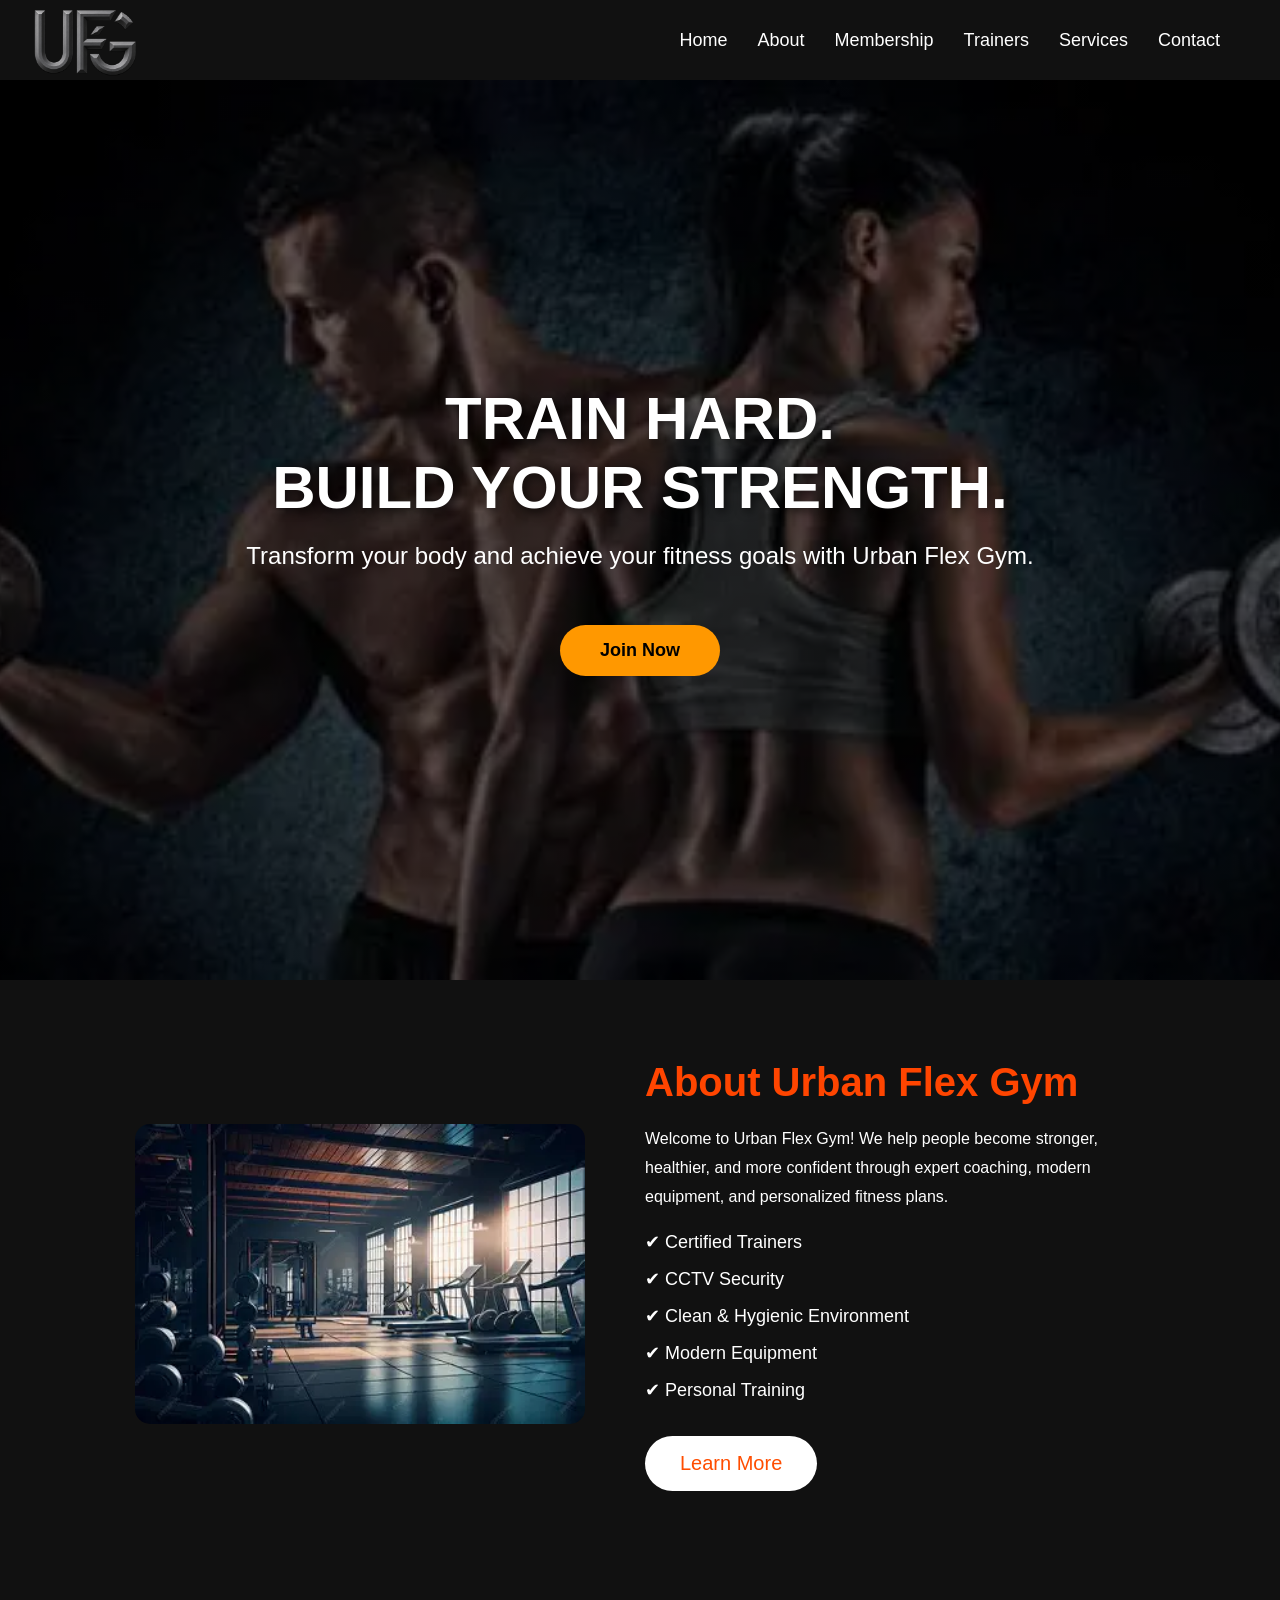
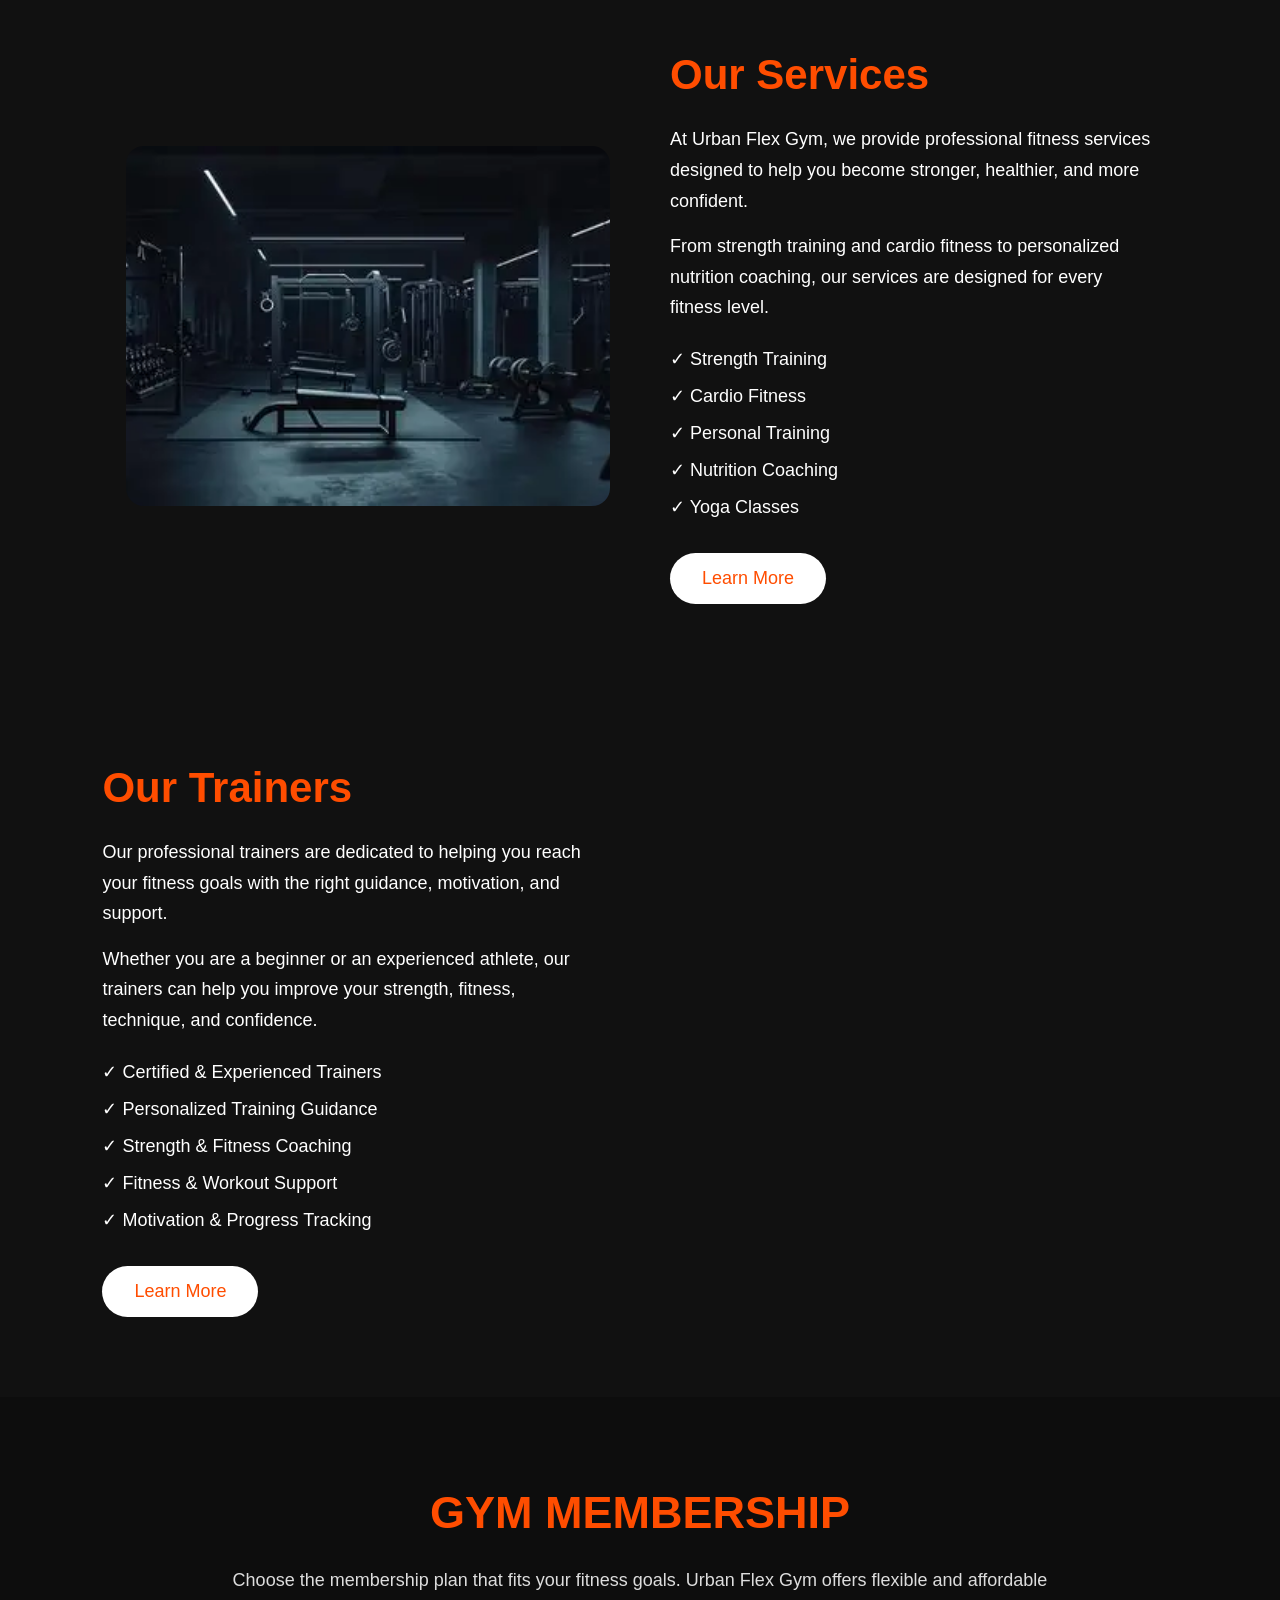
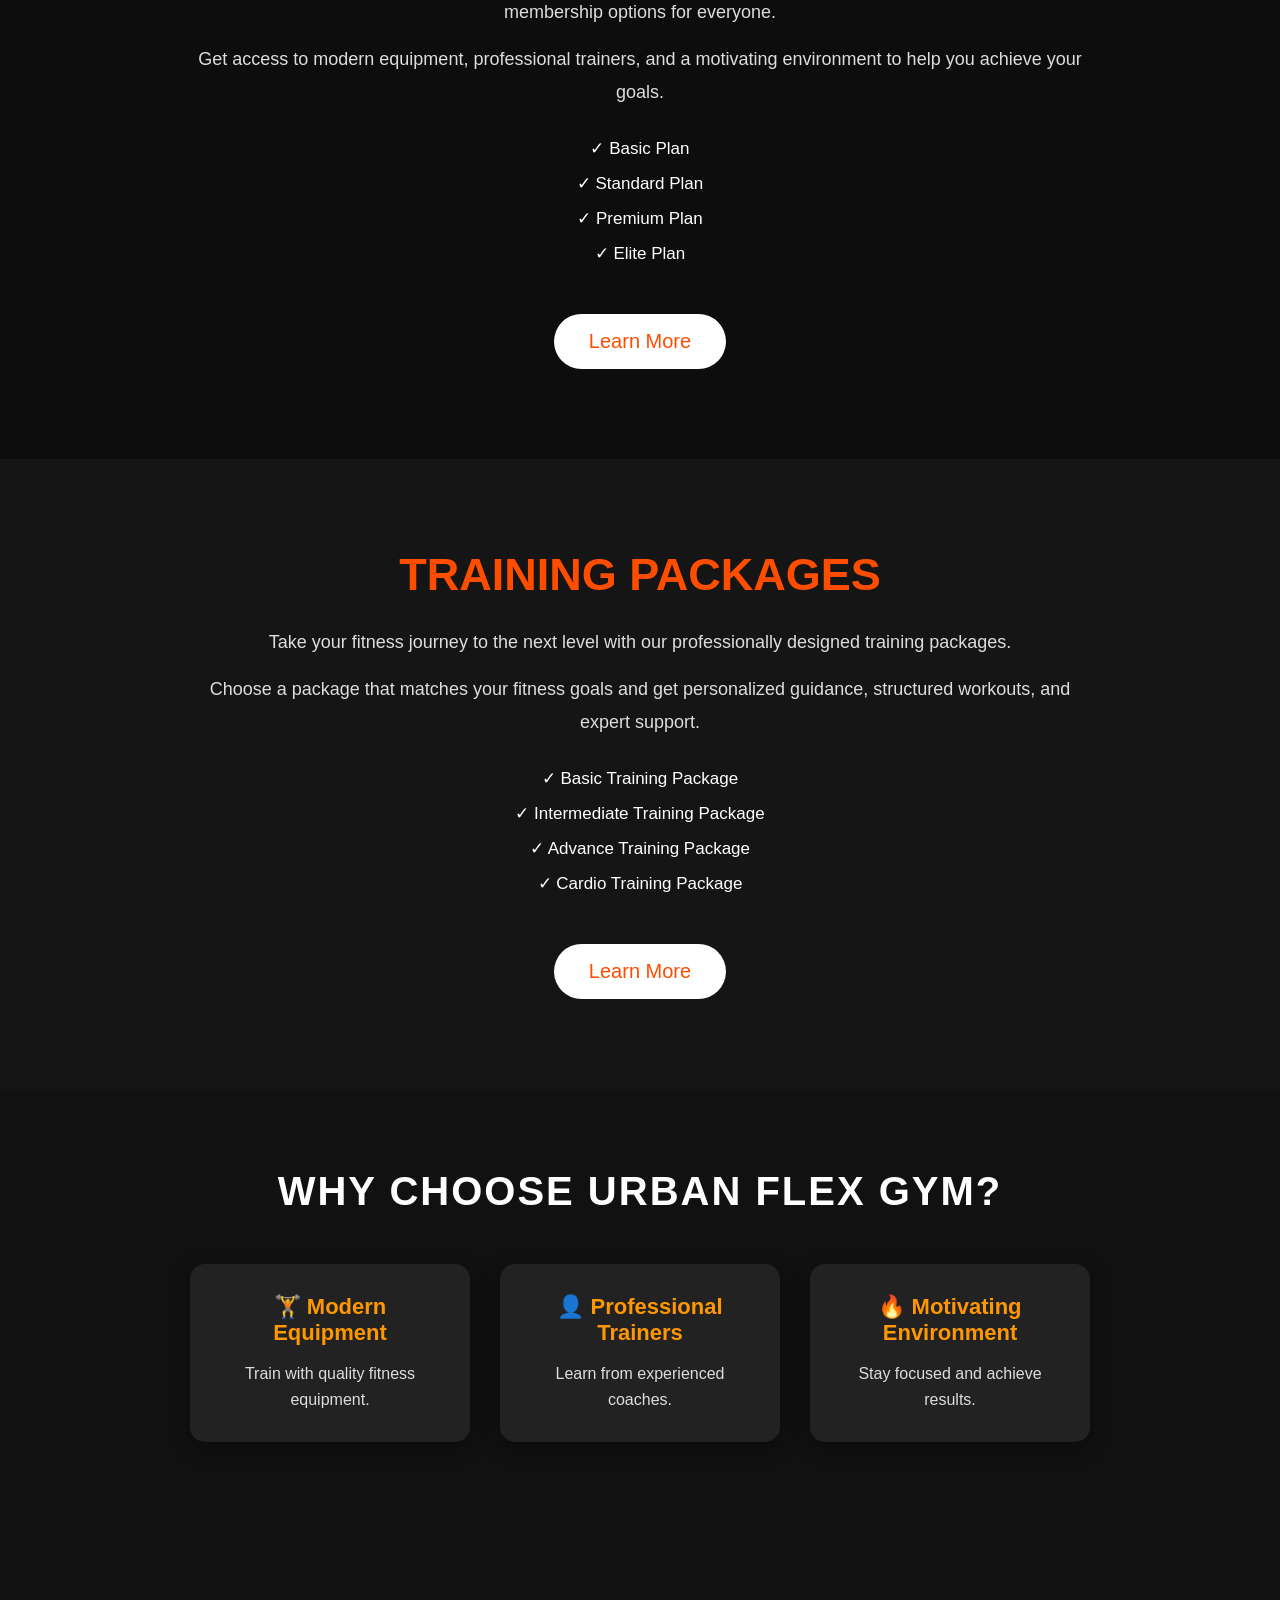
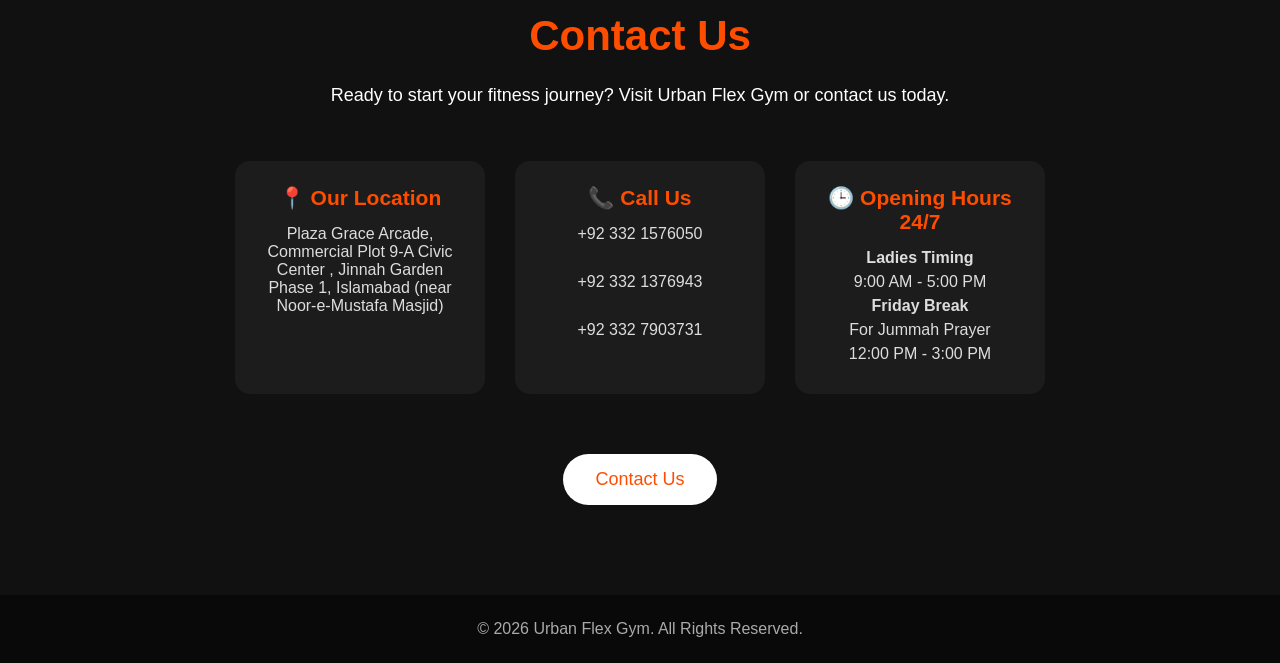
<file: index.html>
<!DOCTYPE html>
<html lang="en">
<head>
    <meta charset="UTF-8">
    <meta name="viewport" content="width=device-width, initial-scale=1.0">
<meta name="google-site-verification" content="y9gBhtFaZwi6JfoP0BwdOhjA98T_vJ7rbTyZYA4Ba1g" />
    <title>URBAN FLEX GYM</title>
    <link rel="stylesheet" href="style.css">
</head>
<body>

<nav>
 <h2 class="logo">UFG <span>Urban Flex Gym</span></h2>
        <header>
    <nav class="navbar">
        <div class="logo">
            <img src="ufg.png" alt="Urban Flex Gym logo" class="logo-img">
           </div>
        <ul class="nav-links">
            <li><a href="index.html">Home</a></li>
            <li><a href="about.html">About</a></li>
            <li><a href="membership packages.html">Membership</a></li>
            <li><a href="trainers.html">Trainers</a></li>
            <li><a href="services.html">Services</a></li>
            <li><a href="contact.html">Contact</a></li>
        </ul> 
    </nav>
</header>
</nav>
<section class="hero">

    <div class="hero-content">
        <h1>
TRAIN HARD.
<br>
BUILD YOUR STRENGTH.
</h1>


<p>
Transform your body and achieve your fitness goals with Urban Flex Gym.
</p>
<a href="contact.html" class="join-btn">
    Join Now
</a>

        
    </div>

</section>
<section class="about" id="about">

    <div class="about-image">
        <img src="OIP (1).webp" alt="Gym">
        
    </div>

    <div class="about-text">

        <h2>About Urban Flex Gym</h2>

        <p>
            Welcome to Urban Flex Gym! We help people become stronger,
            healthier, and more confident through expert coaching,
            modern equipment, and personalized fitness plans.
        </p>

        <ul>
            <li>✔ Certified Trainers</li>
            <li>✔ CCTV Security</li>
            <li>✔ Clean & Hygienic Environment</li>
            <li>✔ Modern Equipment</li>
            <li>✔ Personal Training</li>

        </ul>

        <a href="about.html" class="learn-more">Learn More</a>

    </div>

</section>
<!-- Services Section -->
<section class="services-section">

    <div class="services-image">
        <img src="OIP (2).webp" alt="Urban Flex Gym Services">
    </div>

    <div class="services-content">

        <h2>Our Services</h2>

        <p>
            At Urban Flex Gym, we provide professional fitness services
            designed to help you become stronger, healthier, and more confident.
        </p>

        <p>
            From strength training and cardio fitness to personalized
            nutrition coaching, our services are designed for every fitness level.
        </p>

        <ul>
            <li>✓ Strength Training</li>
            <li>✓ Cardio Fitness</li>
            <li>✓ Personal Training</li>
            <li>✓ Nutrition Coaching</li>
            
            <li>✓ Yoga Classes</li>
        </ul>

        <a href="services.html" class="learn-more">
            Learn More
        </a>

    </div>

</section>
<!-- Trainers Section -->
<section class="trainers-section">

    

    <div class="trainers-content">

        <h2>Our Trainers</h2>

        <p>
            Our professional trainers are dedicated to helping you reach
            your fitness goals with the right guidance, motivation, and support.
        </p>

        <p>
            Whether you are a beginner or an experienced athlete, our trainers
            can help you improve your strength, fitness, technique, and confidence.
        </p>

        <ul>
            <li>✓ Certified & Experienced Trainers</li>
            <li>✓ Personalized Training Guidance</li>
            <li>✓ Strength & Fitness Coaching</li>
            
            <li>✓ Fitness & Workout Support</li>
            <li>✓ Motivation & Progress Tracking</li>
        </ul>

        <a href="trainers.html" class="learn-more">
            Learn More
        </a>

    </div>

</section>

    
<!-- Membership Section -->
<section class="membership-section">

    <div class="membership-content">

        <h2>Gym Membership</h2>

        <p>
            Choose the membership plan that fits your fitness goals.
            Urban Flex Gym offers flexible and affordable membership
            options for everyone.
        </p>

        <p>
            Get access to modern equipment, professional trainers,
            and a motivating environment to help you achieve your goals.
        </p>

        <ul>
        
            
            <li>✓ Basic Plan</li>
            <li>✓ Standard Plan</li>
            <li>✓ Premium Plan</li>
            <li>✓ Elite Plan</li>
        </ul>

        <a href="membership packages.html" class="learn-more">
            Learn More
        </a>

    </div>

</section>
<!-- Training Packages Section -->
<section class="training-section">

    

    <div class="training-content">

        <h2>Training Packages</h2>

        <p>
            Take your fitness journey to the next level with our
            professionally designed training packages.
        </p>

        <p>
            Choose a package that matches your fitness goals and get
            personalized guidance, structured workouts, and expert support.
        </p>

        <ul>
            <li>✓ Basic Training Package</li>
            <li>✓ Intermediate Training Package</li>
            
            <li>✓ Advance Training Package</li>
            <li>✓ Cardio Training Package</li>
    
        </ul>

        <a href="membership packages.html" class="learn-more">
            Learn More
        </a>

    </div>

</section>
<!-- Why Choose Us -->


<section class="why-us">


<h2>
Why Choose Urban Flex Gym?
</h2>


<div class="why-container">


<div>
<h3>🏋 Modern Equipment</h3>
<p>Train with quality fitness equipment.</p>
</div>



<div>
<h3>👤 Professional Trainers</h3>
<p>Learn from experienced coaches.</p>
</div>



<div>
<h3>🔥 Motivating Environment</h3>
<p>Stay focused and achieve results.</p>
</div>



</div>


</section>

<!-- Contact Us Section -->
<section class="contact-section">

    <div class="contact-content">

        <h2>Contact Us</h2>

        <p>
            Ready to start your fitness journey?
            Visit Urban Flex Gym or contact us today.
        </p>

        <div class="contact-info">

            <div class="contact-item">
                <h3>📍 Our Location</h3>
                <p>Plaza Grace Arcade,
                    Commercial Plot 9-A 
                    Civic Center ,
                    Jinnah Garden Phase 1, Islamabad
                    (near Noor-e-Mustafa Masjid)</p>
            </div>
 <div class="contact-item">
                <h3>📞 Call Us</h3>
                <p>+92 332 1576050</p><br>
                <p>+92 332 1376943</p><br>
                <p>+92 332 7903731</p>
            </div>

            
            <div class="contact-item">
    <h3>🕒 Opening Hours 24/7</h3>

    <p><strong>Ladies Timing</strong></p>
    <p>9:00 AM - 5:00 PM</p>

    <p><strong>Friday Break</strong>
    <p>For Jummah Prayer</p>
    <P>12:00 PM - 3:00 PM</P>
     </div>

            

</div>
<a href="contact.html" class="learn-more">
            Contact Us
        </a>

    </div>
</section>
<footer>

<p>
© 2026 Urban Flex Gym. All Rights Reserved.
</p>

</footer>



</body>

</html>
</file>
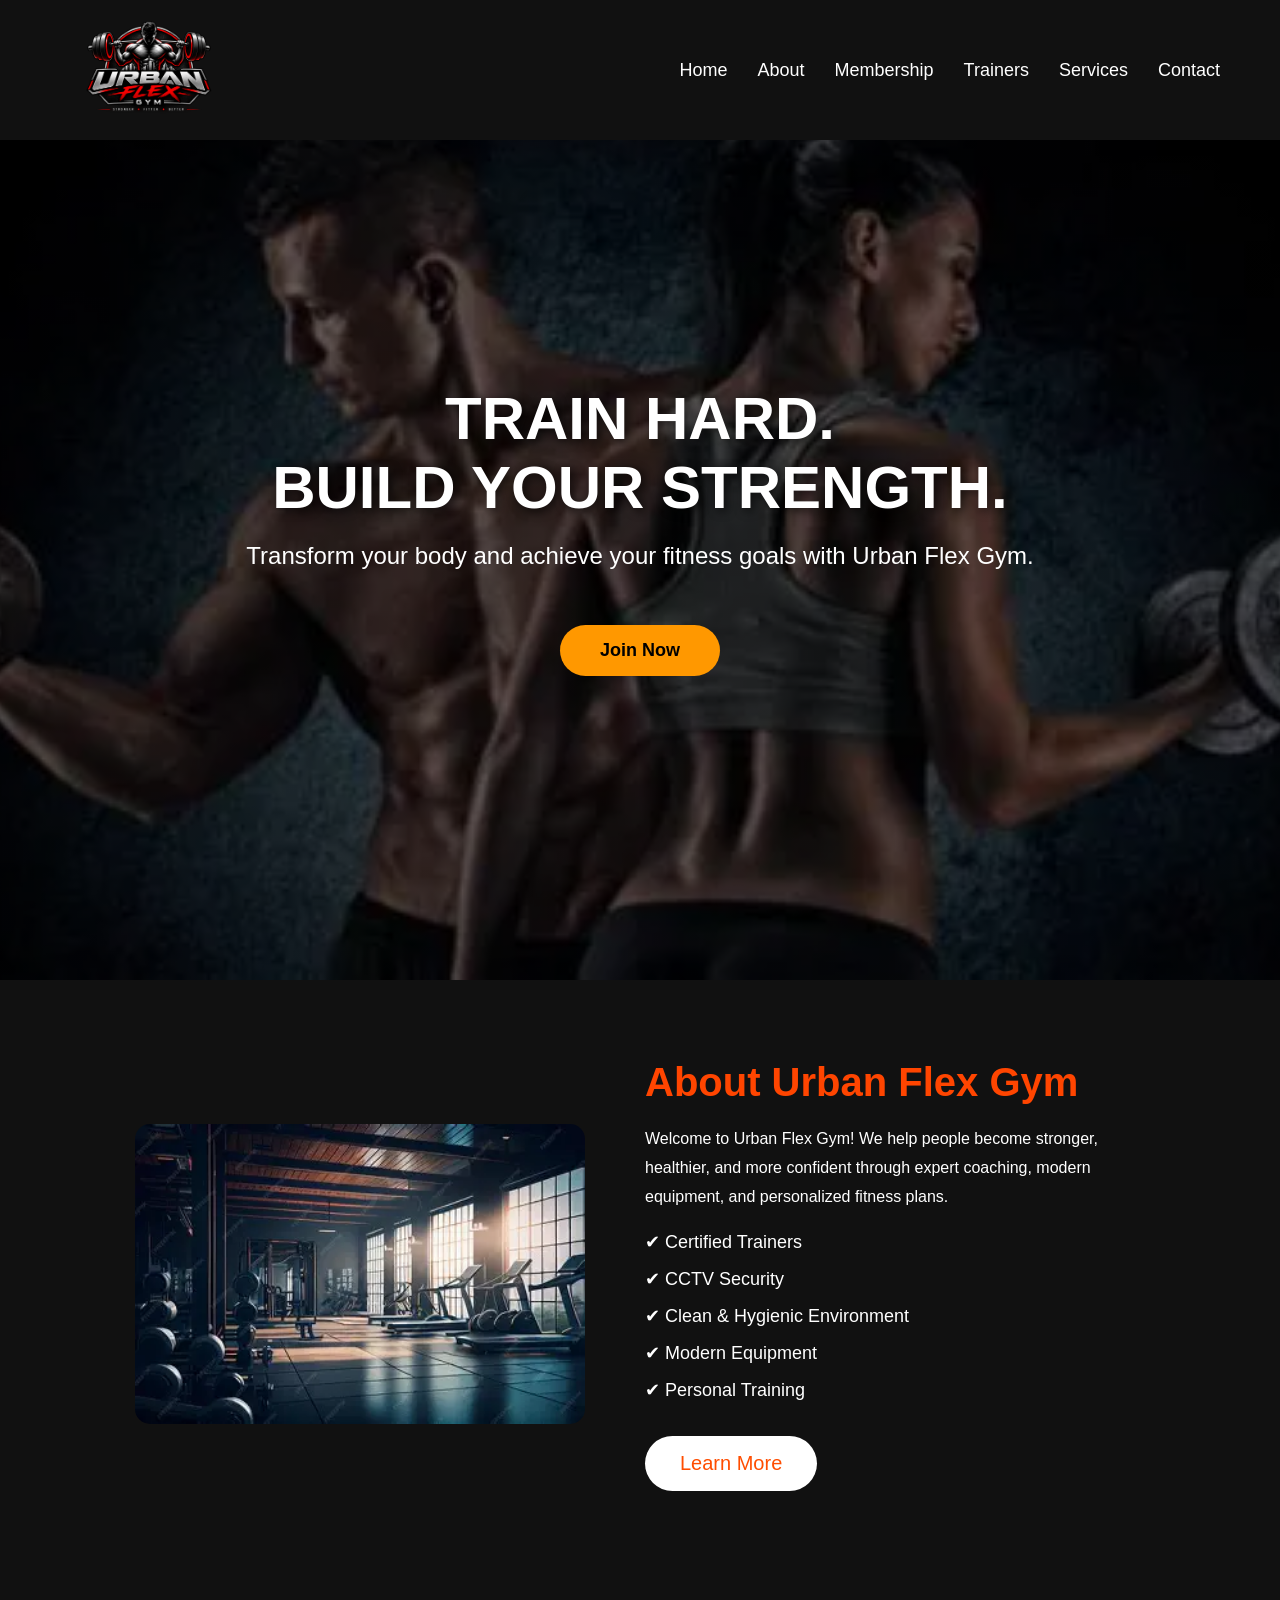
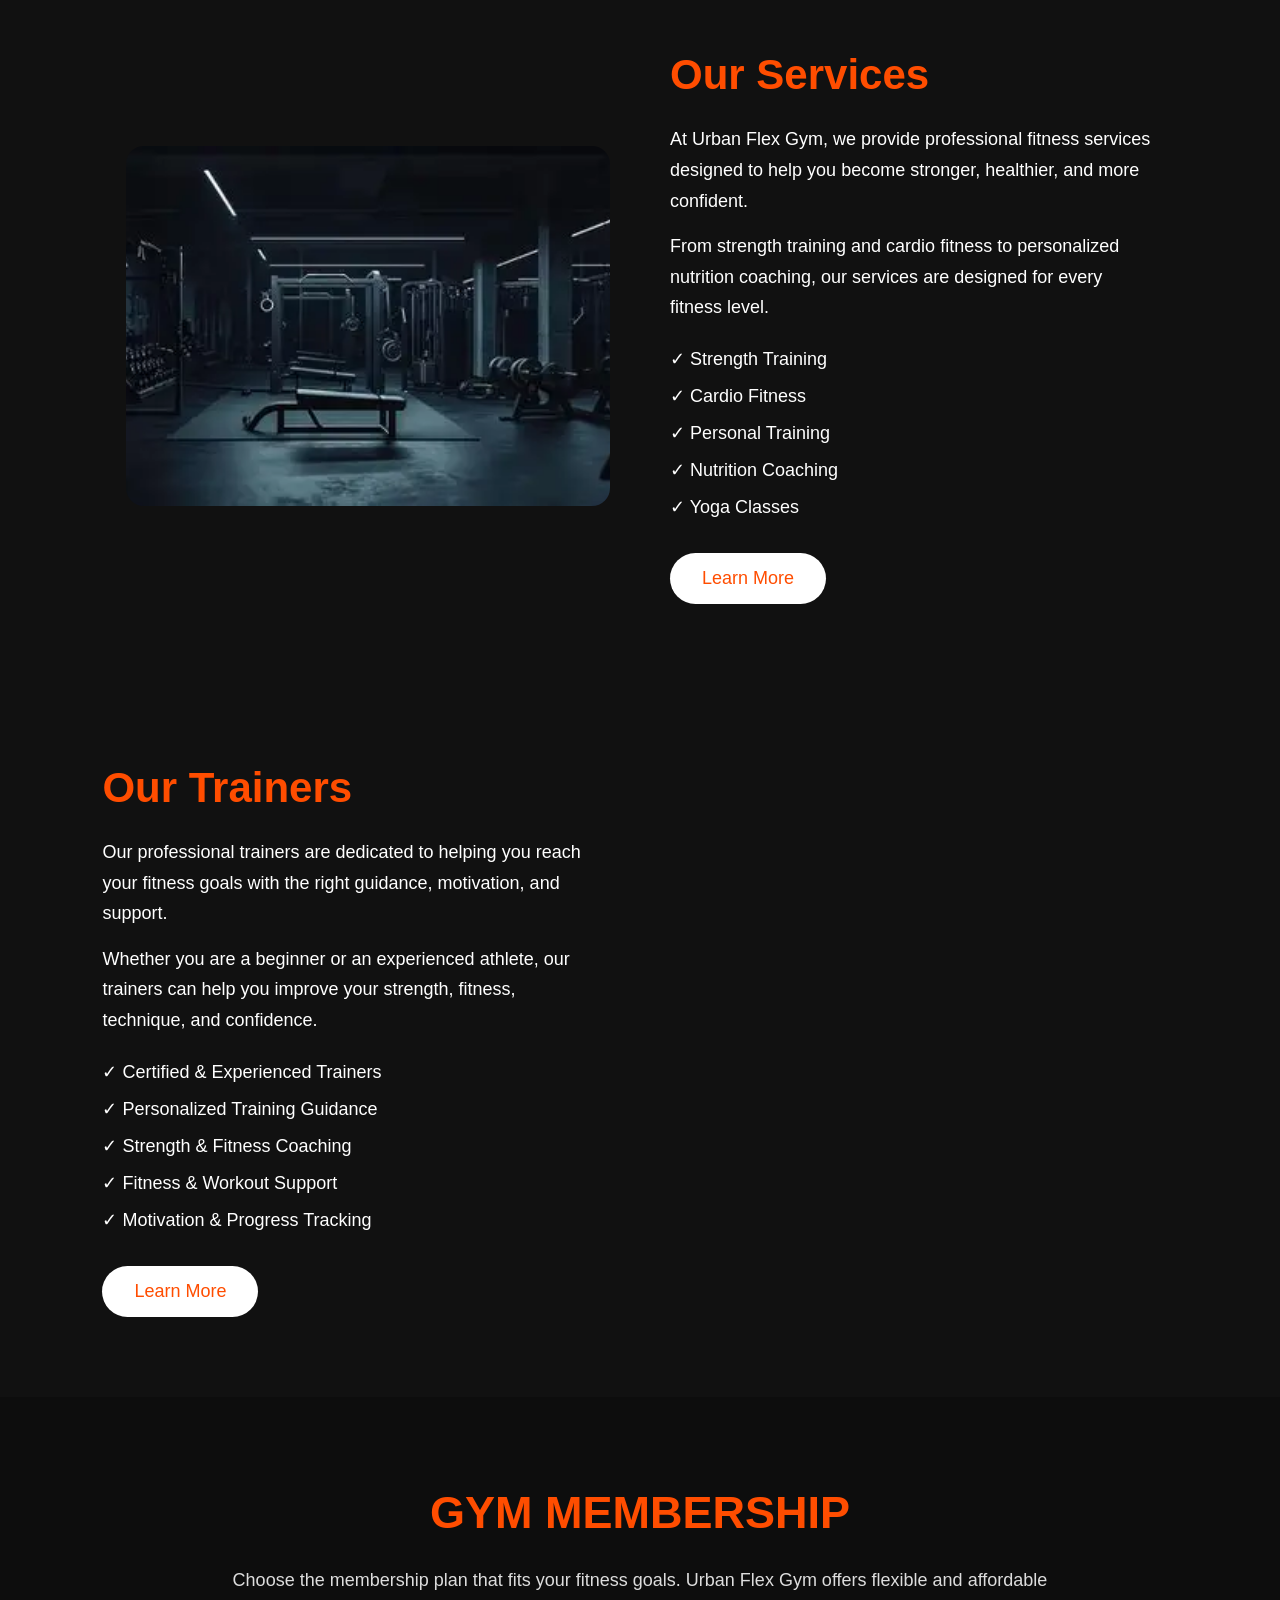
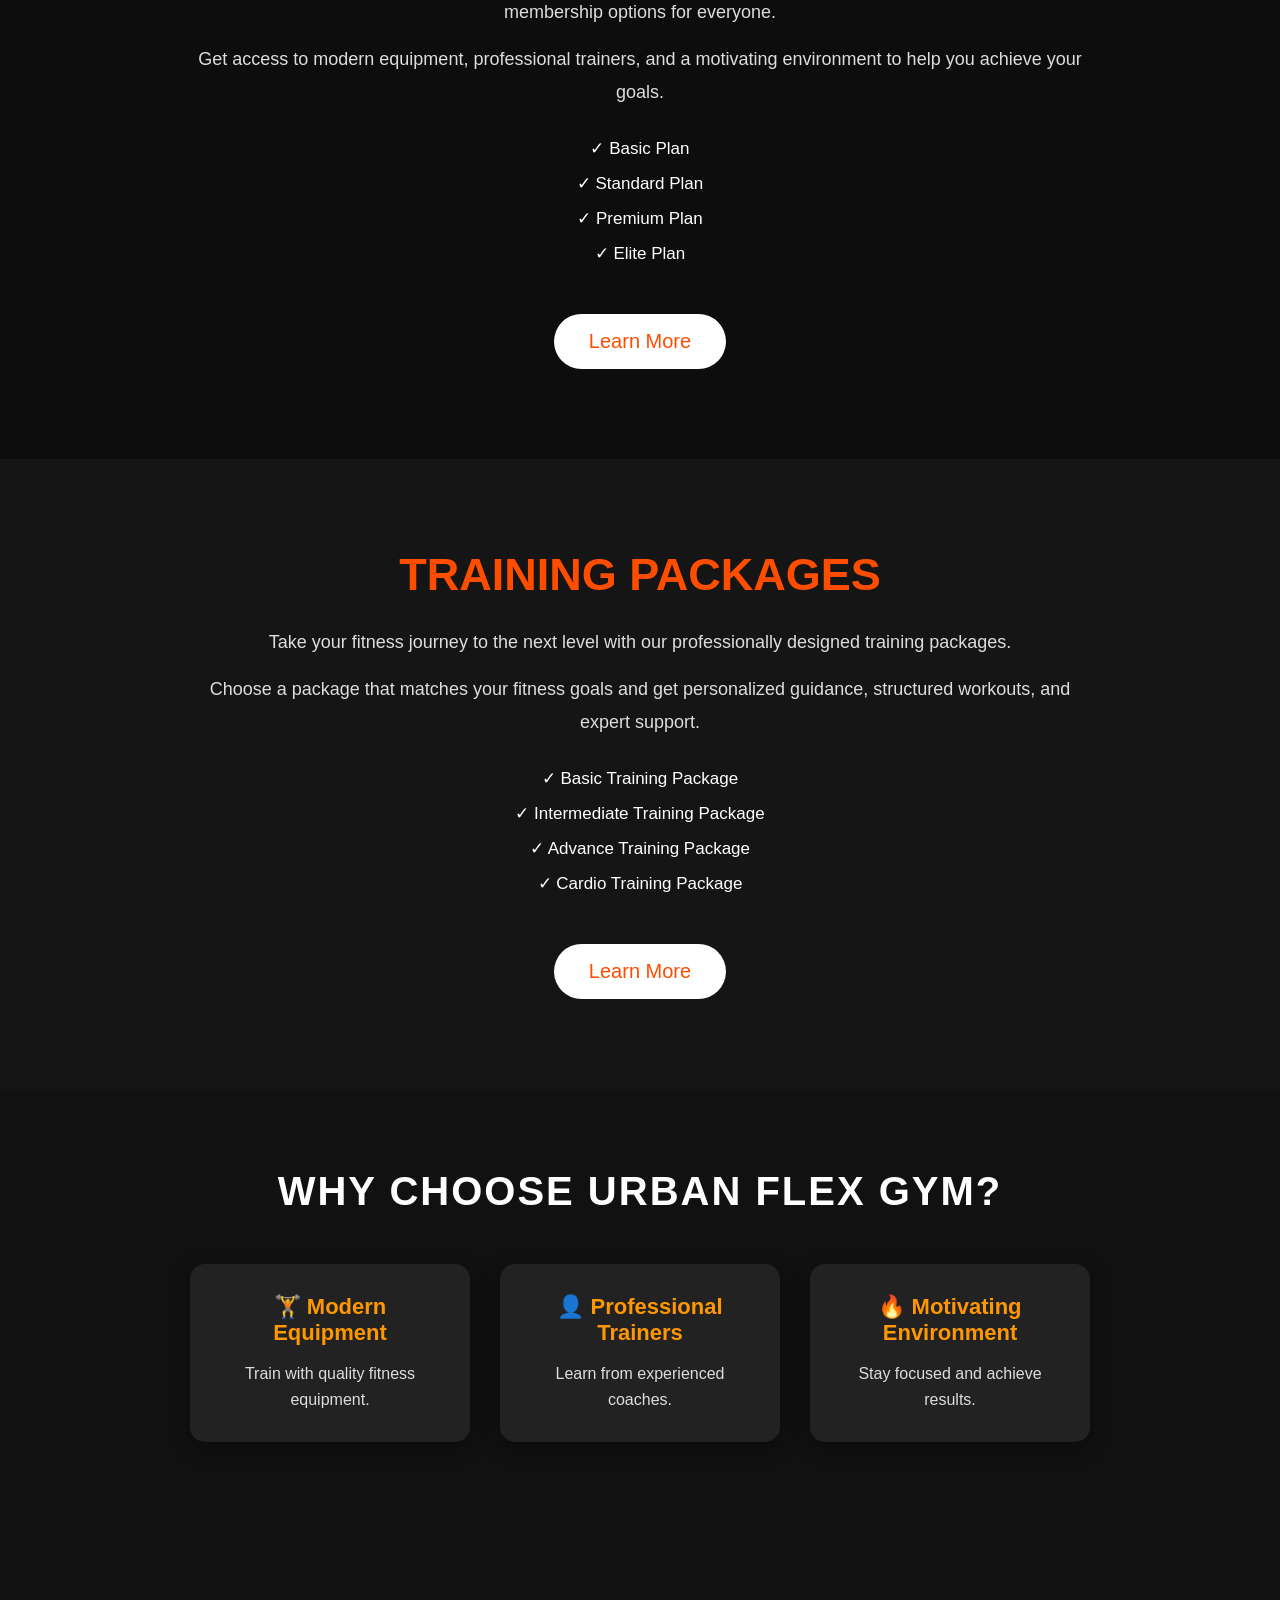
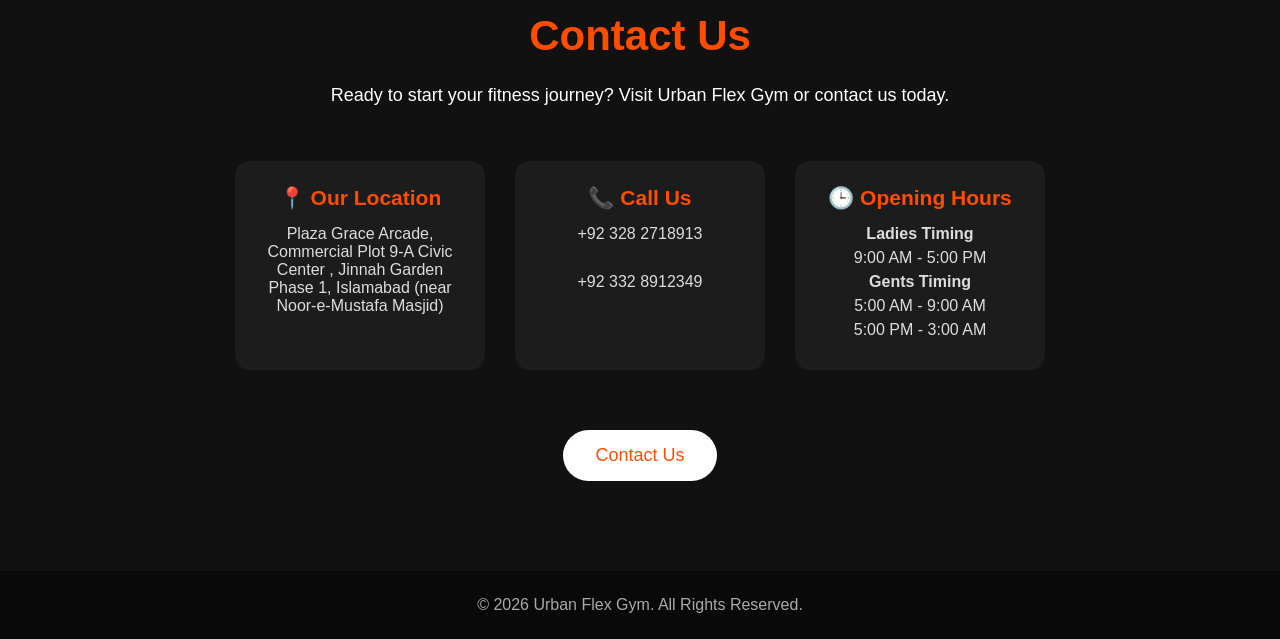
<file: urbna flex gym/index.html>
<!DOCTYPE html>
<html lang="en">
<head>
    <meta charset="UTF-8">
    <meta name="viewport" content="width=device-width, initial-scale=1.0">
<meta name="google-site-verification" content="weTtKUM1qJ87D17alqVqBYhVc2cQ7utXFY-YuEpx-UY" />
    <title>URBAN FLEX GYM</title>
    <link rel="stylesheet" href="style.css">
</head>
<body>

<nav>
 <h2 class="logo">UFG <span>Urban Flex Gym</span></h2>
        <header>
    <nav class="navbar">
        <div class="logo">
            <img src="565ece31-063a-4059-86ee-0f051c8fa37d.png" alt="Urban Flex Gym logo" class="logo-img">
           </div>
        <ul class="nav-links">
            <li><a href="index.html">Home</a></li>
            <li><a href="about.html">About</a></li>
            <li><a href="membership packages.html">Membership</a></li>
            <li><a href="trainers.html">Trainers</a></li>
            <li><a href="services.html">Services</a></li>
            <li><a href="contact.html">Contact</a></li>
        </ul> 
    </nav>
</header>
</nav>
<section class="hero">

    <div class="hero-content">
        <h1>
TRAIN HARD.
<br>
BUILD YOUR STRENGTH.
</h1>


<p>
Transform your body and achieve your fitness goals with Urban Flex Gym.
</p>
<a href="contact.html" class="join-btn">
    Join Now
</a>

        
    </div>

</section>
<section class="about" id="about">

    <div class="about-image">
        <img src="OIP (1).webp" alt="Gym">
        
    </div>

    <div class="about-text">

        <h2>About Urban Flex Gym</h2>

        <p>
            Welcome to Urban Flex Gym! We help people become stronger,
            healthier, and more confident through expert coaching,
            modern equipment, and personalized fitness plans.
        </p>

        <ul>
            <li>✔ Certified Trainers</li>
            <li>✔ CCTV Security</li>
            <li>✔ Clean & Hygienic Environment</li>
            <li>✔ Modern Equipment</li>
            <li>✔ Personal Training</li>

        </ul>

        <a href="about.html" class="learn-more">Learn More</a>

    </div>

</section>
<!-- Services Section -->
<section class="services-section">

    <div class="services-image">
        <img src="OIP (2).webp" alt="Urban Flex Gym Services">
    </div>

    <div class="services-content">

        <h2>Our Services</h2>

        <p>
            At Urban Flex Gym, we provide professional fitness services
            designed to help you become stronger, healthier, and more confident.
        </p>

        <p>
            From strength training and cardio fitness to personalized
            nutrition coaching, our services are designed for every fitness level.
        </p>

        <ul>
            <li>✓ Strength Training</li>
            <li>✓ Cardio Fitness</li>
            <li>✓ Personal Training</li>
            <li>✓ Nutrition Coaching</li>
            
            <li>✓ Yoga Classes</li>
        </ul>

        <a href="services.html" class="learn-more">
            Learn More
        </a>

    </div>

</section>
<!-- Trainers Section -->
<section class="trainers-section">

    

    <div class="trainers-content">

        <h2>Our Trainers</h2>

        <p>
            Our professional trainers are dedicated to helping you reach
            your fitness goals with the right guidance, motivation, and support.
        </p>

        <p>
            Whether you are a beginner or an experienced athlete, our trainers
            can help you improve your strength, fitness, technique, and confidence.
        </p>

        <ul>
            <li>✓ Certified & Experienced Trainers</li>
            <li>✓ Personalized Training Guidance</li>
            <li>✓ Strength & Fitness Coaching</li>
            
            <li>✓ Fitness & Workout Support</li>
            <li>✓ Motivation & Progress Tracking</li>
        </ul>

        <a href="trainers.html" class="learn-more">
            Learn More
        </a>

    </div>

</section>

    
<!-- Membership Section -->
<section class="membership-section">

    <div class="membership-content">

        <h2>Gym Membership</h2>

        <p>
            Choose the membership plan that fits your fitness goals.
            Urban Flex Gym offers flexible and affordable membership
            options for everyone.
        </p>

        <p>
            Get access to modern equipment, professional trainers,
            and a motivating environment to help you achieve your goals.
        </p>

        <ul>
        
            
            <li>✓ Basic Plan</li>
            <li>✓ Standard Plan</li>
            <li>✓ Premium Plan</li>
            <li>✓ Elite Plan</li>
        </ul>

        <a href="membership packages.html" class="learn-more">
            Learn More
        </a>

    </div>

</section>
<!-- Training Packages Section -->
<section class="training-section">

    

    <div class="training-content">

        <h2>Training Packages</h2>

        <p>
            Take your fitness journey to the next level with our
            professionally designed training packages.
        </p>

        <p>
            Choose a package that matches your fitness goals and get
            personalized guidance, structured workouts, and expert support.
        </p>

        <ul>
            <li>✓ Basic Training Package</li>
            <li>✓ Intermediate Training Package</li>
            
            <li>✓ Advance Training Package</li>
            <li>✓ Cardio Training Package</li>
    
        </ul>

        <a href="membership packages.html" class="learn-more">
            Learn More
        </a>

    </div>

</section>
<!-- Why Choose Us -->


<section class="why-us">


<h2>
Why Choose Urban Flex Gym?
</h2>


<div class="why-container">


<div>
<h3>🏋 Modern Equipment</h3>
<p>Train with quality fitness equipment.</p>
</div>



<div>
<h3>👤 Professional Trainers</h3>
<p>Learn from experienced coaches.</p>
</div>



<div>
<h3>🔥 Motivating Environment</h3>
<p>Stay focused and achieve results.</p>
</div>



</div>


</section>

<!-- Contact Us Section -->
<section class="contact-section">

    <div class="contact-content">

        <h2>Contact Us</h2>

        <p>
            Ready to start your fitness journey?
            Visit Urban Flex Gym or contact us today.
        </p>

        <div class="contact-info">

            <div class="contact-item">
                <h3>📍 Our Location</h3>
                <p>Plaza Grace Arcade,
                    Commercial Plot 9-A 
                    Civic Center ,
                    Jinnah Garden Phase 1, Islamabad
                    (near Noor-e-Mustafa Masjid)</p>
            </div>

            <div class="contact-item">
                <h3>📞 Call Us</h3>
                <p>+92 328 2718913</p><br>
                <p>+92 332 8912349</p>
            </div>

            
            <div class="contact-item">
    <h3>🕒 Opening Hours</h3>

    <p><strong>Ladies Timing</strong></p>
    <p>9:00 AM - 5:00 PM</p>

    <p><strong>Gents Timing</strong></p>
    <p>5:00 AM - 9:00 AM</p>
    <P>5:00 PM - 3:00 AM </P>
     </div>

</div>
<a href="contact.html" class="learn-more">
            Contact Us
        </a>

    </div>
</section>
<footer>

<p>
© 2026 Urban Flex Gym. All Rights Reserved.
</p>

</footer>



</body>

</html>
</file>
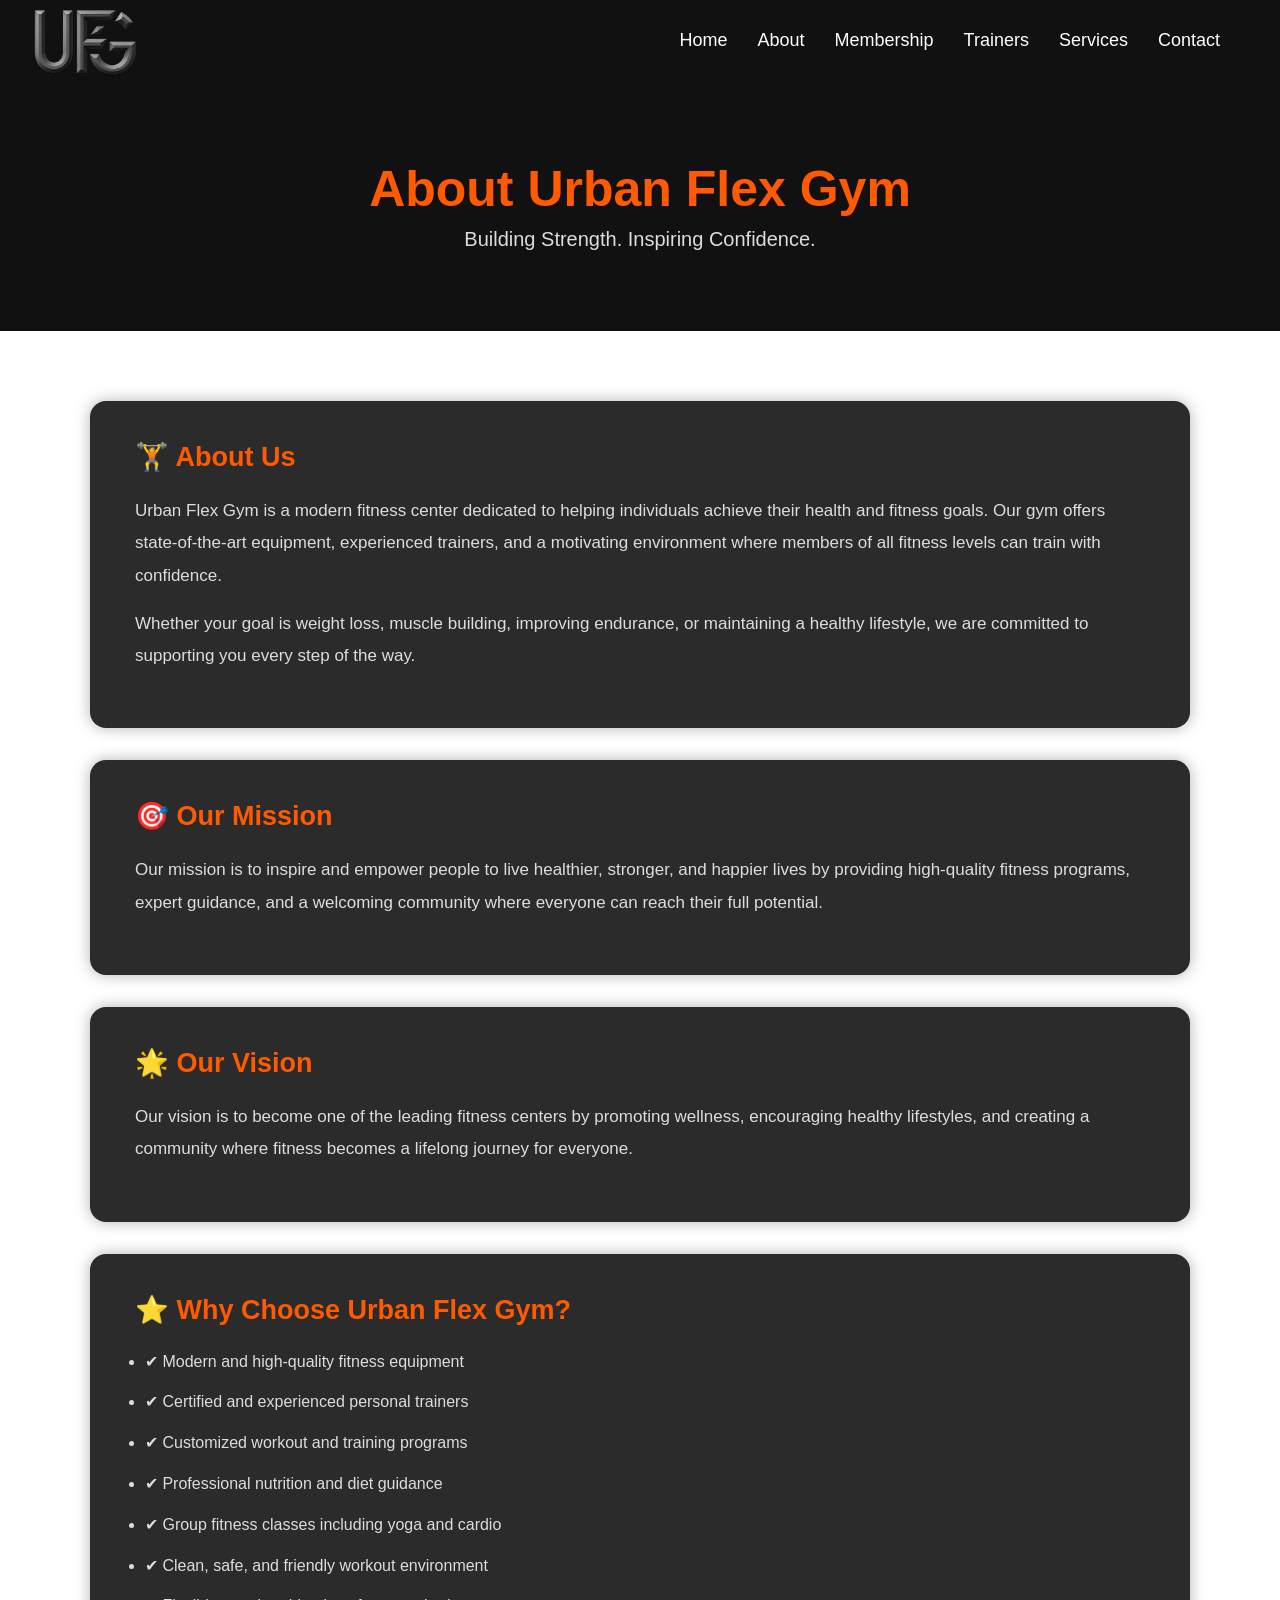
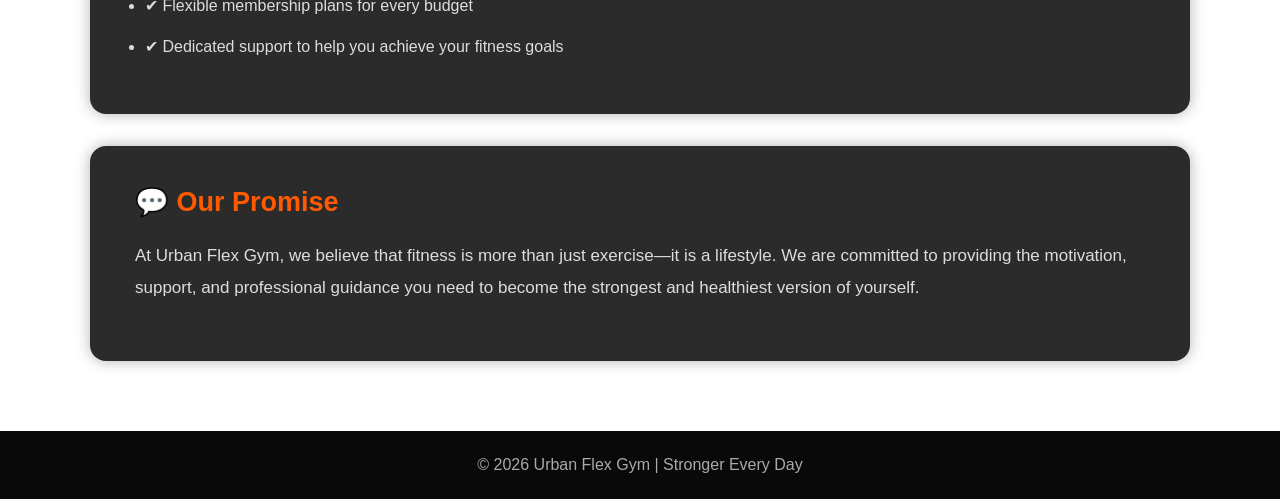
<file: about.html>
<!DOCTYPE html>
<html>
<head>
<meta charset="UTF-8">
    <meta name="viewport" content="width=device-width, initial-scale=1.0">
    <title>About Us</title>
    <link rel="stylesheet" href="style.css">
</head>
<body>
<header>
    <nav class="navbar">
        <div class="logo">
            <img src="ufg.png" alt="Urban Flex Gym logo" class="logo-img">
           </div>

        <ul class="nav-links">
            <li><a href="index.html">Home</a></li>
            <li><a href="about.html">About</a></li>
            <li><a href="membership packages.html">Membership</a></li>
            <li><a href="trainers.html">Trainers</a></li>
            <li><a href="services.html">Services</a></li>
            <li><a href="contact.html">Contact</a></li>
        </ul>
    </nav>
</header>

<section class="page-banner">
    <h1>About Urban Flex Gym</h1>
    <p>Building Strength. Inspiring Confidence.</p>
</section>

<!-- About Section -->

<section class="about-page">

    <div class="about-card">

        <h2>🏋️ About Us</h2>

        <p>
            Urban Flex Gym is a modern fitness center dedicated to helping
            individuals achieve their health and fitness goals.
            Our gym offers state-of-the-art equipment, experienced trainers,
            and a motivating environment where members of all fitness levels
            can train with confidence.
        </p>

        <p>
            Whether your goal is weight loss, muscle building,
            improving endurance, or maintaining a healthy lifestyle,
            we are committed to supporting you every step of the way.
        </p>

    </div>


    <div class="about-card">

        <h2>🎯 Our Mission</h2>

        <p>
            Our mission is to inspire and empower people to live healthier,
            stronger, and happier lives by providing high-quality fitness
            programs, expert guidance, and a welcoming community where
            everyone can reach their full potential.
        </p>

    </div>


    <div class="about-card">

        <h2>🌟 Our Vision</h2>

        <p>
            Our vision is to become one of the leading fitness centers by
            promoting wellness, encouraging healthy lifestyles, and creating
            a community where fitness becomes a lifelong journey for everyone.
        </p>

    </div>


    <div class="about-card">

        <h2>⭐ Why Choose Urban Flex Gym?</h2>

        <ul>
            <li>✔ Modern and high-quality fitness equipment</li>
            <li>✔ Certified and experienced personal trainers</li>
            <li>✔ Customized workout and training programs</li>
            <li>✔ Professional nutrition and diet guidance</li>
            <li>✔ Group fitness classes including yoga and cardio</li>
            <li>✔ Clean, safe, and friendly workout environment</li>
            <li>✔ Flexible membership plans for every budget</li>
            <li>✔ Dedicated support to help you achieve your fitness goals</li>
        </ul>

    </div>


    <div class="about-card">

        <h2>💬 Our Promise</h2>

        <p>
            At Urban Flex Gym, we believe that fitness is more than just
            exercise—it is a lifestyle. We are committed to providing
            the motivation, support, and professional guidance you need
            to become the strongest and healthiest version of yourself.
        </p>

    </div>

</section>

<!-- Footer -->

<footer>
    <p>© 2026 Urban Flex Gym | Stronger Every Day</p>
</footer>

</body>
</html>
</file>
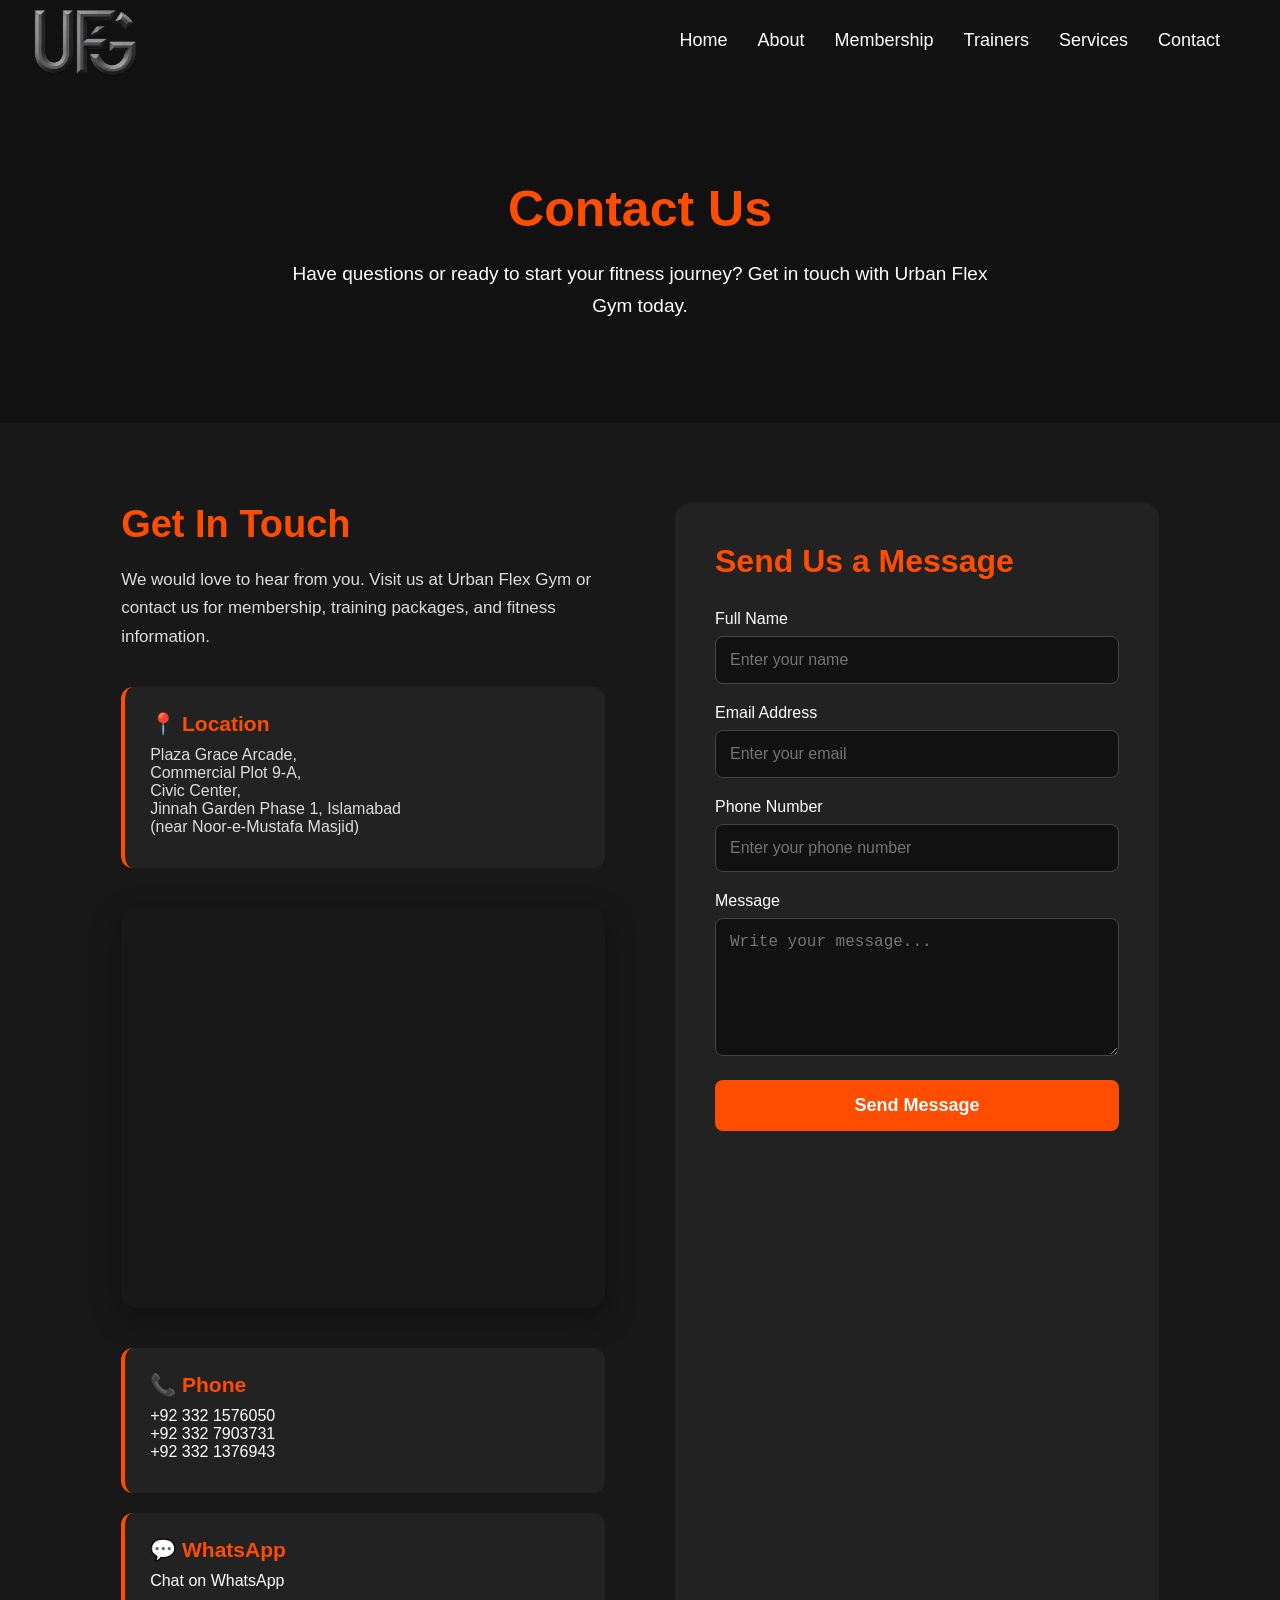
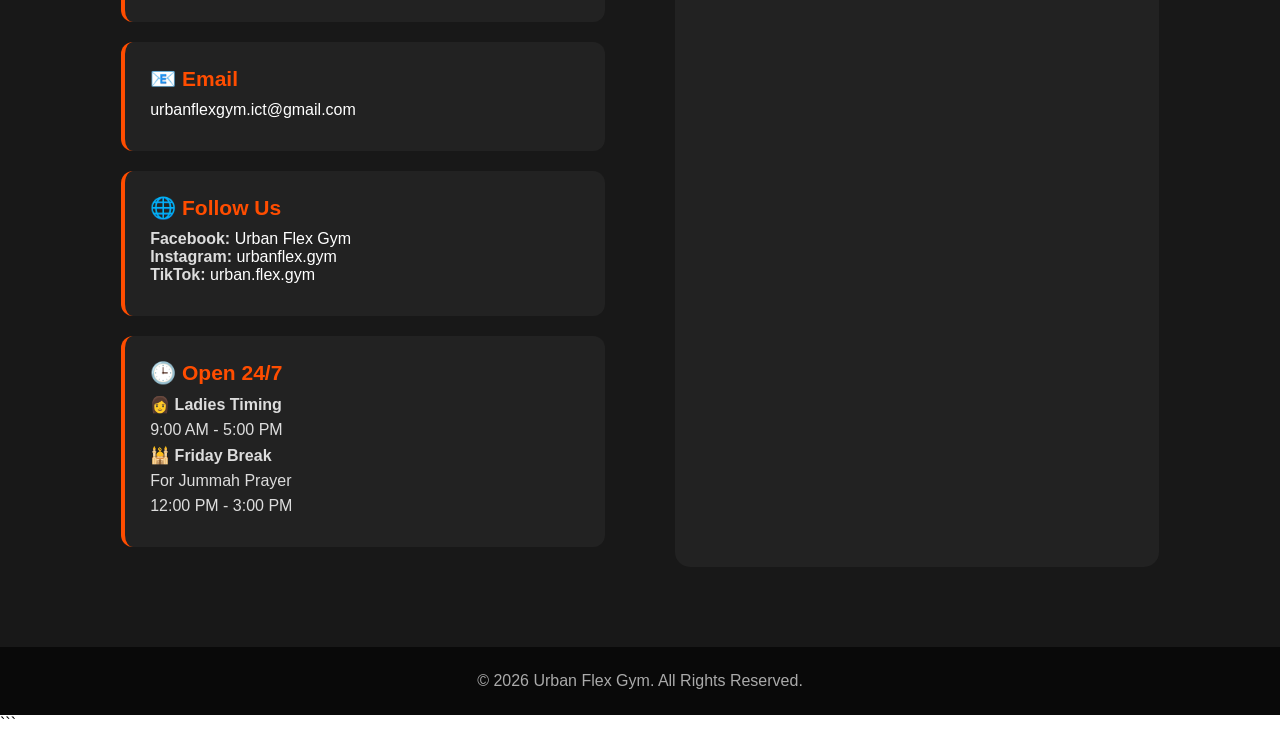
<file: contact.html>
<!DOCTYPE html>
<html lang="en">

<head>
    <meta charset="UTF-8">
    <meta name="viewport" content="width=device-width, initial-scale=1.0">

    <title>Urban Flex Gym - Contact Us</title>

    <link rel="stylesheet" href="style.css">
</head>

<body>

    <!-- Header -->
    <header>
        <nav class="navbar">

            <div class="logo">
                <img 
                    src="ufg.png" 
                    alt="Urban Flex Gym logo" 
                    class="logo-img"
                >
            </div>

            <ul class="nav-links">
                <li><a href="index.html">Home</a></li>
                <li><a href="about.html">About</a></li>
                <li><a href="membership packages.html">Membership</a></li>
                <li><a href="trainers.html">Trainers</a></li>
                <li><a href="services.html">Services</a></li>
                <li><a href="contact.html">Contact</a></li>
            </ul>

        </nav>
    </header>


    <!-- Contact Hero -->
    <section class="contact-hero">

        <h2>Contact Us</h2>

        <p>
            Have questions or ready to start your fitness journey?
            Get in touch with Urban Flex Gym today.
        </p>

    </section>


    <!-- Contact Main Section -->
    <section class="contact-page">

        <!-- Contact Information -->
        <div class="contact-details">

            <h2>Get In Touch</h2>

            <p>
                We would love to hear from you. Visit us at Urban Flex Gym
                or contact us for membership, training packages, and
                fitness information.
            </p>


            <!-- Location -->
            <div class="contact-box">

                <h3>📍 Location</h3>

                <p>
                    Plaza Grace Arcade,<br>
                    Commercial Plot 9-A,<br>
                    Civic Center,<br>
                    Jinnah Garden Phase 1, Islamabad<br>
                    (near Noor-e-Mustafa Masjid)
                </p>

            </div>


            <!-- Google Map -->
            <div class="map-container">

                <iframe 
                    src="https://www.google.com/maps/embed?pb=!1m18!1m12!1m3!1d3324.303968883086!2d73.17629607555007!3d33.571456173341936!2m3!1f0!2f0!3f0!3m2!1i1024!2i768!4f13.1!3m3!1m2!1s0x38dfed0c9544c7d5%3A0xc5000fa674a9a1af!2sUrban%20Flex%20Gym!5e0!3m2!1sen!2sus!4v1787162053956!5m2!1sen!2sus"
                    width="100%"
                    height="400"
                    style="border:0;"
                    allowfullscreen=""
                    loading="lazy"
                    referrerpolicy="strict-origin-when-cross-origin">
                </iframe>

            </div>


            <!-- Phone Numbers -->
            <div class="contact-box">

                <h3>📞 Phone</h3>

                <p>

                    <a href="tel:+92 332 1576050">
                        +92 332 1576050
                    </a>
                    <br>

                    <a href="tel:+92 332 7903731">
                        +92 332 7903731
                    </a>
                    <br>

                    <a href="tel:+92 332 1376943">
                        +92 332 1376943
                    </a>

                </p>

            </div>


            <!-- WhatsApp -->
            <div class="contact-box">

                <h3>💬 WhatsApp</h3>

                <p>

                    <a 
                        href="https://wa.me/923321576050"
                        target="_blank"
                        rel="noopener noreferrer">

                        Chat on WhatsApp
                    </a>

                </p>

            </div>


            <!-- Email -->
            <div class="contact-box">

                <h3>📧 Email</h3>

                <p>

                    <a href="mailto:urbanflexgym.ict@gmail.com">
                        urbanflexgym.ict@gmail.com
                    </a>

                </p>

            </div>


            <!-- Social Media -->
            <div class="contact-box">

                <h3>🌐 Follow Us</h3>

                <p>

                    <strong>Facebook:</strong>
                    <a 
                        href="https://facebook.com/UrbanFlex.gym"
                        target="_blank"
                        rel="noopener noreferrer">
                        Urban Flex Gym
                    </a>

                    <br>

                    <strong>Instagram:</strong>
                    <a 
                        href="https://instagram.com/urbanflex.gym"
                        target="_blank"
                        rel="noopener noreferrer">
                        urbanflex.gym
                    </a>

                    <br>

                    <strong>TikTok:</strong>
                    <a 
                        href="https://tiktok.com/@urban.flex.gym"
                        target="_blank"
                        rel="noopener noreferrer">
                        urban.flex.gym
                    </a>

                </p>

            </div>


            <!-- Gym Timings -->
            <div class="contact-box">

                <h3>🕒 Open 24/7</h3>

                <p>
                

                <p>
                    <strong>👩 Ladies Timing</strong>
                </p>

                <p>
                    9:00 AM - 5:00 PM
                </p>

                <p>
                    <strong>🕌 Friday Break</strong>

                </p>

                <p>For Jummah Prayer

                </p>

                <p>
                    12:00 PM - 3:00 PM
                </p>

            </div>

        </div>


        <!-- Contact Form -->
        <div class="contact-form">

            <h2>Send Us a Message</h2>

            <form 
                action="https://formsubmit.co/urbanflexgym.ict@gmail.com"
                method="POST">

                <!-- Email Subject -->
                <input 
                    type="hidden"
                    name="_subject"
                    value="New Message - Urban Flex Gym"
                >

                <!-- Disable Captcha -->
                <input 
                    type="hidden"
                    name="_captcha"
                    value="false"
                >

                <!-- Email Template -->
                <input 
                    type="hidden"
                    name="_template"
                    value="table"
                >


                <!-- Name -->
                <label for="name">
                    Full Name
                </label>

                <input
                    type="text"
                    id="name"
                    name="name"
                    placeholder="Enter your name"
                    required
                >


                <!-- Email -->
                <label for="email">
                    Email Address
                </label>

                <input
                    type="email"
                    id="email"
                    name="email"
                    placeholder="Enter your email"
                    required
                >


                <!-- Phone -->
                <label for="phone">
                    Phone Number
                </label>

                <input
                    type="tel"
                    id="phone"
                    name="phone"
                    placeholder="Enter your phone number"
                >


                <!-- Message -->
                <label for="message">
                    Message
                </label>

                <textarea
                    id="message"
                    name="message"
                    rows="6"
                    placeholder="Write your message..."
                    required
                ></textarea>


                <!-- Submit Button -->
                <button type="submit">
                    Send Message
                </button>

            </form>

        </div>

    </section>


    <!-- Footer -->
    <footer>

        <p>
            © 2026 Urban Flex Gym. All Rights Reserved.
        </p>

    </footer>

</body>

</html>
```
</file>
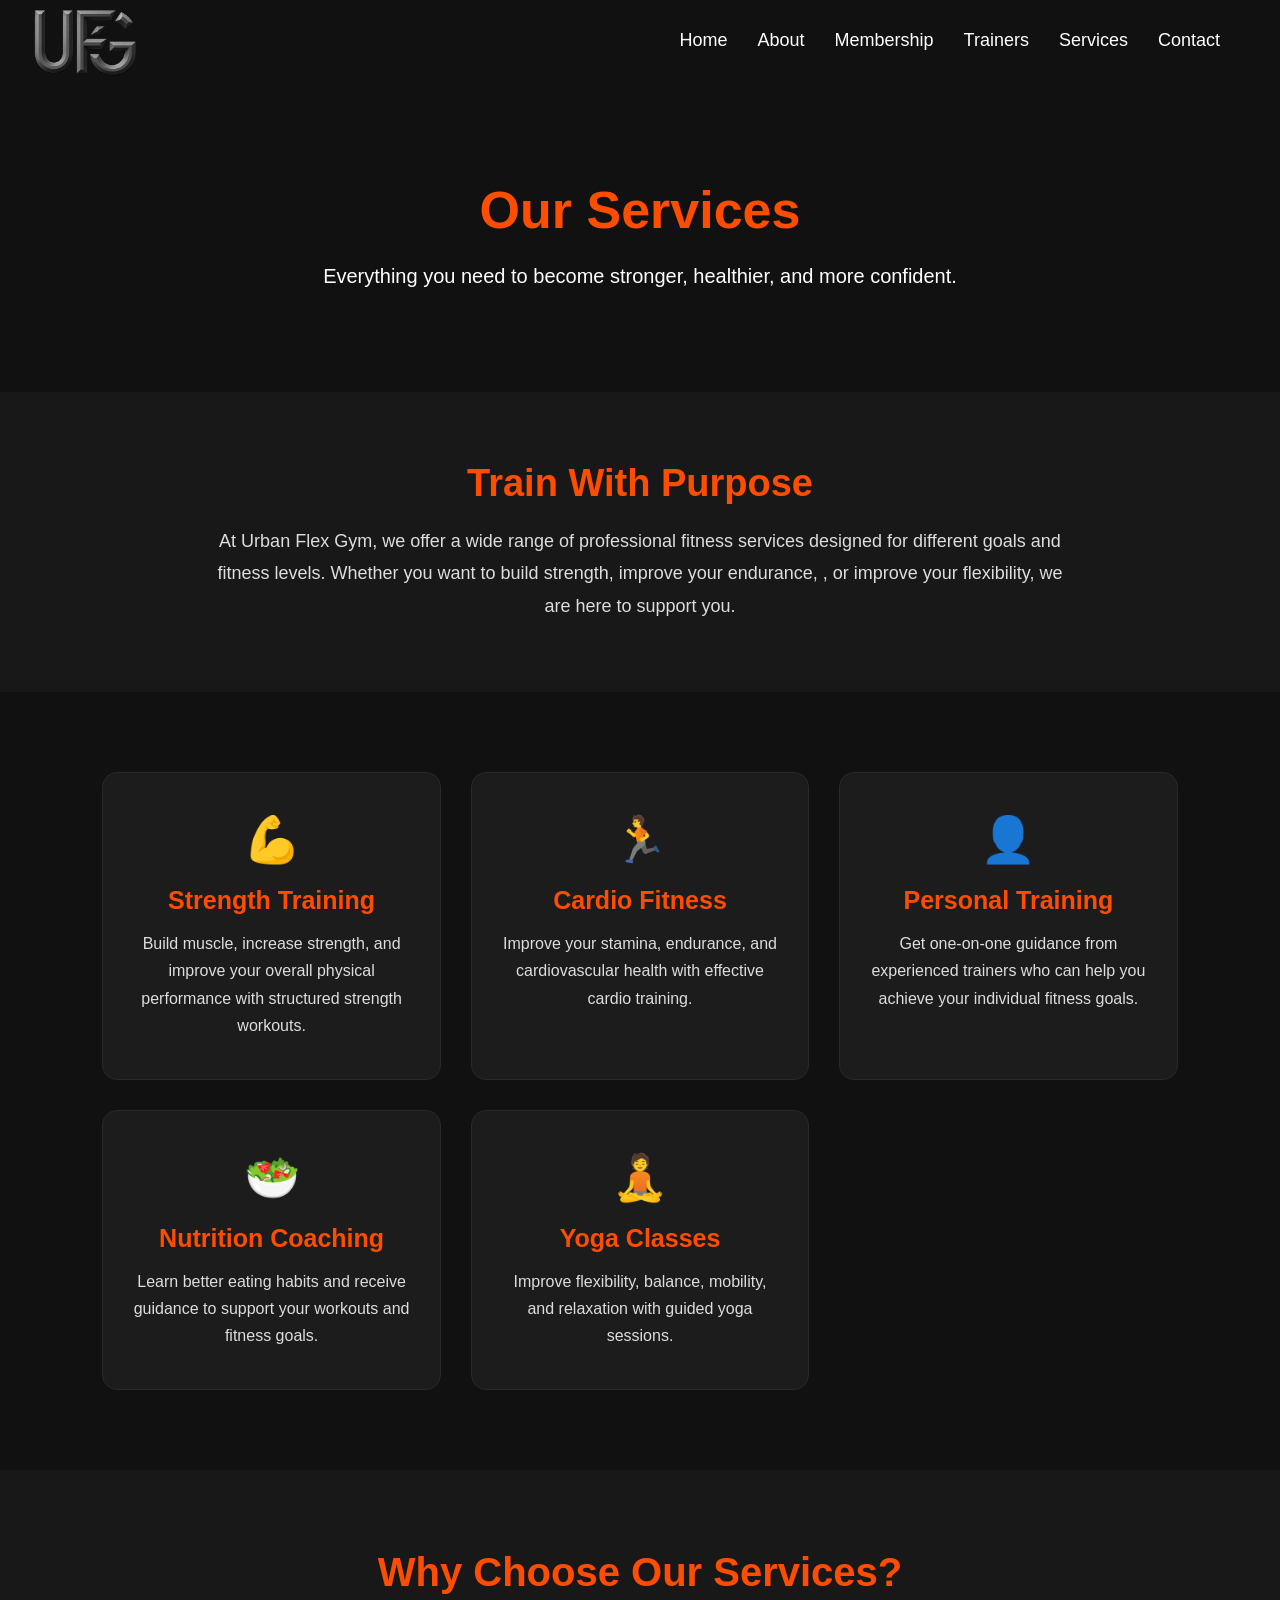
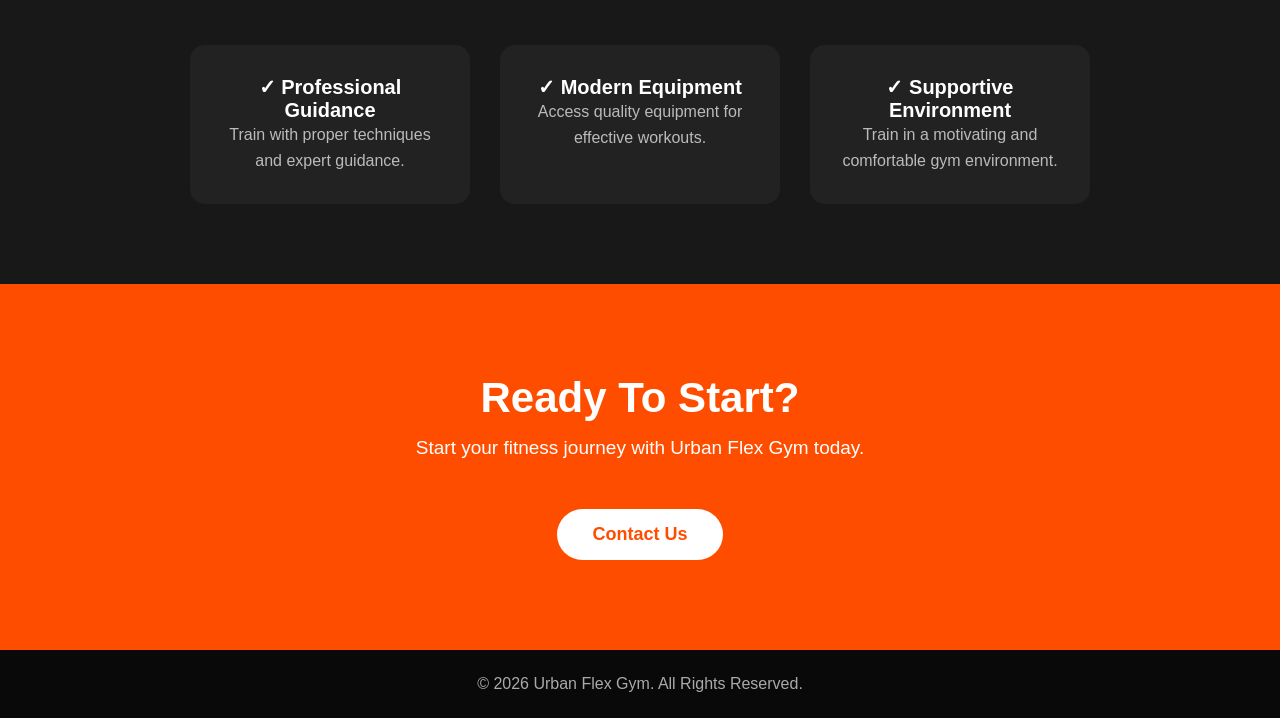
<file: services.html>
<!DOCTYPE html>
<html lang="en">
<head>
    <meta charset="UTF-8">
    <meta name="viewport" content="width=device-width, initial-scale=1.0">
    <title>Services | Urban Flex Gym</title>
    <link rel="stylesheet" href="style.css">
</head>

<body>

<header>
    <nav class="navbar">
        <div class="logo">
            <img src="ufg.png" alt="Urban Flex Gym logo" class="logo-img">
           </div>
        

        <ul class="nav-links">
            <li><a href="index.html">Home</a></li>
            <li><a href="about.html">About</a></li>
            <li><a href="membership packages.html">Membership</a></li>
            <li><a href="trainers.html">Trainers</a></li>
            <li><a href="services.html">Services</a></li>
            <li><a href="contact.html">Contact</a></li>
        </ul>
    </nav>
</header>
 <!-- Services Hero -->
    <section class="services-hero">

        <h2>Our Services</h2>

        <p>
            Everything you need to become stronger, healthier,
            and more confident.
        </p>

    </section>


    <!-- Services Introduction -->
    <section class="services-intro">

        <h2>Train With Purpose</h2>

        <p>
            At Urban Flex Gym, we offer a wide range of professional
            fitness services designed for different goals and fitness levels.
            Whether you want to build strength, improve your endurance,
            , or improve your flexibility, we are here to support you.
        </p>

    </section>


    <!-- Services Cards -->
    <section class="services-page">

        <div class="service-box">

            <div class="service-icon">💪</div>

            <h3>Strength Training</h3>

            <p>
                Build muscle, increase strength, and improve your overall
                physical performance with structured strength workouts.
            </p>

        </div>


        <div class="service-box">

            <div class="service-icon">🏃</div>

            <h3>Cardio Fitness</h3>

            <p>
                Improve your stamina, endurance, and cardiovascular health
                with effective cardio training.
            </p>

        </div>


        <div class="service-box">

            <div class="service-icon">👤</div>

            <h3>Personal Training</h3>

            <p>
                Get one-on-one guidance from experienced trainers who can
                help you achieve your individual fitness goals.
            </p>

        </div>


        <div class="service-box">

            <div class="service-icon">🥗</div>

            <h3>Nutrition Coaching</h3>

            <p>
                Learn better eating habits and receive guidance to support
                your workouts and fitness goals.
            </p>

        </div>


        


        <div class="service-box">

            <div class="service-icon">🧘</div>

            <h3>Yoga Classes</h3>

            <p>
                Improve flexibility, balance, mobility, and relaxation
                with guided yoga sessions.
            </p>

        </div>

    </section>


    <!-- Why Choose Our Services -->
    <section class="service-benefits">

        <h2>Why Choose Our Services?</h2>

        <div class="benefits-container">

            <div class="benefit">
                <h3>✓ Professional Guidance</h3>
                <p>
                    Train with proper techniques and expert guidance.
                </p>
            </div>

            <div class="benefit">
                <h3>✓ Modern Equipment</h3>
                <p>
                    Access quality equipment for effective workouts.
                </p>
            </div>

            <div class="benefit">
                <h3>✓ Supportive Environment</h3>
                <p>
                    Train in a motivating and comfortable gym environment.
                </p>
            </div>

        </div>

    </section>


    <!-- Call To Action -->
    <section class="services-cta">

        <h2>Ready To Start?</h2>

        <p>
            Start your fitness journey with Urban Flex Gym today.
        </p>

        <a href="contact.html" class="learn-more">
            Contact Us
        </a>

    </section>


    <!-- Footer -->
    <footer>

        <p>
            © 2026 Urban Flex Gym. All Rights Reserved.
        </p>

    </footer>

</body>

</html>
</file>
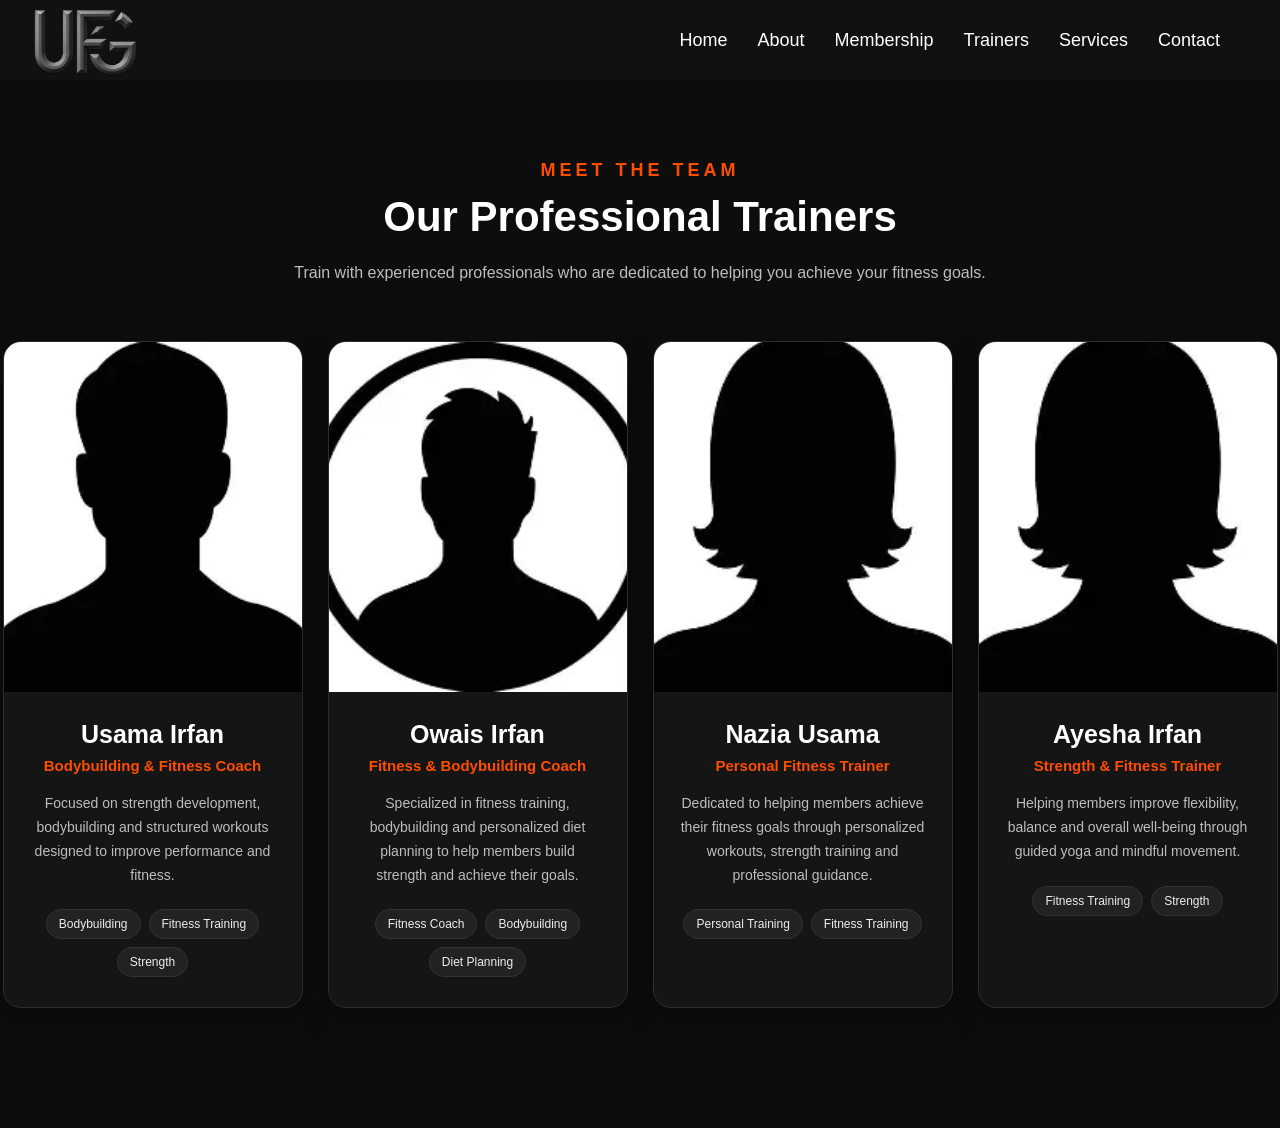
<file: trainers.html>
<!DOCTYPE html>
<html>
<head>
    <meta charset="UTF-8">
    <meta name="viewport" content="width=device-width, initial-scale=1.0">
    <title>Urban Flex Gym - Home</title>
    <link rel="stylesheet" href="style.css">
</head>
<body>
    <header>
    <nav class="navbar">
        <div class="logo">
            <img src="ufg.png" alt="Urban Flex Gym logo" class="logo-img">
           </div>

        <ul class="nav-links">
            <li><a href="index.html">Home</a></li>
            <li><a href="about.html">About</a></li>
            <li><a href="membership packages.html">Membership</a></li>
            <li><a href="trainers.html">Trainers</a></li>
            <li><a href="services.html">Services</a></li>
            <li><a href="contact.html">Contact</a></li>
        </ul>
    </nav>
</header>
<section class="trainers">

    <div class="trainers-heading">
        <p>MEET THE TEAM</p>
        <h1>Our Professional Trainers</h1>
        <span>Train with experienced professionals who are dedicated to helping you achieve your fitness goals.</span>
    </div>

    <div class="trainer-container">
        <div class="trainer-card">
            <div class="trainer-image">
                <img src="OIP (5).webp" alt="Usama Irfan">
            </div>

            <div class="trainer-info">
                <h2>Usama Irfan</h2>
                <h3>Bodybuilding & Fitness Coach</h3>

                <p>
                    Focused on strength development, bodybuilding and structured
                    workouts designed to improve performance and fitness.
                </p>

                <div class="trainer-specialties">
                    <span>Bodybuilding</span>
                    <span>Fitness Training</span>
                    <span>Strength</span>
                </div>
            </div>
        </div>



        <div class="trainer-card">
            <div class="trainer-image">
                <img src="OIP (3).webp" alt="Owais Irfan">
            </div>

            <div class="trainer-info">
                <h2>Owais Irfan</h2>
                <h3>Fitness & Bodybuilding Coach</h3>

                <p>
                    Specialized in fitness training, bodybuilding and personalized
                    diet planning to help members build strength and achieve their goals.
                </p>

                <div class="trainer-specialties">
                    <span>Fitness Coach</span>
                    <span>Bodybuilding</span>
                    <span>Diet Planning</span>
                </div>
            </div>
        </div>

  <div class="trainer-card">
    <div class="trainer-image">
        <img src="OIP (4).webp" alt="Trainer Name">
    </div>

    <div class="trainer-info">
        <h2>Nazia Usama</h2>
        <h3>Personal Fitness Trainer</h3>

        <p>
            Dedicated to helping members achieve their fitness goals through
            personalized workouts, strength training and professional guidance.
        </p>

        <div class="trainer-specialties">
            <span>Personal Training</span>
            <span>Fitness Training</span>
            
        </div>
        </div>
        </div>
        


        <div class="trainer-card">
            <div class="trainer-image">
                <img src="OIP (4).webp" alt="Ayesha">
            </div>

            <div class="trainer-info">
                <h2>Ayesha Irfan</h2>
                <h3>Strength & Fitness Trainer</h3>

                <p>
                    Helping members improve flexibility, balance and overall
                    well-being through guided yoga and mindful movement.
                </p>

                <div class="trainer-specialties">
                    <span>Fitness Training </span>
                    <span>Strength</span>
                </div>
            </div>
            </div>
                
            
            
        </div>
         
    </div>

</section>
</file>
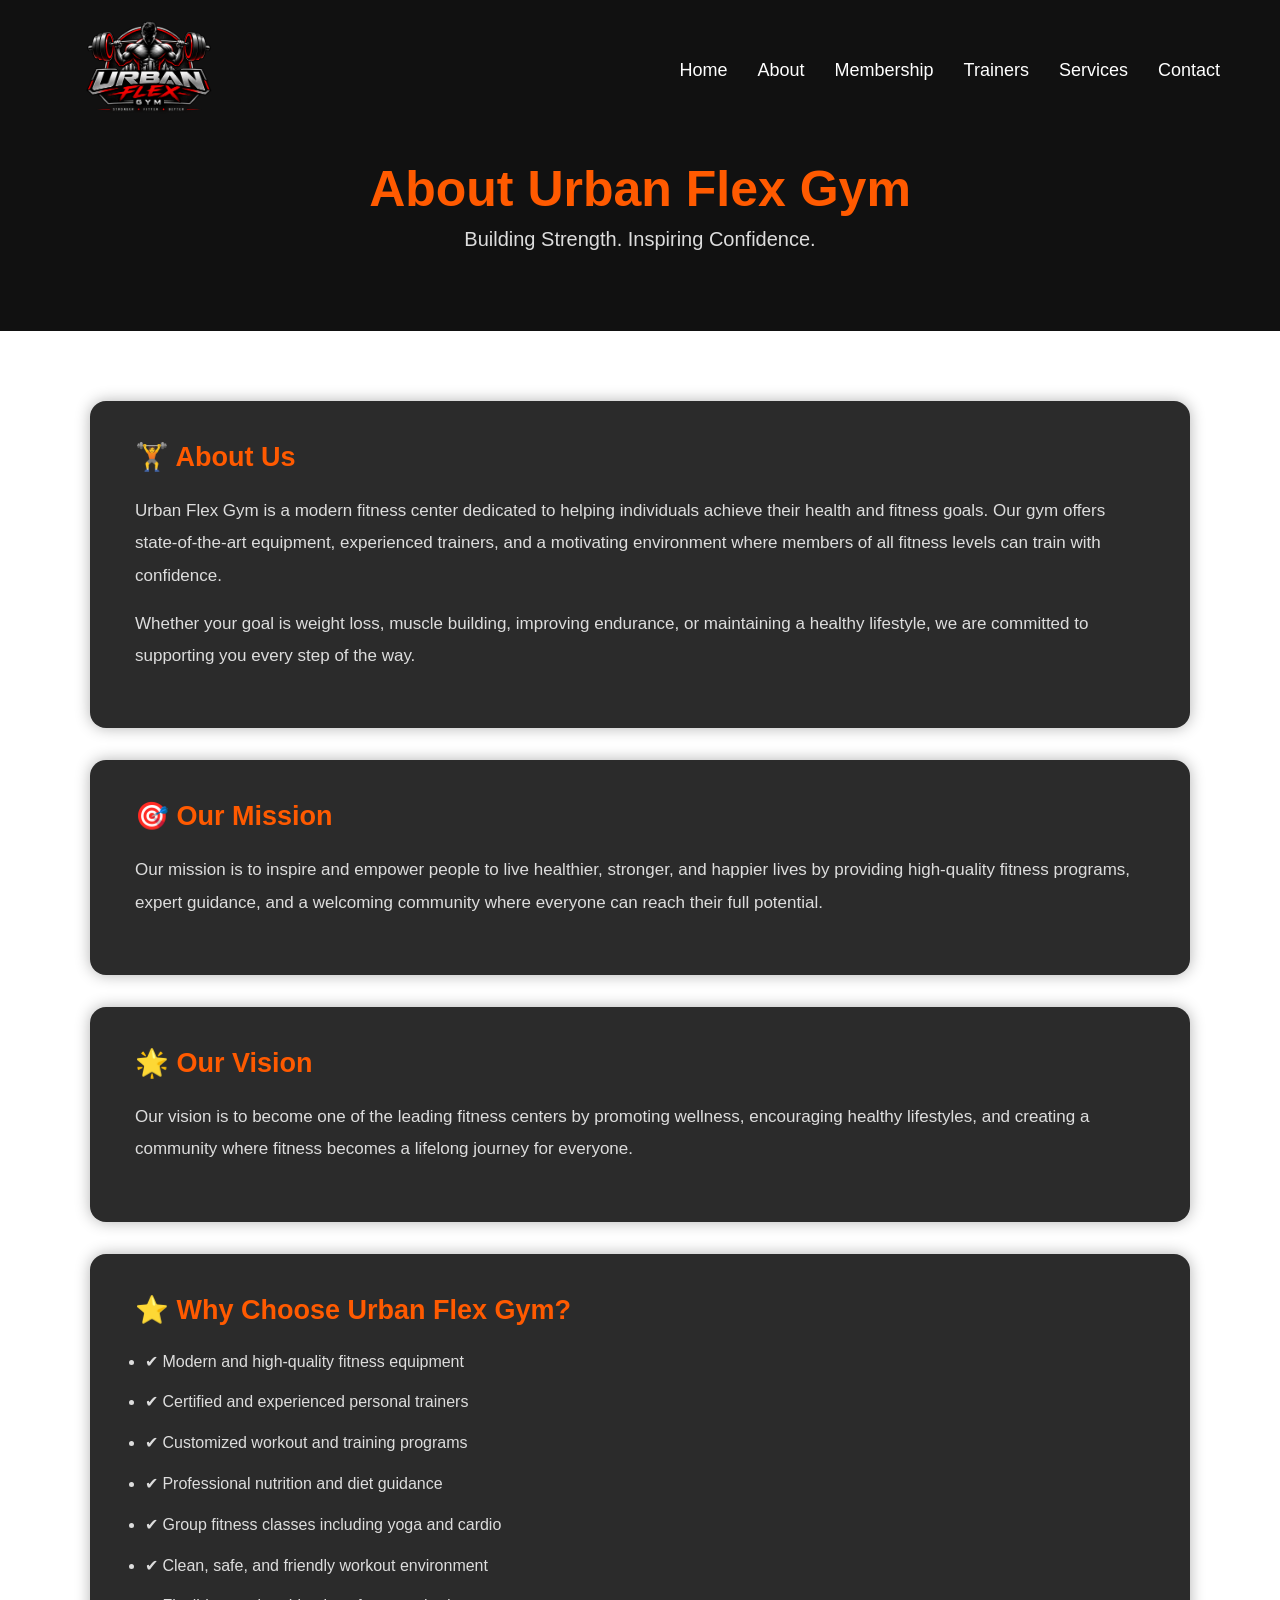
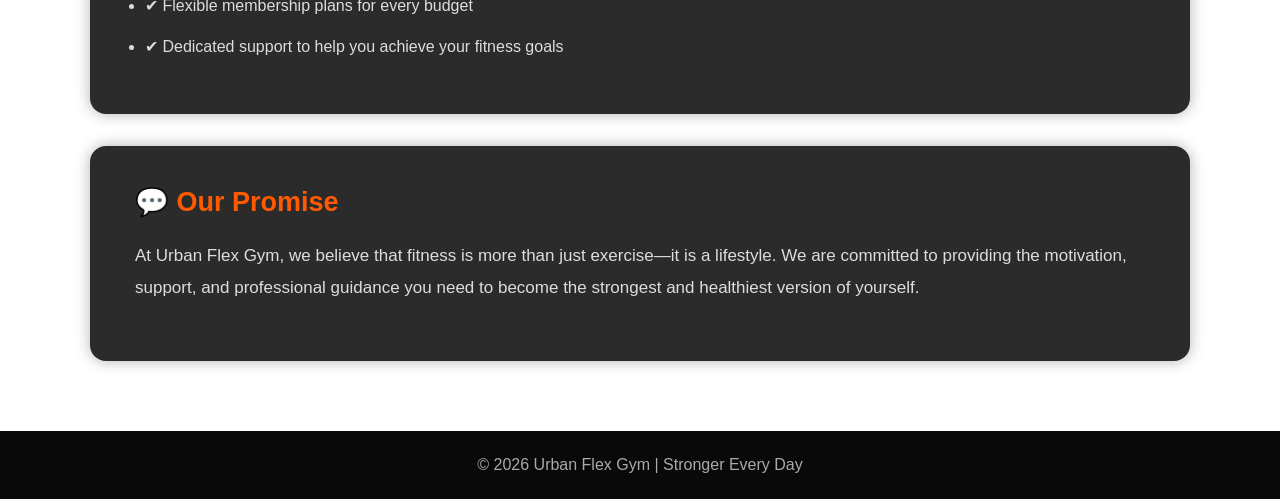
<file: urbna flex gym/about.html>
<!DOCTYPE html>
<html>
<head>
    <title>About Us</title>
    <link rel="stylesheet" href="style.css">
</head>
<body>

<header>
    <nav class="navbar">
        <div class="logo">
            <img src="565ece31-063a-4059-86ee-0f051c8fa37d.png" alt="Urban Flex Gym logo" class="logo-img">
           </div>

        <ul class="nav-links">
            <li><a href="index.html">Home</a></li>
            <li><a href="about.html">About</a></li>
            <li><a href="membership packages.html">Membership</a></li>
            <li><a href="trainers.html">Trainers</a></li>
            <li><a href="services.html">Services</a></li>
            <li><a href="contact.html">Contact</a></li>
        </ul>
    </nav>
</header>

<section class="page-banner">
    <h1>About Urban Flex Gym</h1>
    <p>Building Strength. Inspiring Confidence.</p>
</section>

<!-- About Section -->

<section class="about-page">

    <div class="about-card">

        <h2>🏋️ About Us</h2>

        <p>
            Urban Flex Gym is a modern fitness center dedicated to helping
            individuals achieve their health and fitness goals.
            Our gym offers state-of-the-art equipment, experienced trainers,
            and a motivating environment where members of all fitness levels
            can train with confidence.
        </p>

        <p>
            Whether your goal is weight loss, muscle building,
            improving endurance, or maintaining a healthy lifestyle,
            we are committed to supporting you every step of the way.
        </p>

    </div>


    <div class="about-card">

        <h2>🎯 Our Mission</h2>

        <p>
            Our mission is to inspire and empower people to live healthier,
            stronger, and happier lives by providing high-quality fitness
            programs, expert guidance, and a welcoming community where
            everyone can reach their full potential.
        </p>

    </div>


    <div class="about-card">

        <h2>🌟 Our Vision</h2>

        <p>
            Our vision is to become one of the leading fitness centers by
            promoting wellness, encouraging healthy lifestyles, and creating
            a community where fitness becomes a lifelong journey for everyone.
        </p>

    </div>


    <div class="about-card">

        <h2>⭐ Why Choose Urban Flex Gym?</h2>

        <ul>
            <li>✔ Modern and high-quality fitness equipment</li>
            <li>✔ Certified and experienced personal trainers</li>
            <li>✔ Customized workout and training programs</li>
            <li>✔ Professional nutrition and diet guidance</li>
            <li>✔ Group fitness classes including yoga and cardio</li>
            <li>✔ Clean, safe, and friendly workout environment</li>
            <li>✔ Flexible membership plans for every budget</li>
            <li>✔ Dedicated support to help you achieve your fitness goals</li>
        </ul>

    </div>


    <div class="about-card">

        <h2>💬 Our Promise</h2>

        <p>
            At Urban Flex Gym, we believe that fitness is more than just
            exercise—it is a lifestyle. We are committed to providing
            the motivation, support, and professional guidance you need
            to become the strongest and healthiest version of yourself.
        </p>

    </div>

</section>

<!-- Footer -->

<footer>
    <p>© 2026 Urban Flex Gym | Stronger Every Day</p>
</footer>

</body>
</html>
</file>
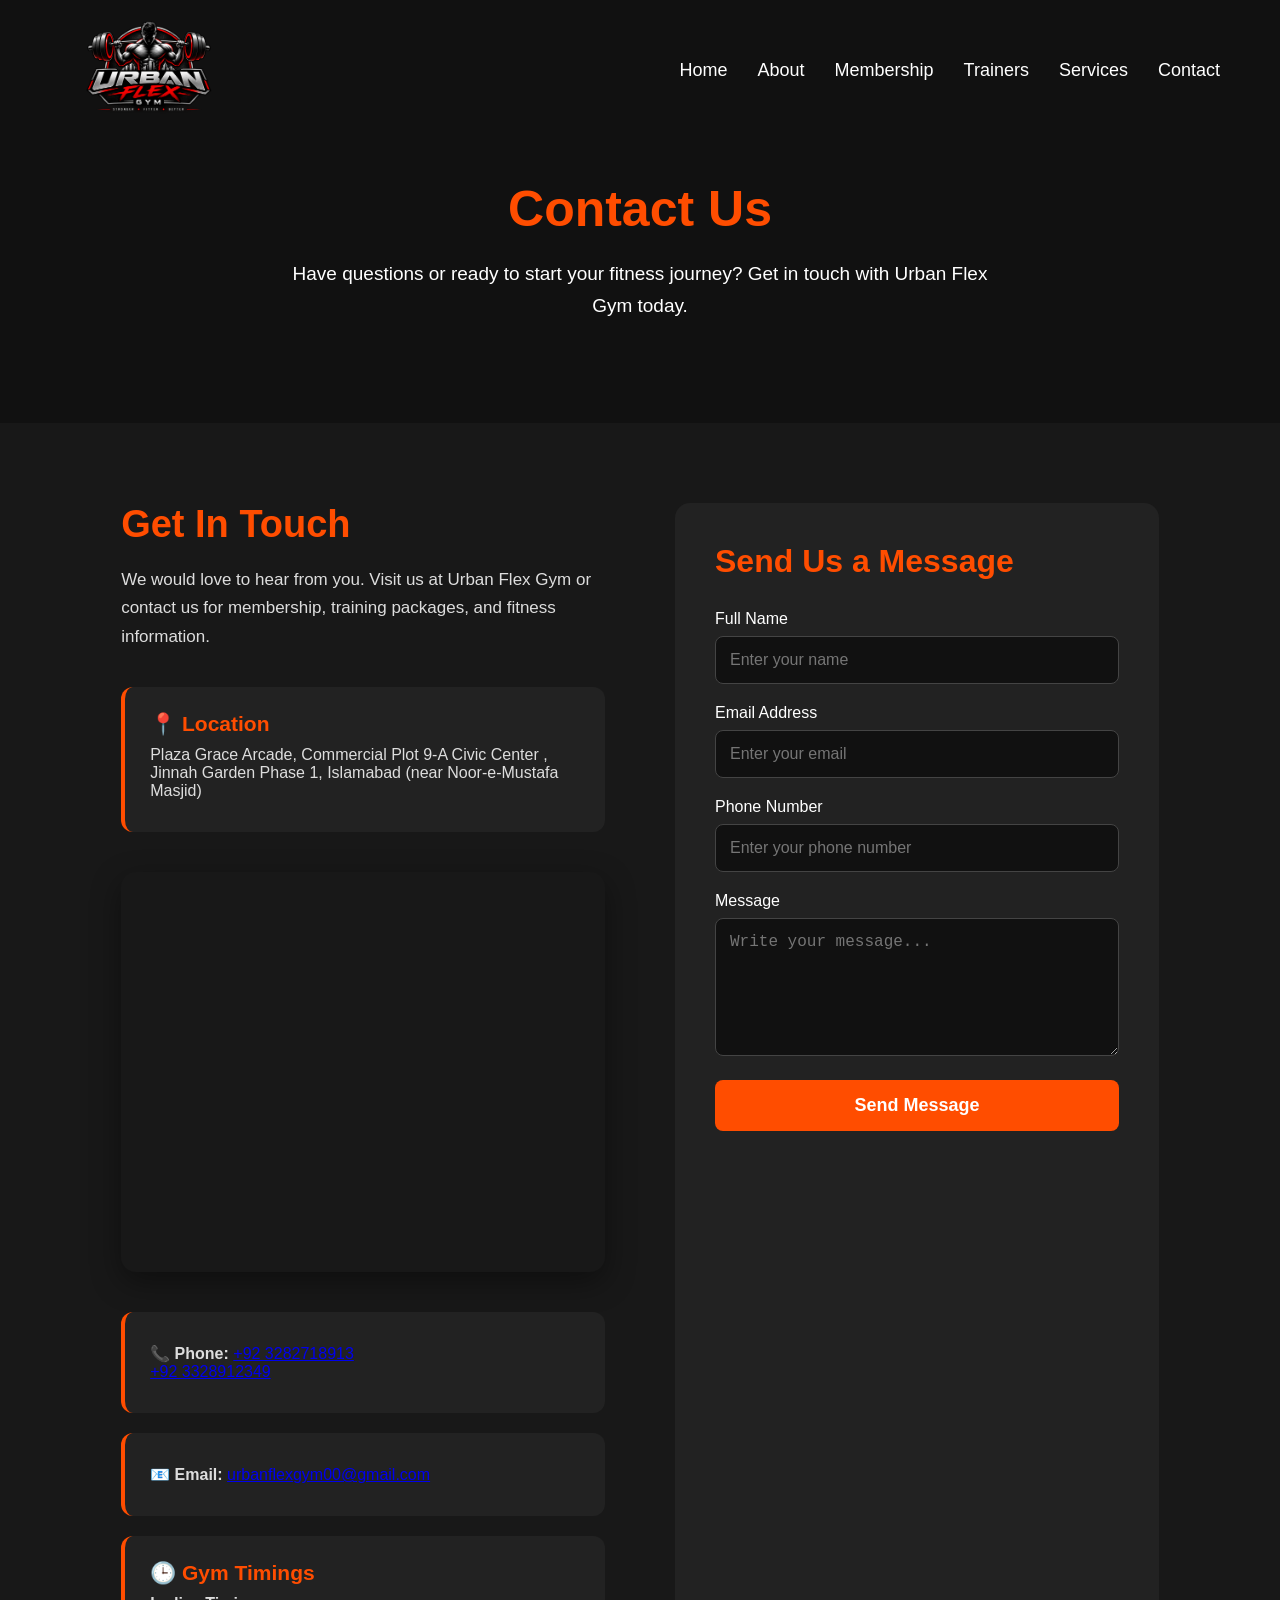
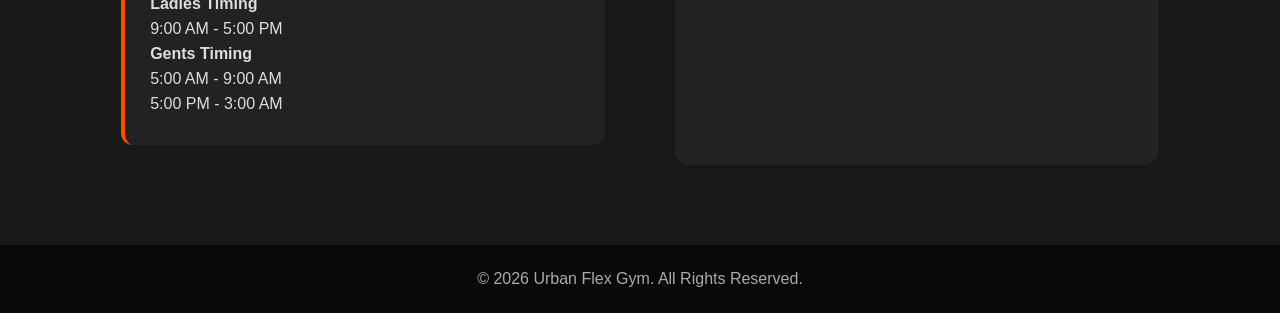
<file: urbna flex gym/contact.html>
<!DOCTYPE html>
<html>
<head>
      <meta charset="UTF-8">
    <meta name="viewport" content="width=device-width, initial-scale=1.0">
    <title>Urban Flex Gym - Home</title>
    <link rel="stylesheet" href="style.css">
</head>
<body>
    <header>
    <nav class="navbar">
        <div class="logo">
            <img src="565ece31-063a-4059-86ee-0f051c8fa37d.png" alt="Urban Flex Gym logo" class="logo-img">
           </div>

        <ul class="nav-links">
            <li><a href="index.html">Home</a></li>
            <li><a href="about.html">About</a></li>
            <li><a href="membership packages.html">Membership</a></li>
            <li><a href="trainers.html">Trainers</a></li>
            <li><a href="services.html">Services</a></li>
            <li><a href="contact.html">Contact</a></li>
        </ul>
    </nav>
</header>



    <!-- Contact Hero -->
    <section class="contact-hero">

        <h2>Contact Us</h2>

        <p>
            Have questions or ready to start your fitness journey?
            Get in touch with Urban Flex Gym today.
        </p>

    </section>


    <!-- Contact Main Section -->
    <section class="contact-page">

        <!-- Contact Information -->
        <div class="contact-details">

            <h2>Get In Touch</h2>

            <p>
                We would love to hear from you. Visit us at Urban Flex Gym
                or contact us for membership, training packages, and
                fitness information.
            </p>


            <div class="contact-box">

                <h3>📍 Location</h3>

                <p>
                    Plaza Grace Arcade,
                    Commercial Plot 9-A 
                    Civic Center ,
                    Jinnah Garden Phase 1, Islamabad
                    (near Noor-e-Mustafa Masjid)
                </p>

            </div>
            <div class="map-container">
    <iframe 
        src="https://www.google.com/maps/embed?pb=!1m18!1m12!1m3!1d3324.303968883086!2d73.17629607555007!3d33.571456173341936!2m3!1f0!2f0!3f0!3m2!1i1024!2i768!4f13.1!3m3!1m2!1s0x38dfed0c9544c7d5%3A0xc5000fa674a9a1af!2sUrban%20Flex%20Gym!5e0!3m2!1sen!2sus!4v1787162053956!5m2!1sen!2sus"
        width="100%"
        height="400"
        style="border:0;"
        allowfullscreen=""
        loading="lazy"
        referrerpolicy="strict-origin-when-cross-origin">
    </iframe>
</div>


            <div class="contact-box">

                <p>
    📞 <strong>Phone:</strong>
    <a href="tel:+923282718913">+92 3282718913</a><br>
    <a href="tel:+923328912349">+92 3328912349</a>
</p>
</div>
<div class="contact-box">
<p>
    📧 <strong>Email:</strong>
    <a href="mailto:urbanflexgym00@gmail.com">
    urbanflexgym00@gmail.com
</a>
</p>
            </div>


            <div class="contact-box">

                <h3>🕒 Gym Timings</h3>

                <p>
                    <strong>Ladies Timing</strong>
                </p>

                <p>
                    9:00 AM - 5:00 PM
                </p>

                <p>
                    <strong>Gents Timing</strong>
                </p>

                <p>
                    5:00 AM - 9:00 AM
                </p>
               <P>
                5:00 PM - 3:00 AM
               </P>

            </div>

        </div>
<!-- Contact Form -->
<div class="contact-form">

    <h2>Send Us a Message</h2>

    <form action="https://formsubmit.co/urbanflexgym00@gmail.com" method="POST">

        <input type="hidden" name="_subject" value="New Message - Urban Flex Gym">

        <input type="hidden" name="_captcha" value="false">

        <input type="hidden" name="_template" value="table">

        <label for="name">Full Name</label>

        <input
            type="text"
            id="name"
            name="name"
            placeholder="Enter your name"
            required
        >


        <label for="email">Email Address</label>

        <input
            type="email"
            id="email"
            name="email"
            placeholder="Enter your email"
            required
        >


        <label for="phone">Phone Number</label>

        <input
            type="tel"
            id="phone"
            name="phone"
            placeholder="Enter your phone number"
        >


        <label for="message">Message</label>

        <textarea
            id="message"
            name="message"
            rows="6"
            placeholder="Write your message..."
            required
        ></textarea>


        <button type="submit">
            Send Message
        </button>

    </form>

</div>
</section>
    <!-- Footer -->
    <footer>

        <p>
            © 2026 Urban Flex Gym. All Rights Reserved.
        </p>

    </footer>

</body>
</html>
</file>
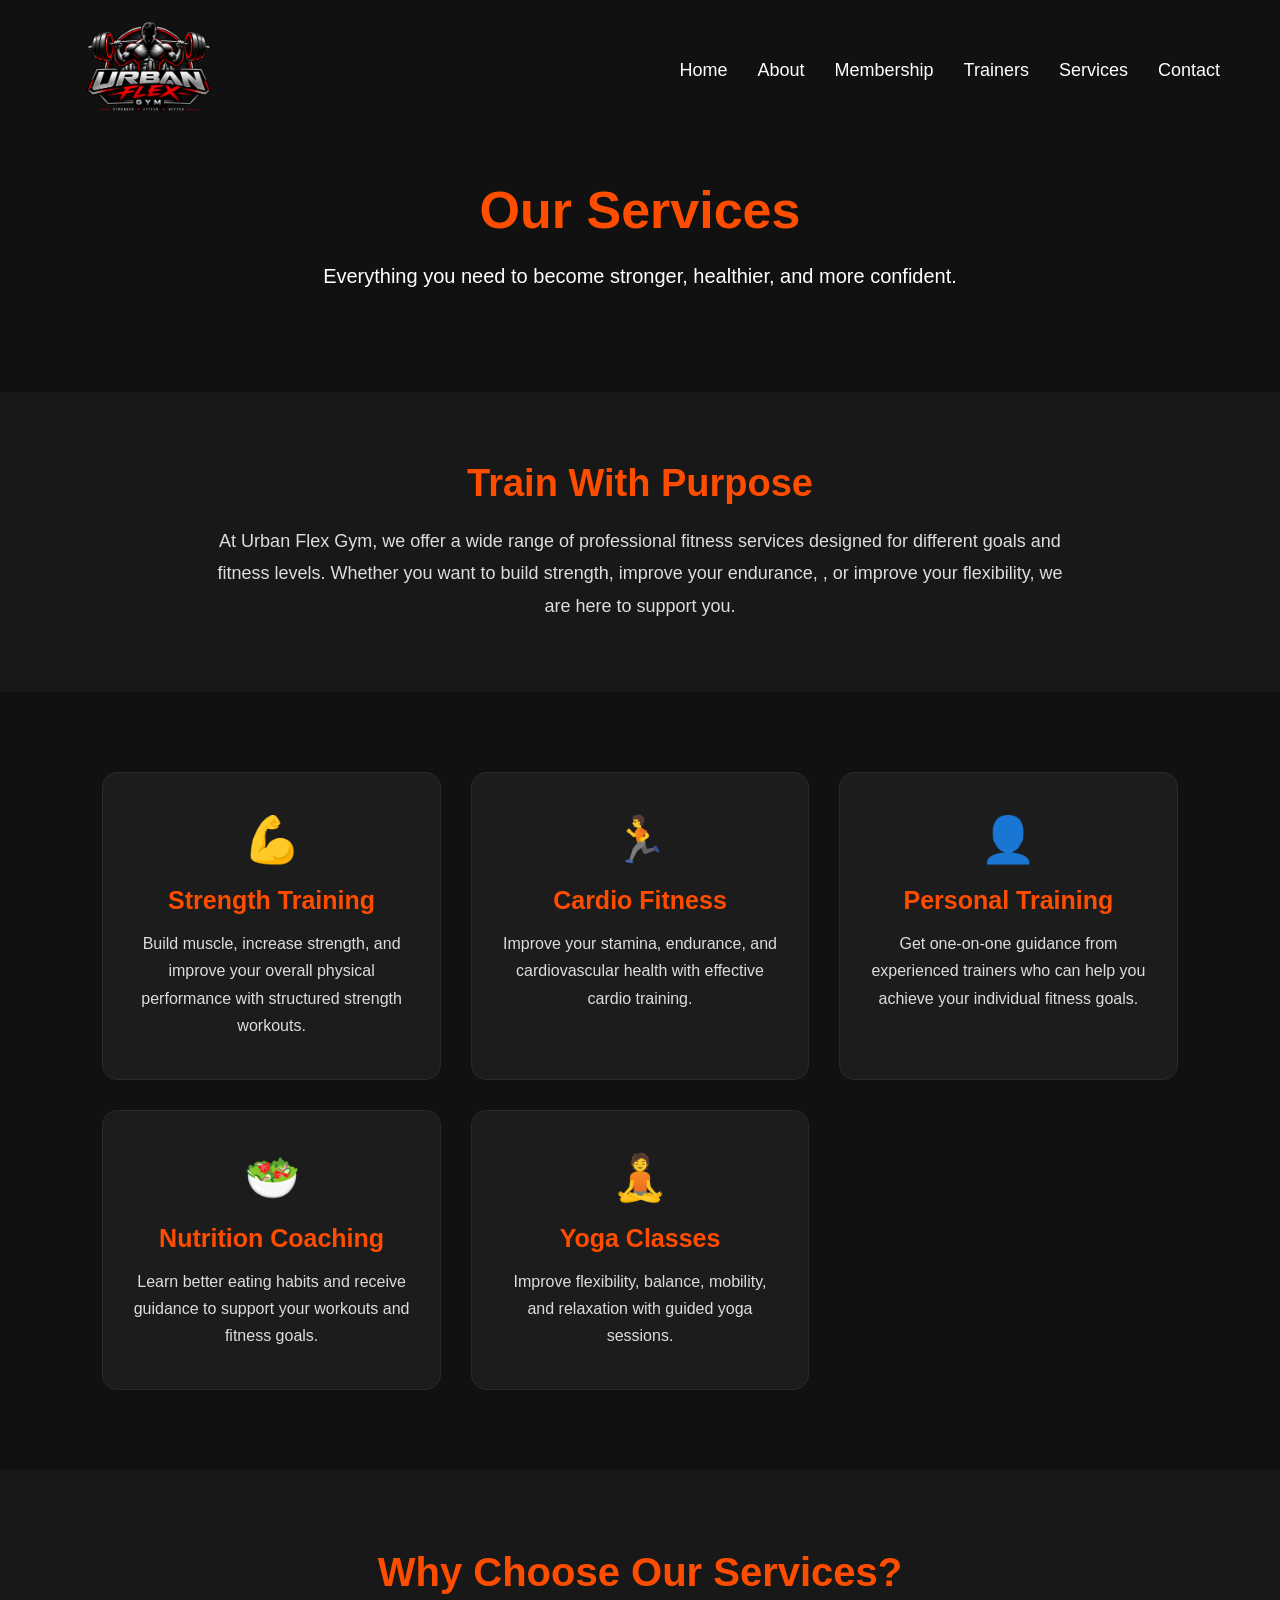
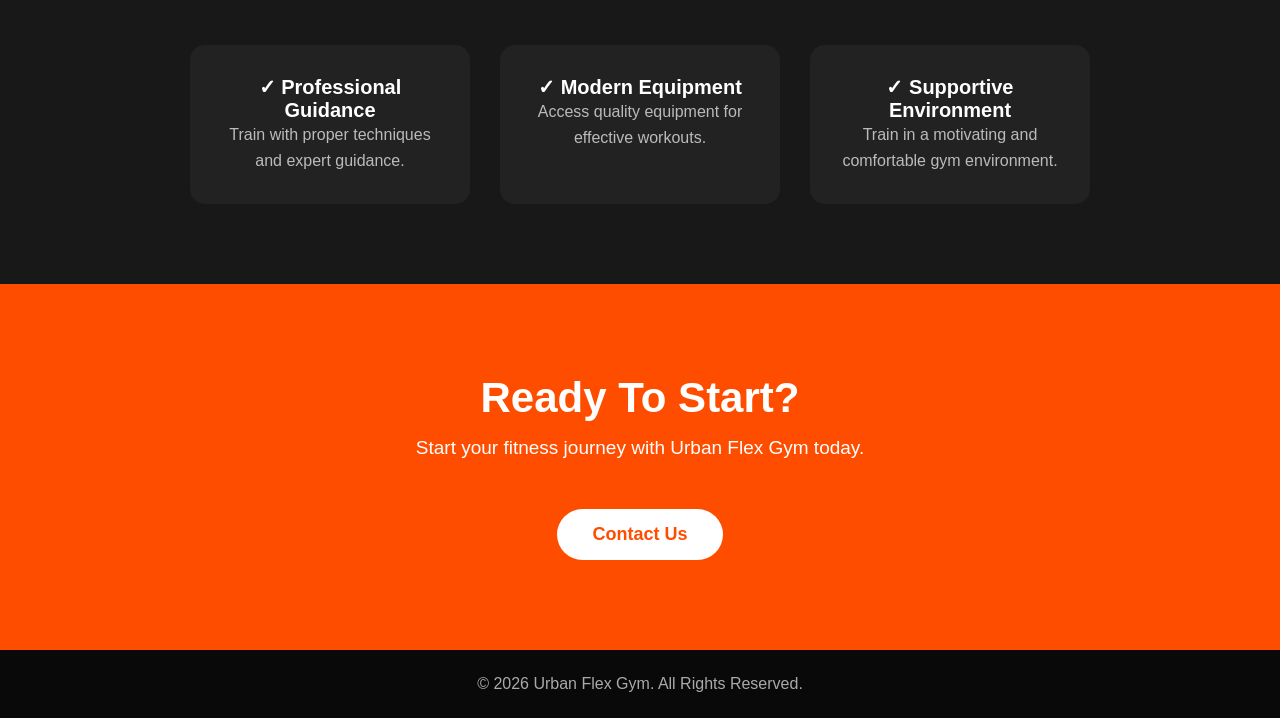
<file: urbna flex gym/services.html>
<!DOCTYPE html>
<html lang="en">
<head>
    <meta charset="UTF-8">
    <meta name="viewport" content="width=device-width, initial-scale=1.0">
    <title>Services | Urban Flex Gym</title>
    <link rel="stylesheet" href="style.css">
</head>

<body>

<header>
    <nav class="navbar">
        <div class="logo">
            <img src="565ece31-063a-4059-86ee-0f051c8fa37d.png" alt="Urban Flex Gym logo" class="logo-img">
           </div>
        

        <ul class="nav-links">
            <li><a href="index.html">Home</a></li>
            <li><a href="about.html">About</a></li>
            <li><a href="membership packages.html">Membership</a></li>
            <li><a href="trainers.html">Trainers</a></li>
            <li><a href="services.html">Services</a></li>
            <li><a href="contact.html">Contact</a></li>
        </ul>
    </nav>
</header>
 <!-- Services Hero -->
    <section class="services-hero">

        <h2>Our Services</h2>

        <p>
            Everything you need to become stronger, healthier,
            and more confident.
        </p>

    </section>


    <!-- Services Introduction -->
    <section class="services-intro">

        <h2>Train With Purpose</h2>

        <p>
            At Urban Flex Gym, we offer a wide range of professional
            fitness services designed for different goals and fitness levels.
            Whether you want to build strength, improve your endurance,
            , or improve your flexibility, we are here to support you.
        </p>

    </section>


    <!-- Services Cards -->
    <section class="services-page">

        <div class="service-box">

            <div class="service-icon">💪</div>

            <h3>Strength Training</h3>

            <p>
                Build muscle, increase strength, and improve your overall
                physical performance with structured strength workouts.
            </p>

        </div>


        <div class="service-box">

            <div class="service-icon">🏃</div>

            <h3>Cardio Fitness</h3>

            <p>
                Improve your stamina, endurance, and cardiovascular health
                with effective cardio training.
            </p>

        </div>


        <div class="service-box">

            <div class="service-icon">👤</div>

            <h3>Personal Training</h3>

            <p>
                Get one-on-one guidance from experienced trainers who can
                help you achieve your individual fitness goals.
            </p>

        </div>


        <div class="service-box">

            <div class="service-icon">🥗</div>

            <h3>Nutrition Coaching</h3>

            <p>
                Learn better eating habits and receive guidance to support
                your workouts and fitness goals.
            </p>

        </div>


        


        <div class="service-box">

            <div class="service-icon">🧘</div>

            <h3>Yoga Classes</h3>

            <p>
                Improve flexibility, balance, mobility, and relaxation
                with guided yoga sessions.
            </p>

        </div>

    </section>


    <!-- Why Choose Our Services -->
    <section class="service-benefits">

        <h2>Why Choose Our Services?</h2>

        <div class="benefits-container">

            <div class="benefit">
                <h3>✓ Professional Guidance</h3>
                <p>
                    Train with proper techniques and expert guidance.
                </p>
            </div>

            <div class="benefit">
                <h3>✓ Modern Equipment</h3>
                <p>
                    Access quality equipment for effective workouts.
                </p>
            </div>

            <div class="benefit">
                <h3>✓ Supportive Environment</h3>
                <p>
                    Train in a motivating and comfortable gym environment.
                </p>
            </div>

        </div>

    </section>


    <!-- Call To Action -->
    <section class="services-cta">

        <h2>Ready To Start?</h2>

        <p>
            Start your fitness journey with Urban Flex Gym today.
        </p>

        <a href="contact.html" class="learn-more">
            Contact Us
        </a>

    </section>


    <!-- Footer -->
    <footer>

        <p>
            © 2026 Urban Flex Gym. All Rights Reserved.
        </p>

    </footer>

</body>

</html>
</file>
<file: style.css>
html{
    scroll-behavior:smooth;
}
*{
    margin:0;
    padding:0;
    box-sizing:border-box;
}
header{
    position: fixed;
    top: 0;
    width: 100%;
    z-index: 1000;
}
body{
    font-family:Arial, sans-serif;
    padding-top: 80px;
}
nav{
    position:fixed;
    top:0;
    left:0;
    width:100%;
    height:80px;
    display:flex;
    justify-content:space-between;
    align-items:center;
    padding:0 60px;
    background:#111;
    z-index:1000;
}
.logo{
    color:#ff4500;
    font-size:30px;
    font-weight:bold;
}
.logo-img {
    height: 100px;
    width: auto;
    position: absolute;
    left: 30px;
    top: 40px;
    transform: translateY(-50%);
    z-index: 10;
    object-fit: contain;
}
.logo span{
    color:white;
    font-size:22px;
}
nav ul{
    display:flex;
    list-style:none;
    gap:30px;
}

nav a{
    color:white;
    text-decoration:none;
    font-size:18px;
    transition:0.3s;
}

nav a:hover{
    color:#ff4500;
}
.hero{
    height:100vh;
    background:
        linear-gradient(rgba(0,0,0,0.6), rgba(0,0,0,0.6)),
        url("OIP.webp");

    background-size:cover;
    background-position:center;

    display:flex;
    justify-content:center;
    align-items:center;
    text-align:center;
    color:white;
}
.hero button{
    transition:all 0.3s ease;
}

.hero button:hover{
    background: white;
    color: orangered;
    transform: translateY(-3px);
    box-shadow: 0 10px 20px rgba(255,102,0,0.5);
}

.hero h1{
    font-size:60px;
    margin-bottom:20px;
    transition:0.3s;
      text-shadow: 3px 3px 10px rgba(0,0,0,0.6);

}
.hero h1:hover{
    letter-spacing:3px;
    font-size: 70px;

}

.hero p{
    font-size:24px;
    margin-bottom:30px
}
    .btn{
    display:inline-block;
    background:#ff4500;
    color:white;
    padding:15px 40px;
    text-decoration:none;
    border-radius:50px;
    font-weight:bold;
    transition:0.3s;
}
.btn:hover{
    background:#ff6a00;
    transform:translateY(-5px);
}
@media (max-width:768px){

    nav{
        flex-direction:column;
        padding:20px;
    }

    nav ul{
        flex-direction:column;
        margin-top:20px;
        gap:15px;
    }

    .hero h1{
        font-size:40px;
    }

    .hero p{
        font-size:20px;
    }

}
nav ul li a{
    color: white;
    text-decoration: none;
    transition: 0.3s ease;
}

nav ul li a:hover{
    color: orangered;
}
/* Join Now Button */

.join-btn {

    display: inline-block;

    margin-top: 25px;

    padding: 15px 40px;

    background: #ff9800;

    color: black;

    text-decoration: none;

    font-size: 18px;

    font-weight: bold;

    border-radius: 30px;

    transition: 0.3s;

}


.join-btn:hover {

    background: white;

    color: black;

    transform: scale(1.08);

}
/* ==========================
   Why Choose Us Section
========================== */

.why-us {

    padding: 80px 20px;

    text-align: center;

    background: #111;

    color: white;

}


.why-us h2 {

    font-size: 40px;

    margin-bottom: 50px;

    text-transform: uppercase;

    letter-spacing: 2px;

}



.why-container {

    display: flex;

    justify-content: center;

    gap: 30px;

    flex-wrap: wrap;

}



.why-container div {

    width: 280px;

    background: #222;

    padding: 30px;

    border-radius: 15px;

    box-shadow: 0 5px 20px rgba(0,0,0,0.4);

    transition: 0.4s;

}



.why-container div:hover {

    transform: translateY(-10px);

    border: 2px solid #ff9800;

}



.why-container h3 {

    color: #ff9800;

    font-size: 22px;

    margin-bottom: 15px;

}



.why-container p {

    color: #ddd;

    line-height: 1.6;

}






/* ==========================
   Home CTA Section
========================== */


.home-cta {

    padding: 90px 20px;

    text-align: center;

    color: white;


    background:

    linear-gradient(
        rgba(0,0,0,0.75),
        rgba(0,0,0,0.75)
    ),

    url("images/gym-background.jpg");


    background-size: cover;

    background-position: center;

}



.home-cta h2 {

    font-size: 45px;

    margin-bottom: 20px;

}



.home-cta p {

    font-size: 20px;

    margin-bottom: 35px;

}




/* Button */

.home-cta .btn {

    display: inline-block;

    padding: 15px 35px;

    background: #ff9800;

    color: black;

    text-decoration: none;

    border-radius: 30px;

    font-weight: bold;

    transition: 0.3s;

}



.home-cta .btn:hover {

    background: white;

    transform: scale(1.05);

}
.about{
    display: flex;
    justify-content: center;
    align-items: center;
    gap: 60px;
    padding: 80px 10%;
    background: #111;
    color: white;
    flex-wrap: wrap;
}
.about-image img{
    width: 450px;
    border-radius: 15px;
}
.about-text{
    max-width: 500px;
}
.about-text h2{
    font-size: 40px;
    margin-bottom: 20px;
    color: orangered;
}
.about-text p{
    line-height: 1.8;
    margin-bottom: 20px;
}
.about-text ul{
    list-style: none;
    padding: 0;
}
.about-text li{
    margin: 15px 0;
    font-size: 18px;
}
.about-text button{
    margin-top: 25px;
    padding: 15px 35px;
    border: none;
    border-radius: 30px;
    background: orangered;
    color: white;
    font-size: 18px;
    cursor: pointer;
    transition: 0.3s;
}
.about-text button:hover{
    background: white;
    color: orangered;
}
.page-banner{
    background:#111;
    color:white;
    text-align:center;
    padding:80px 20px;
}

.page-banner h1{
    font-size:50px;
    color:#ff5a00;
    margin-bottom:10px;
}

.page-banner p{
    color:#ddd;
    font-size:20px;
}

.about-page{
    width:90%;
    max-width:1200px;
    margin:60px auto;
}

.about-card{
    background:#2b2b2b;
    color:white;
    padding:35px;
    margin-bottom:30px;
    border-radius:15px;
    box-shadow:0 0 15px rgba(0,0,0,.3);
    transition:0.3s;
}

.about-card:hover{
    transform:translateY(-8px);
    box-shadow:0 0 25px rgba(255,90,0,.4);
}

.about-card h2{
    color:#ff5a00;
    margin-bottom:20px;
}

.about-card p{
    line-height:1.8;
    color:#ddd;
}

.about-card ul{
    margin-top:20px;
    padding-left:20px;
}

.about-card ul li{
    margin-bottom:12px;
    color:#ddd;
}

.active{
    color:#ff5a00;
    font-weight:bold;
}
.learn-more {
    display: inline-block;
    background-color: white;
    color: #ff4d00;
    text-decoration: none;
    padding: 16px 35px;
    border-radius: 30px;
    font-size: 20px;
    margin-top: 20px;
    transition: 0.3s;
}

.learn-more:hover {
    background-color: #ff4d00;
    color: white;
    transform: translateY(-3px);
}
/* ================================= */
/* PROFESSIONAL SERVICES PAGE */
/* ================================= */


/* Services Hero */

.services-hero {
    padding: 100px 8%;
    background-color: #111;
    text-align: center;
}

.services-hero h2 {
    color: #ff4d00;
    font-size: 52px;
    margin-bottom: 20px;
}

.services-hero p {
    color: white;
    font-size: 20px;
    line-height: 1.6;
}


/* Services Introduction */

.services-intro {
    padding: 70px 8%;
    background-color: #181818;
    text-align: center;
}

.services-intro h2 {
    color: #ff4d00;
    font-size: 38px;
    margin-bottom: 20px;
}

.services-intro p {
    color: #ddd;
    max-width: 850px;
    margin: auto;
    font-size: 18px;
    line-height: 1.8;
}


/* Services Cards */

.services-page {
    padding: 80px 8%;
    background-color: #111;

    display: grid;
    grid-template-columns: repeat(3, 1fr);
    gap: 30px;
}


/* Individual Service */

.service-box {
    background-color: #1c1c1c;
    padding: 40px 30px;

    border-radius: 15px;

    text-align: center;

    border: 1px solid #292929;

    transition: 0.3s;
}

.service-box:hover {
    transform: translateY(-10px);

    border-color: #ff4d00;

    box-shadow: 0 10px 30px rgba(255, 77, 0, 0.25);
}


/* Service Icon */

.service-icon {
    font-size: 45px;
    margin-bottom: 20px;
}


.service-box h3 {
    color: #ff4d00;
    font-size: 25px;
    margin-bottom: 15px;
}


.service-box p {
    color: #ddd;
    font-size: 16px;
    line-height: 1.7;
}


/* Benefits Section */

.service-benefits {
    padding: 80px 8%;
    background-color: #181818;
    text-align: center;
}


.service-benefits h2 {
    color: #ff4d00;
    font-size: 40px;
    margin-bottom: 50px;
}


.benefits-container {
    display: flex;
    justify-content: center;
    gap: 30px;
    flex-wrap: wrap;
}


.benefit {
    width: 280px;
    padding: 30px;
    background-color: #222;
    border-radius: 15px;
}


.benefit h3 {
    color: white;
    font-size: 20px;
}


.benefit p {
    color: #bbb;
    line-height: 1.6;
}


/* Call To Action */

.services-cta {
    padding: 90px 8%;
    background-color: #ff4d00;
    text-align: center;
}


.services-cta h2 {
    color: white;
    font-size: 42px;
    margin-bottom: 15px;
}


.services-cta p {
    color: white;
    font-size: 19px;
    margin-bottom: 30px;
}


.services-cta .learn-more {
    display: inline-block;

    background-color: white;
    color: #ff4d00;

    text-decoration: none;

    padding: 15px 35px;

    border-radius: 30px;

    font-size: 18px;
    font-weight: bold;

    transition: 0.3s;
}


.services-cta .learn-more:hover {
    background-color: #111;
    color: white;
}
/* Services Section */

.services-section {
    min-height: 600px;
    padding: 80px 8%;
    background-color: #111;
    display: flex;
    align-items: center;
    justify-content: center;
    gap: 60px;
}

.services-image {
    width: 45%;
}

.services-image img {
    width: 100%;
    height: 360px;
    object-fit: cover;
    border-radius: 18px;
}

.services-content {
    width: 45%;
}

.services-content h2 {
    color: #ff4d00;
    font-size: 42px;
    margin-bottom: 25px;
}

.services-content p {
    color: white;
    font-size: 18px;
    line-height: 1.7;
    margin-bottom: 15px;
}

.services-content ul {
    list-style: none;
    padding: 0;
    margin: 25px 0;
}

.services-content li {
    color: white;
    font-size: 18px;
    margin: 15px 0;
}

.services-content .learn-more {
    display: inline-block;
    background-color: white;
    color: #ff4d00;
    text-decoration: none;
    padding: 15px 32px;
    border-radius: 30px;
    font-size: 18px;
    margin-top: 10px;
    transition: 0.3s;
}

.services-content .learn-more:hover {
    background-color: #ff4d00;
    color: white;
    transform: translateY(-3px);
}
/* =========================================================
   MEMBERSHIP PAGE ONLY
   DO NOT AFFECT OTHER PAGES
========================================================= */


/* =========================
   MEMBERSHIP HERO
========================= */

.membership-hero {
    min-height: 380px;
    padding: 90px 20px;

    display: flex;
    flex-direction: column;
    align-items: center;
    justify-content: center;

    text-align: center;

    background:
        linear-gradient(
            rgba(0,0,0,0.72),
            rgba(0,0,0,0.90)
        ),
        url("images/gym-bg.jpg");

    background-size: cover;
    background-position: center;
}

.membership-hero h2 {
    color: #ffffff;
    font-size: clamp(40px, 6vw, 62px);
    text-transform: uppercase;
    margin-bottom: 20px;
}

.membership-hero h2::after {
    content: "";
    display: block;

    width: 65px;
    height: 3px;

    background: #ff4d00;

    margin: 18px auto;
}

.membership-hero p {
    max-width: 700px;

    color: #cccccc;

    font-size: 18px;
}


/* =========================
   MEMBERSHIP INTRO
========================= */

.membership-intro {
    padding: 65px 20px 35px;

    background: #0d0d0d;

    text-align: center;
}

.membership-intro h2 {
    color: #ffffff;

    font-size: 42px;

    text-transform: uppercase;

    margin-bottom: 15px;
}

.membership-intro h2::after {
    content: "";

    display: block;

    width: 55px;
    height: 3px;

    background: #ff4d00;

    margin: 15px auto;
}

.membership-intro p {
    max-width: 800px;

    margin: auto;

    color: #aaaaaa;

    font-size: 16px;
}


/* =========================================================
   MEMBERSHIP CARDS
========================================================= */

.membership-container {

    max-width: 1400px;

    margin: 0 auto;

    padding: 40px 5% 90px;

    background: #0d0d0d;

    display: grid;

    grid-template-columns: repeat(4, 1fr);

    gap: 25px;

    align-items: stretch;
}


/* =========================
   CARD
========================= */

.membership-card {

    position: relative;

    min-height: 530px;

    padding: 32px 26px 28px;

    display: flex;

    flex-direction: column;

    background:
        linear-gradient(
            145deg,
            #191919,
            #0d0d0d
        );

    border: 1px solid #333333;

    border-radius: 16px;

    box-shadow:
        0 15px 35px rgba(0,0,0,0.45);

    transition: 0.4s ease;
}


.membership-card:hover {

    transform: translateY(-10px);

    border-color: #ff4d00;

    box-shadow:
        0 20px 45px rgba(255,77,0,0.20);
}


/* =========================
   CARD TOP
========================= */

.membership-card .card-top {

    text-align: center;
}

.membership-card .card-top h2,
.membership-card .card-top h3 {

    color: #ffffff;

    font-size: 23px;

    text-transform: uppercase;

    margin-bottom: 15px;
}


/* =========================
   PRICE
========================= */

.membership-card .price {

    color: #ff4d00;

    font-size: 38px;

    font-weight: 900;

    margin-bottom: 8px;
}

.membership-card .price small {

    color: #ffffff;

    font-size: 17px;

    font-weight: 700;
}


/* =========================
   DURATION
========================= */

.membership-card .duration {

    display: inline-block;

    padding: 5px 17px;

    margin-bottom: 25px;

    background: #292929;

    color: #dddddd;

    border-radius: 20px;

    font-size: 12px;

    font-weight: bold;

    letter-spacing: 1px;
}


/* =========================
   CARD LINE
========================= */

.membership-card .card-line {

    width: 100%;

    height: 1px;

    background: #303030;

    margin-bottom: 18px;
}


/* =========================
   FEATURES
========================= */

.membership-card ul {

    margin-bottom: 25px;
}

.membership-card ul li {

    padding: 13px 0;

    border-bottom: 1px solid #292929;

    color: #dddddd;

    font-size: 14px;
}


/* =========================
   JOIN BUTTON
========================= */

.membership-card .join-button,
.membership-card > a {

    width: 100%;

    margin-top: auto;

    padding: 14px;

    display: block;

    text-align: center;

    background: transparent;

    border: 1px solid #ff4d00;

    border-radius: 6px;

    color: #ffffff;

    font-size: 13px;

    font-weight: 900;

    text-transform: uppercase;

    letter-spacing: 1px;

    transition: 0.3s ease;
}

.membership-card .join-button:hover,
.membership-card > a:hover {

    background: #ff4d00;

    color: #ffffff;

    transform: translateY(-3px);
}


/* =========================================================
   MOST POPULAR MEMBERSHIP
========================================================= */

.membership-card.popular {

    border: 2px solid #ff4d00;

    box-shadow:
        0 0 30px rgba(255,77,0,0.22);
}

.membership-card.popular:hover {

    transform: translateY(-13px);

    box-shadow:
        0 0 45px rgba(255,77,0,0.30);
}


/* =========================
   POPULAR BADGE
========================= */

.membership-card .popular-badge {

    position: absolute;

    top: -14px;

    left: 50%;

    transform: translateX(-50%);

    background: #ff4d00;

    color: #ffffff;

    padding: 7px 20px;

    border-radius: 20px;

    font-size: 10px;

    font-weight: 900;

    letter-spacing: 1px;

    white-space: nowrap;
}


/* =========================================================
   ELITE PLAN
========================================================= */

.membership-card.elite {

    border: 1px solid #ff4d00;

    background:
        linear-gradient(
            145deg,
            #21140d,
            #0d0d0d
        );

    box-shadow:
        0 0 30px rgba(255,77,0,0.20);
}

.membership-card.elite:hover {

    border-color: #ff6a00;

    box-shadow:
        0 0 50px rgba(255,77,0,0.32);
}


/* Elite Label */

.membership-card .elite-label {

    position: absolute;

    top: -14px;

    left: 50%;

    transform: translateX(-50%);

    background: #ff4d00;

    color: #ffffff;

    padding: 7px 22px;

    border-radius: 20px;

    font-size: 10px;

    font-weight: 900;

    letter-spacing: 1px;

    white-space: nowrap;
}


/* =========================================================
   TRAINING PACKAGES ONLY
========================================================= */

.packages {

    max-width: 1200px;

    margin: 0 auto;

    padding: 80px 5%;

    background: #080808;

    display: grid;

    grid-template-columns: repeat(3, 1fr);

    gap: 28px;
}


/* =========================
   TRAINING CARD
========================= */

.package-card {

    position: relative;

    min-height: 470px;

    padding: 35px 28px;

    display: flex;

    flex-direction: column;

    background:
        linear-gradient(
            145deg,
            #191919,
            #0d0d0d
        );

    border: 1px solid #333333;

    border-radius: 16px;

    box-shadow:
        0 15px 35px rgba(0,0,0,0.45);

    transition: 0.4s ease;
}

.package-card:hover {

    transform: translateY(-10px);

    border-color: #ff4d00;

    box-shadow:
        0 20px 45px rgba(255,77,0,0.20);
}


/* Training Heading */

.package-card h2 {

    color: #ffffff;

    font-size: 22px;

    margin-bottom: 15px;

    text-transform: uppercase;
}


/* Training Price */

.package-card h3 {

    color: #ff4d00;

    font-size: 32px;

    font-weight: 900;

    margin-bottom: 12px;
}


/* Description */

.package-card > p {

    color: #999999;

    font-size: 14px;

    margin-bottom: 18px;
}


/* Features */

.package-card ul {

    margin-bottom: 25px;
}

.package-card li {

    padding: 11px 0;

    border-bottom: 1px solid #292929;

    color: #dddddd;

    font-size: 14px;
}


/* Training Button */

.package-card .btn {

    width: 100%;

    margin-top: auto;

    background: transparent;

    border: 1px solid #ff4d00;

    color: #ffffff;
}

.package-card .btn:hover {

    background: #ff4d00;

    color: #ffffff;
}


/* =========================================================
   TRAINING POPULAR
========================================================= */

.package-card.popular {

    border: 2px solid #ff4d00;

    box-shadow:
        0 0 30px rgba(255,77,0,0.20);
}

.package-card.popular:hover {

    transform: translateY(-13px);
}


/* Training Badge */

.package-card .badge {

    position: absolute;

    top: -14px;

    left: 50%;

    transform: translateX(-50%);

    background: #ff4d00;

    color: #ffffff;

    padding: 7px 20px;

    border-radius: 20px;

    font-size: 10px;

    font-weight: 900;

    letter-spacing: 1px;

    white-space: nowrap;
}


/* =========================================================
   MEMBERSHIP BENEFITS
========================================================= */

.membership-benefits {

    padding: 90px 5%;

    background: #111111;

    text-align: center;
}

.membership-benefits h2 {
    font-size: 42px;
    text-transform: uppercase;
    margin-bottom: 50px;

    color: #ff4d00;
    font-weight: 900;

    text-shadow: 0 0 15px rgba(255, 77, 0, 0.35);
}
.membership-benefit-container {

    max-width: 1200px;

    margin: auto;

    display: grid;

    grid-template-columns: repeat(4, 1fr);

    gap: 22px;
}

.membership-benefit {

    padding: 30px 22px;

    background: #191919;

    border: 1px solid #292929;

    border-radius: 13px;

    transition: 0.3s ease;
}

.membership-benefit:hover {

    transform: translateY(-8px);

    border-color: #ff4d00;

    box-shadow:
        0 12px 30px rgba(255,77,0,0.18);
}

.membership-benefit h3 {

    color: #ff4d00;

    font-size: 19px;

    margin-bottom: 12px;
}

.membership-benefit p {

    color: #aaaaaa;

    font-size: 14px;
}


/* =========================================================
   MEMBERSHIP CTA
========================================================= */

.membership-cta {

    padding: 100px 20px;

    text-align: center;

    background:
        linear-gradient(
            rgba(0,0,0,0.78),
            rgba(0,0,0,0.90)
        ),
        url("images/gym-bg.jpg");

    background-size: cover;

    background-position: center;
}

.membership-cta p {

    color: #ff4d00;

    font-size: 12px;

    font-weight: 900;

    letter-spacing: 3px;

    margin-bottom: 12px;
}

.membership-cta h2 {

    font-size: clamp(32px, 5vw, 55px);

    text-transform: uppercase;

    margin-bottom: 30px;
}

.membership-cta a {

    display: inline-block;

    padding: 14px 32px;

    background: #ff4d00;

    color: #ffffff;

    border-radius: 6px;

    font-size: 13px;

    font-weight: 900;

    text-transform: uppercase;

    transition: 0.3s ease;
}

.membership-cta a:hover {

    background: #ffffff;

    color: #ff4d00;

    transform: translateY(-3px);
}


/* =========================================================
   MEMBERSHIP PAGE RESPONSIVE
========================================================= */

@media (max-width: 1100px) {

    .membership-container {

        grid-template-columns: repeat(2, 1fr);
    }

    .membership-benefit-container {

        grid-template-columns: repeat(2, 1fr);
    }

    .packages {

        grid-template-columns: repeat(2, 1fr);
    }
}


@media (max-width: 700px) {

    .membership-hero {

        min-height: 420px;
    }

    .membership-container {

        grid-template-columns: 1fr;

        padding-left: 6%;
        padding-right: 6%;
    }

    .membership-card {

        min-height: 520px;
    }

    .packages {

        grid-template-columns: 1fr;

        padding-left: 6%;
        padding-right: 6%;
    }

    .package-card {

        min-height: 470px;
    }

    .membership-benefit-container {

        grid-template-columns: 1fr;
    }

}
/* Trainers Section */

.trainers-section {
    min-height: 600px;
    padding: 80px 8%;
    background-color: #111;
    display: flex;
    align-items: center;
    gap: 60px;
}


.trainers-content {
    width: 45%;
}

.trainers-content h2 {
    color: #ff4d00;
    font-size: 42px;
    margin-bottom: 25px;
}

.trainers-content p {
    color: white;
    font-size: 18px;
    line-height: 1.7;
    margin-bottom: 15px;
}

.trainers-content ul {
    list-style: none;
    padding: 0;
    margin: 25px 0;
}

.trainers-content li {
    color: white;
    font-size: 18px;
    margin: 15px 0;
}

.trainers-content .learn-more {
    display: inline-block;
    background-color: white;
    color: #ff4d00;
    text-decoration: none;
    padding: 15px 32px;
    border-radius: 30px;
    font-size: 18px;
    margin-top: 10px;
    transition: 0.3s;
}

.trainers-content .learn-more:hover {
    background-color: #ff4d00;
    color: white;
    transform: translateY(-3px);
}
.trainers{
    background:#111;
    color:white;
    text-align:center;
    padding:80px 10%;
}
.trainers h2{
    font-size:42px;
    color:orangered;
    margin-bottom:50px;
}
.trainer-container{
    display:flex;
    justify-content:center;
    gap:30px;
    flex-wrap:wrap;
}
.trainer-card{
    width:300px;
    background:#222;
    border-radius:15px;
    overflow:hidden;
    transition:0.3s;
}
.trainer-card:hover{
    transform:translateY(-10px);
    box-shadow:0 15px 30px rgba(255,69,0,0.4);
}
.trainer-card img{
    width:100%;
    height:320px;
    object-fit:cover;
}
.trainer-card h3{
    margin-top:16px;
    font-size:26px;
}

.trainer-card p{
    color:#ccc;
    margin:15px 0 20px;
}
.socials{
    margin-bottom:25px;
}
.socials a{
    display:inline-block;
    margin:5px;
    padding:10px 18px;
    background:orangered;
    color:white;
    text-decoration:none;
    border-radius:25px;
    transition:0.3s;
}
.socials a:hover{
    background:white;
    color:orangered;
}
.pricing{
    background:#1b1b1b;
    color:white;
    text-align:center;
    padding:80px 10%;
}
.pricing h2{
    font-size:42px;
    color:orangered;
    margin-bottom:50px;
}
.pricing-container{
    display:flex;
    justify-content:center;
    gap:30px;
    flex-wrap:wrap;
}
.price-card{
    width:300px;
    background:#2b2b2b;
    border-radius:15px;
    padding:35px;
    transition:0.3s;
}
.popular{
    border:3px solid orangered;
    transform:scale(1.05);
}
.price-card:hover{
    transform:translateY(-10px);
    box-shadow:0 15px 30px rgba(255,69,0,0.4);
}
.price-card h1{
    font-size:20px;
    margin:20px 0;
    color:orangered;
}

.price-card span{
    font-size:18px;
    color:white;
}
.price-card ul{
    list-style:none;
    padding:0;
    margin:30px 0;
}

.price-card li{
    margin:30px 0;
}
.price-card button{
    background:orangered;
    color:white;
    border:none;
    padding:12px 30px;
    border-radius:25px;
    cursor:pointer;
    transition:0.3s;
}

.price-card button:hover{
    background:white;
    color:orangered;
}
/* Contact Us Section */

.contact-section {
    padding: 90px 8%;
    background-color: #111;
    text-align: center;
}

.contact-content {
    max-width: 1000px;
    margin: auto;
}

.contact-content h2 {
    color: #ff4d00;
    font-size: 42px;
    margin-bottom: 20px;
}

.contact-content > p {
    color: white;
    font-size: 18px;
    line-height: 1.7;
    margin-bottom: 50px;
}

.contact-info {
    display: flex;
    justify-content: center;
    gap: 30px;
    flex-wrap: wrap;
    margin-bottom: 40px;
}

.contact-item {
    width: 250px;
    padding: 25px;
    background-color: #1c1c1c;
    border-radius: 15px;
    transition: 0.3s;
}

.contact-item:hover {
    transform: translateY(-5px);
    box-shadow: 0 10px 25px rgba(255, 77, 0, 0.3);
}

.contact-item h3 {
    color: #ff4d00;
    font-size: 21px;
    margin-bottom: 15px;
}

.contact-item p {
    color: #ddd;
    font-size: 16px;
    margin: 6px 0;
}

.contact-section .learn-more {
    display: inline-block;
    background-color: white;
    color: #ff4d00;
    text-decoration: none;
    padding: 15px 32px;
    border-radius: 30px;
    font-size: 18px;
    transition: 0.3s;
}

.contact-section .learn-more:hover {
    background-color: #ff4d00;
    color: white;
    transform: translateY(-3px);
}
/* ================================
   PROFESSIONAL TRAINERS SECTION
   ================================ */

.trainers {
    padding: 80px 6%;
    background: #0d0d0d;
    min-height: 100vh;
}

.trainers-heading {
    text-align: center;
    max-width: 750px;
    margin: 0 auto 55px;
}

.trainers-heading p {
    color: #ff4d00;
    font-size: 18px;
    font-weight: bold;
    letter-spacing: 4px;
    margin-bottom: 12px;
}

.trainers-heading h1 {
    color: white;
    font-size: 42px;
    margin: 0 0 18px;
    font-weight: 800;
}

.trainers-heading span {
    color: #bdbdbd;
    font-size: 16px;
    line-height: 1.7;
}


/* Trainer Cards Container */

.trainer-container {
    display: grid;
    grid-template-columns: repeat(4, 1fr);
    gap: 25px;
    max-width: 1200px;
    margin: 40px auto;
    padding: 0 20px;
}



/* Individual Trainer Card */

.trainers .trainer-card {
    background: #151515;
    border: 1px solid #2d2d2d;
    border-radius: 18px;
    overflow: hidden;
    transition: 0.3s ease;
    box-shadow: 0 10px 30px rgba(0, 0, 0, 0.35);
}

.trainers .trainer-card:hover {
    transform: translateY(-10px);
    border-color: #ff4d00;
    box-shadow: 0 15px 35px rgba(255, 77, 0, 0.18);
}


/* Trainer Image */

.trainer-image {
    width: 100%;
    height: 350px;
    overflow: hidden;
    background: #111;
}

.trainer-image img {
    width: 100%;
    height: 100%;
    object-fit: cover;
    display: block;
    transition: 0.4s ease;
}

.trainers .trainer-card:hover .trainer-image img {
    transform: scale(1.05);
}


/* Trainer Information */

.trainer-info {
    padding: 28px 25px 30px;
    text-align: center;
}

.trainer-info h2 {
    color: white;
    font-size: 25px;
    margin: 0 0 8px;
}

.trainer-info h3 {
    color: #ff4d00;
    font-size: 15px;
    margin: 0 0 18px;
    font-weight: 600;
}

.trainer-info p {
    color: #bdbdbd;
    font-size: 14px;
    line-height: 1.7;
    margin-bottom: 22px;
}


/* Trainer Specialties */

.trainer-specialties {
    display: flex;
    justify-content: center;
    flex-wrap: wrap;
    gap: 8px;
}

.trainer-specialties span {
    color: #eeeeee;
    background: #222222;
    border: 1px solid #333333;
    padding: 7px 12px;
    border-radius: 20px;
    font-size: 12px;
}


/* Responsive Design */

@media (max-width: 900px) {

    .trainer-container {
        grid-template-columns: 1fr 1fr;
    }

}

@media (max-width: 600px) {

    .trainers {
        padding: 60px 5%;
    }

    .trainers-heading h1 {
        font-size: 32px;
    }

    .trainer-container {
        grid-template-columns: 1fr;
    }

    .trainer-image {
        height: 330px;
    }

}
/* ============================= */
/* CONTACT PAGE */
/* ============================= */

.contact-hero {
    padding: 100px 8%;
    background-color: #111;
    text-align: center;
}

.contact-hero h2 {
    color: #ff4d00;
    font-size: 50px;
    margin-bottom: 20px;
}

.contact-hero p {
    color: white;
    font-size: 19px;
    max-width: 700px;
    margin: auto;
    line-height: 1.7;
}


/* Contact Main */

.contact-page {
    padding: 80px 8%;
    background-color: #181818;

    display: flex;
    justify-content: center;
    gap: 70px;
}


/* Contact Details */

.contact-details {
    width: 45%;
}

.contact-details h2 {
    color: #ff4d00;
    font-size: 38px;
    margin-bottom: 20px;
}

.contact-details > p {
    color: #ddd;
    font-size: 17px;
    line-height: 1.7;
    margin-bottom: 35px;
}


/* Contact Boxes */

.contact-box {
    background-color: #222;
    padding: 25px;
    margin-bottom: 20px;
    border-radius: 12px;
    border-left: 4px solid #ff4d00;
}

.contact-box h3 {
    color: #ff4d00;
    margin-bottom: 10px;
    font-size: 21px;
}

.contact-box p {
    color: #ddd;
    margin: 7px 0;
    font-size: 16px;
}


/* Contact Form */

.contact-form {
    width: 45%;
    background-color: #222;
    padding: 40px;
    border-radius: 15px;
}

.contact-form h2 {
    color: #ff4d00;
    font-size: 32px;
    margin-bottom: 30px;
}


.contact-form label {
    display: block;
    color: white;
    font-size: 16px;
    margin-bottom: 8px;
}


.contact-form input,
.contact-form textarea {
    width: 100%;
    box-sizing: border-box;

    padding: 14px;
    margin-bottom: 20px;

    background-color: #111;
    color: white;

    border: 1px solid #444;
    border-radius: 8px;

    font-size: 16px;
}


.contact-form input:focus,
.contact-form textarea:focus {
    outline: none;
    border-color: #ff4d00;
}


.contact-form button {
    width: 100%;

    padding: 15px;

    background-color: #ff4d00;
    color: white;

    border: none;
    border-radius: 8px;

    font-size: 18px;
    font-weight: bold;

    cursor: pointer;

    transition: 0.3s;
}


.contact-form button:hover {
    background-color: white;
    color: #ff4d00;
}
  

/* =========================================
   CONTACT FOOTER
========================================= */

footer {

    background: #090909;

    color: #aaa;

    text-align: center;

    padding: 25px 20px;

    font-size: 16px;
}


footer p {

    margin: 0;
}
/* =================================
   HOME PAGE - MEMBERSHIP SECTION
   ================================= */

.membership-section {
    min-height: 600px;
    padding: 90px 8%;
    background: #0d0d0d;
    color: white;
    display: flex;
    align-items: center;
    justify-content: center;
    text-align: center;
}

.membership-content {
    max-width: 900px;
    margin: auto;
}

.membership-content h2 {
    color: #ff4d00;
    font-size: 45px;
    margin-bottom: 25px;
    text-transform: uppercase;
}

.membership-content p {
    color: #ddd;
    font-size: 18px;
    line-height: 1.8;
    margin-bottom: 15px;
}

.membership-content ul {
    list-style: none;
    padding: 0;
    margin: 30px 0;
}

.membership-content li {
    color: #fff;
    font-size: 17px;
    margin: 14px 0;
}

.membership-content .learn-more {
    margin-top: 20px;
}


/* =================================
   HOME PAGE - TRAINING PACKAGES
   ================================= */

.training-section {
    min-height: 600px;
    padding: 90px 8%;
    background: #151515;
    color: white;
    display: flex;
    align-items: center;
    justify-content: center;
    text-align: center;
}

.training-content {
    max-width: 900px;
    margin: auto;
}

.training-content h2 {
    color: #ff4d00;
    font-size: 45px;
    margin-bottom: 25px;
    text-transform: uppercase;
}

.training-content p {
    color: #ddd;
    font-size: 18px;
    line-height: 1.8;
    margin-bottom: 15px;
}

.training-content ul {
    list-style: none;
    padding: 0;
    margin: 30px 0;
}

.training-content li {
    color: #fff;
    font-size: 17px;
    margin: 14px 0;
}

.training-content .learn-more {
    margin-top: 20px;
}


/* =================================
   HOME PAGE RESPONSIVE
   ================================= */

@media (max-width: 700px) {

    .membership-section,
    .training-section {
        padding: 70px 6%;
    }

    .membership-content h2,
    .training-content h2 {
        font-size: 34px;
    }

    .membership-content p,
    .training-content p {
        font-size: 16px;
    }

    .membership-content li,
    .training-content li {
        font-size: 15px;
    }

}
.map-container {
    width: 100%;
    max-width: 1100px;
    margin: 40px auto;
    border-radius: 15px;
    overflow: hidden;
    box-shadow: 0 10px 30px rgba(0,0,0,0.4);
}

.map-container iframe {
    display: block;
    width: 100%;
    height: 400px;
    border: 0;
}
/* =========================================
   CARDIO PACKAGE - FINAL FIX
========================================= */

body .cardio-section {
    width: 100%;
    max-width: 1250px;
    margin: 0 auto;
    padding: 60px 35px;

    background: #080808;

    display: grid !important;
    grid-template-columns: 310px 1fr !important;
    gap: 30px;

    box-sizing: border-box;

    align-items: stretch;
}


/* =========================================
   BASIC CARD
========================================= */

body .cardio-package-card {
    width: 310px !important;
    min-height: 500px;

    padding: 40px 30px;

    background: linear-gradient(
        145deg,
        #1b1b1b,
        #0d0d0d
    );

    border: 1px solid #333;
    border-radius: 20px;

    box-sizing: border-box;

    display: flex;
    flex-direction: column;
}


body .cardio-package-card h2 {
    color: white;
    font-size: 26px;
    line-height: 1.1;
    margin: 0 0 25px;
}


body .cardio-package-card h3 {
    color: #ff5500;
    font-size: 34px;
    margin: 0 0 15px;
}


body .package-subtitle {
    color: #aaa;
    font-size: 15px;
    margin-bottom: 25px;
}


body .cardio-package-card ul {
    padding: 0;
    margin: 0;
    list-style: none;
}


body .cardio-package-card li {
    color: white;
    font-size: 15px;
    padding: 15px 0;

    border-bottom: 1px solid #292929;
}


/* =========================================
   ENROLL BUTTON
========================================= */

body .enroll-btn {
    margin-top: auto;

    height: 55px;

    display: flex;
    justify-content: center;
    align-items: center;

    border: 2px solid #ff5500;
    border-radius: 30px;

    color: white;
    text-decoration: none;

    font-size: 16px;
    font-weight: bold;

    box-sizing: border-box;

    transition: 0.3s;
}


body .enroll-btn:hover {
    background: #ff5500;
    transform: translateY(-3px);
}


/* =========================================
   EQUIPMENT CONTAINER
========================================= */

body .cardio-equipment {
    width: 100%;

    display: grid !important;
    grid-template-columns: repeat(3, minmax(0, 1fr)) !important;

    gap: 20px;

    align-items: stretch;

    box-sizing: border-box;
}


/* =========================================
   EQUIPMENT CARDS
========================================= */

body .equipment-item {
    min-width: 0;

    text-align: center;

    background: linear-gradient(
        180deg,
        #151515,
        #080808
    );

    border: 1px solid #222;
    border-radius: 15px;

    overflow: hidden;

    transition: 0.3s;
}


body .equipment-item:hover {
    transform: translateY(-8px);

    border-color: #ff5500;

    box-shadow: 0 10px 30px rgba(255, 85, 0, 0.15);
}


/* =========================================
   IMAGES
========================================= */

body .equipment-item img {
    width: 100% !important;
    height: 300px !important;

    object-fit: cover;

    display: block;
}


/* =========================================
   EQUIPMENT TEXT
========================================= */

body .equipment-item h2 {
    color: white;

    font-size: 21px;

    margin: 20px 10px 10px;
}


body .equipment-item p {
    color: #aaa;

    font-size: 14px;

    line-height: 1.5;

    margin: 0 10px 25px;
}


/* =========================================
   TABLET
========================================= */

@media (max-width: 1000px) {

    body .cardio-section {
        grid-template-columns: 1fr !important;
    }

    body .cardio-package-card {
        width: 100% !important;
    }

}


/* =========================================
   MOBILE
========================================= */

@media (max-width: 700px) {

    body .cardio-equipment {
        grid-template-columns: 1fr !important;
    }

    body .equipment-item img {
        height: 280px !important;
    }

}
 /* =========================================
   FINAL MOBILE RESPONSIVE DESIGN
   ========================================= */

@media (max-width: 700px) {

    /* NAVBAR */
    nav {
        padding: 12px 15px;
        flex-direction: column;
        gap: 10px;
    }

    .logo-img {
        height: 80px;
    }

    nav ul {
        width: 100%;
        display: flex;
        flex-direction: row;
        justify-content: center;
        flex-wrap: wrap;
        gap: 10px;
        margin-top: 5px;
    }

    nav ul li a {
        font-size: 13px;
    }

    body {
        padding-top: 120px;
    }


    /* HERO */
    .hero {
        min-height: 75vh;
        height: auto;
        padding: 80px 20px;
    }

    .hero h1 {
        font-size: 36px;
        line-height: 1.2;
    }

    .hero h1:hover {
        font-size: 36px;
        letter-spacing: 0;
    }

    .hero p {
        font-size: 17px;
        line-height: 1.6;
    }

    .btn,
    .join-btn {
        padding: 13px 28px;
        font-size: 16px;
    }


    /* ABOUT */
    .about {
        padding: 60px 20px;
        gap: 30px;
    }

    .about-image img {
        width: 100%;
        max-width: 450px;
    }

    .about-text {
        width: 100%;
        text-align: center;
    }

    .about-text h2 {
        font-size: 32px;
    }

    .about-text p {
        font-size: 16px;
    }


    /* PAGE BANNER */
    .page-banner {
        padding: 60px 20px;
    }

    .page-banner h1 {
        font-size: 36px;
    }

    .page-banner p {
        font-size: 16px;
    }


    /* SERVICES */
    .services-hero {
        padding: 70px 20px;
    }

    .services-hero h2 {
        font-size: 36px;
    }

    .services-hero p {
        font-size: 16px;
    }

    .services-intro {
        padding: 55px 20px;
    }

    .services-intro h2 {
        font-size: 30px;
    }

    .services-intro p {
        font-size: 16px;
    }

    .services-page {
        padding: 60px 20px;
        grid-template-columns: 1fr;
        gap: 20px;
    }

    .service-box {
        padding: 30px 20px;
    }


    /* SERVICES IMAGE SECTION */
    .services-section {
        padding: 60px 20px;
        flex-direction: column;
        gap: 35px;
    }

    .services-image,
    .services-content {
        width: 100%;
    }

    .services-image img {
        height: 280px;
    }

    .services-content h2 {
        font-size: 32px;
    }

    .services-content p,
    .services-content li {
        font-size: 16px;
    }


    /* WHY US */
    .why-us {
        padding: 60px 20px;
    }

    .why-us h2 {
        font-size: 32px;
    }

    .why-container {
        flex-direction: column;
        align-items: center;
    }

    .why-container div {
        width: 100%;
        max-width: 350px;
    }


    /* HOME CTA */
    .home-cta {
        padding: 70px 20px;
    }

    .home-cta h2 {
        font-size: 32px;
    }

    .home-cta p {
        font-size: 17px;
    }


    /* MEMBERSHIP */
    .membership-hero {
        padding: 70px 20px;
        min-height: 350px;
    }

    .membership-hero h2 {
        font-size: 36px;
    }

    .membership-hero p {
        font-size: 16px;
    }

    .membership-intro {
        padding: 55px 20px 30px;
    }

    .membership-intro h2 {
        font-size: 30px;
    }

    .membership-container {
        grid-template-columns: 1fr;
        padding: 40px 20px 70px;
    }

    .membership-card {
        min-height: auto;
    }


    /* TRAINING PACKAGES */
    .packages {
        grid-template-columns: 1fr;
        padding: 60px 20px;
    }

    .package-card {
        min-height: auto;
    }


    /* TRAINERS */
    .trainers {
        padding: 60px 20px;
    }

    .trainers-heading h1 {
        font-size: 32px;
    }

    .trainer-container {
        grid-template-columns: 1fr;
    }

    .trainers .trainer-card {
        width: 100%;
    }

    .trainer-image {
        height: 300px;
    }


    /* CONTACT */
    .contact-hero {
        padding: 70px 20px;
    }

    .contact-hero h2 {
        font-size: 36px;
    }

    .contact-hero p {
        font-size: 16px;
    }

    .contact-page {
        padding: 60px 20px;
        flex-direction: column;
        gap: 35px;
    }

    .contact-details,
    .contact-form {
        width: 100%;
    }

    .contact-form {
        padding: 25px 20px;
    }

    .contact-details h2 {
        font-size: 32px;
    }


    /* MAP */
    .map-container {
        width: 100%;
        margin: 30px auto;
    }

    .map-container iframe {
        height: 300px;
    }


    /* FOOTER */
    footer {
        padding: 20px 15px;
        font-size: 14px;
    }
}
/* ===== TRAINERS MOBILE FIX ===== */

@media (max-width: 700px) {

    .trainers-section {
        display: block;
        padding: 60px 20px;
    }

    .trainers-section > * {
        width: 100%;
        max-width: 100%;
    }

    .trainers-heading {
        width: 100%;
        text-align: center;
        margin-bottom: 30px;
    }

    .trainers-heading h1,
    .trainers-heading h2 {
        font-size: 34px;
        line-height: 1.2;
        text-align: center;
    }

    .trainers-heading p {
        width: 100%;
        max-width: 100%;
        font-size: 16px;
        line-height: 1.7;
        text-align: center;
    }

    .trainer-container {
        display: grid;
        grid-template-columns: 1fr;
        width: 100%;
        gap: 25px;
    }

    .trainer-card {
        width: 100%;
        max-width: 100%;
    }

    .trainer-card img {
        width: 100%;
        height: auto;
        object-fit: cover;
    }
}
/* ===== ABOUT PAGE MOBILE FIX ===== */

@media (max-width: 700px) {

    .about-page {
        padding: 50px 18px;
    }

    .about-page .about-card {
        padding: 28px 22px;
        margin-bottom: 22px;
        border-radius: 12px;
    }

    .about-page h2 {
        font-size: 24px;
        line-height: 1.3;
        margin-bottom: 15px;
    }

    .about-page p {
        font-size: 16px;
        line-height: 1.8;
        margin-bottom: 12px;
    }

    .about-page li {
        font-size: 15px;
        line-height: 1.8;
        margin-bottom: 8px;
    }

    .page-banner {
        padding: 45px 18px;
    }

    .page-banner h1 {
        font-size: 32px;
        line-height: 1.2;
    }

    .page-banner p {
        font-size: 15px;
        margin-top: 10px;
    }
}
/* =================================
   ABOUT PAGE - PROFESSIONAL SPACING
================================= */

.about-page {
    width: 92%;
    max-width: 1100px;
    margin: 70px auto;
}

.about-page .about-card {
    padding: 40px 45px;
    margin-bottom: 32px;
    border-radius: 16px;
}

.about-page .about-card h2 {
    font-size: 27px;
    margin-bottom: 22px;
}

.about-page .about-card p {
    font-size: 17px;
    line-height: 1.9;
    margin-bottom: 16px;
}

.about-page .about-card ul {
    margin-top: 20px;
    padding-left: 10px;
}

.about-page .about-card ul li {
    font-size: 16px;
    line-height: 1.8;
    margin-bottom: 12px;
}


/* ==============================
   ABOUT PAGE MOBILE
============================== */

@media (max-width: 700px) {

    .about-page {
        width: 94%;
        margin: 45px auto;
        padding: 0;
    }

    .about-page .about-card {
        padding: 30px 25px;
        margin-bottom: 25px;
    }

    .about-page .about-card h2 {
        font-size: 25px;
        line-height: 1.35;
        margin-bottom: 18px;
    }

    .about-page .about-card p {
        font-size: 16px;
        line-height: 1.85;
        margin-bottom: 15px;
    }

    .about-page .about-card ul {
        padding-left: 0;
    }

    .about-page .about-card ul li {
        font-size: 15px;
        line-height: 1.8;
        margin-bottom: 10px;
    }
}
/* ===== MOBILE TRAINERS SECTION ===== */
@media (max-width: 768px) {

    .trainers {
        padding: 50px 15px;
        min-height: auto;
        overflow: hidden;
    }

    .trainers-heading {
        padding: 0 10px;
    }

    .trainers-heading h2 {
        font-size: 28px;
    }

    .trainers-heading p {
        font-size: 13px;
        line-height: 1.6;
    }

    .trainer-container {
        display: grid;
        grid-template-columns: 1fr;
        gap: 25px;
        width: 100%;
        margin: 30px auto 0;
    }

    .trainer-card {
        width: 100%;
        max-width: 350px;
        margin: 0 auto;
    }

    .trainer-card img {
        width: 100%;
        height: 280px;
        object-fit: cover;
    }
}

.contact-box a {
    color: white !important;
    text-decoration: none;
}

.contact-box a:hover {
    color: white !important;
}
/* =========================
   TRAINERS MOBILE FIX
========================= */

@media (max-width: 768px) {

    .trainers {
        padding: 100px 15px 50px;
        width: 100%;
        box-sizing: border-box;
        overflow-x: hidden;
    }

    .trainers-heading {
        text-align: center;
        width: 100%;
        box-sizing: border-box;
        margin-bottom: 30px;
    }

    .trainers-heading h1 {
        font-size: 28px;
        line-height: 1.2;
    }

    .trainers-heading span {
        display: block;
        font-size: 14px;
        line-height: 1.5;
        padding: 0 10px;
    }

    .trainer-container {
        display: grid;
        grid-template-columns: 1fr;
        gap: 25px;
        width: 100%;
        box-sizing: border-box;
    }

    .trainer-card {
        width: 100%;
        max-width: 400px;
        margin: 0 auto;
        box-sizing: border-box;
    }

    .trainer-image {
        width: 100%;
        height: 280px;
        overflow: hidden;
    }

    .trainer-image img {
        width: 100%;
        height: 100%;
        object-fit: cover;
    }

    .trainer-info {
        padding: 20px 15px;
        text-align: center;
    }

    .trainer-info h2 {
        font-size: 22px;
    }

    .trainer-info h3 {
        font-size: 15px;
    }

    .trainer-info p {
        font-size: 14px;
        line-height: 1.6;
    }

    .trainer-specialties {
        display: flex;
        flex-wrap: wrap;
        justify-content: center;
        gap: 8px;
    }

}
@media screen and (max-width: 768px) {
    .trainers .trainer-container {
        display: flex !important;
        flex-direction: column !important;
        align-items: center !important;
        width: 100% !important;
        gap: 25px !important;
    }

    .trainers .trainer-card {
        width: 100% !important;
        max-width: 350px !important;
        margin: 0 auto !important;
    }
    html,
body {
    width: 100%;
    max-width: 100%;
    overflow-x: hidden;
}

/* All images stay inside mobile screen */
img {
    max-width: 100%;
    height: auto;
}

/* Prevent sections from becoming wider than screen */
section,
div {
    max-width: 100%;
}

/* Mobile contact/map fix */
@media screen and (max-width: 700px) {

    .contact-page {
        width: 100%;
        max-width: 100%;
        box-sizing: border-box;
        overflow-x: hidden;
    }

    .contact-details,
    .contact-form {
        width: 100%;
        max-width: 100%;
        box-sizing: border-box;
    }

    .map-container {
        width: 100%;
        max-width: 100%;
        box-sizing: border-box;
    }

    .map-container iframe {
        width: 100%;
        max-width: 100%;
        height: 300px;
        display: block;
    }

    /* Prevent long text from breaking the screen */
    p,
    h1,
    h2,
    h3,
    h4,
    a,
    li {
        overflow-wrap: break-word;
        word-wrap: break-word;
    }

    /* Trainer images */
    .trainer-image,
    .trainer-image img {
        max-width: 100%;
        box-sizing: border-box;
    }

    /* Equipment images */
    .equipment-item img {
        max-width: 100%;
        box-sizing: border-box;
    }
}
}
/* =========================================
   FINAL MOBILE NAVBAR + LOGO FIX
========================================= */

@media (max-width: 700px) {

    header {
        height: auto;
    }

    nav {
        position: fixed;
        top: 0;
        left: 0;

        width: 100%;
        height: auto;
        min-height: 125px;

        padding: 8px 10px 12px;

        display: flex;
        flex-direction: column;
        justify-content: center;
        align-items: center;

        gap: 8px;
    }

    /* LOGO */
    .logo-img {
        position: relative;
        left: auto;
        top: auto;

        transform: none;

        height: 65px;
        width: auto;

        z-index: 10;
        display: block;
        margin: 0 auto;
    }

    /* NAVIGATION */
    nav ul {
        width: 100%;

        display: flex;
        flex-direction: row;

        justify-content: center;
        align-items: center;

        flex-wrap: wrap;

        gap: 8px 14px;

        margin: 0;
        padding: 0;
    }

    nav ul li {
        margin: 0;
        padding: 0;
    }

    nav ul li a {
        font-size: 13px;
        white-space: nowrap;
    }

    /* PAGE CONTENT NAVBAR KE NEECHE RAHE */
    body {
        padding-top: 135px;
    }
}

/* =========================================
   MOBILE - LEFT SIDE LOGO
========================================= */

@media (max-width: 700px) {

    nav {
        align-items: flex-start;
        padding: 8px 15px 12px;
    }

    .logo-img {
        position: relative;
        left: 0;
        top: 0;
        transform: none;

        height: 65px;
        width: auto;

        margin: 0;
    }

    nav ul {
        width: 100%;
        justify-content: flex-start;
        gap: 8px 14px;
        margin: 0;
    }

    nav ul li a {
        font-size: 13px;
    }

    body {
        padding-top: 135px;
    }
}
</file>
<file: urbna flex gym/style.css>
html{
    scroll-behavior:smooth;
}
*{
    margin:0;
    padding:0;
    box-sizing:border-box;
}
header{
    position: fixed;
    top: 0;
    width: 100%;
    z-index: 1000;
}
body{
    font-family:Arial, sans-serif;
    padding-top: 80px;
}
nav{
    display:flex;
    justify-content:space-between;
    align-items:center;
    padding:20px 60px;
    background:#111;
    position:fixed;
    top:0;
    left:0;
    width:100%;
    z-index:1000;
}
.logo{
    color:#ff4500;
    font-size:30px;
    font-weight:bold;
}
.logo-img{
    height: 100px;/*adjust size*/
    width:auto;
    display:block;
}
.logo span{
    color:white;
    font-size:22px;
}
nav ul{
    display:flex;
    list-style:none;
    gap:30px;
}

nav a{
    color:white;
    text-decoration:none;
    font-size:18px;
    transition:0.3s;
}

nav a:hover{
    color:#ff4500;
}
.hero{
    height:100vh;
    background:
        linear-gradient(rgba(0,0,0,0.6), rgba(0,0,0,0.6)),
        url("OIP.webp");

    background-size:cover;
    background-position:center;

    display:flex;
    justify-content:center;
    align-items:center;
    text-align:center;
    color:white;
}
.hero button{
    transition:all 0.3s ease;
}

.hero button:hover{
    background: white;
    color: orangered;
    transform: translateY(-3px);
    box-shadow: 0 10px 20px rgba(255,102,0,0.5);
}

.hero h1{
    font-size:60px;
    margin-bottom:20px;
    transition:0.3s;
      text-shadow: 3px 3px 10px rgba(0,0,0,0.6);

}
.hero h1:hover{
    letter-spacing:3px;
    font-size: 70px;

}

.hero p{
    font-size:24px;
    margin-bottom:30px
}
    .btn{
    display:inline-block;
    background:#ff4500;
    color:white;
    padding:15px 40px;
    text-decoration:none;
    border-radius:50px;
    font-weight:bold;
    transition:0.3s;
}
.btn:hover{
    background:#ff6a00;
    transform:translateY(-5px);
}
@media (max-width:768px){

    nav{
        flex-direction:column;
        padding:20px;
    }

    nav ul{
        flex-direction:column;
        margin-top:20px;
        gap:15px;
    }

    .hero h1{
        font-size:40px;
    }

    .hero p{
        font-size:20px;
    }

}
nav ul li a{
    color: white;
    text-decoration: none;
    transition: 0.3s ease;
}

nav ul li a:hover{
    color: orangered;
}
/* Join Now Button */

.join-btn {

    display: inline-block;

    margin-top: 25px;

    padding: 15px 40px;

    background: #ff9800;

    color: black;

    text-decoration: none;

    font-size: 18px;

    font-weight: bold;

    border-radius: 30px;

    transition: 0.3s;

}


.join-btn:hover {

    background: white;

    color: black;

    transform: scale(1.08);

}
/* ==========================
   Why Choose Us Section
========================== */

.why-us {

    padding: 80px 20px;

    text-align: center;

    background: #111;

    color: white;

}


.why-us h2 {

    font-size: 40px;

    margin-bottom: 50px;

    text-transform: uppercase;

    letter-spacing: 2px;

}



.why-container {

    display: flex;

    justify-content: center;

    gap: 30px;

    flex-wrap: wrap;

}



.why-container div {

    width: 280px;

    background: #222;

    padding: 30px;

    border-radius: 15px;

    box-shadow: 0 5px 20px rgba(0,0,0,0.4);

    transition: 0.4s;

}



.why-container div:hover {

    transform: translateY(-10px);

    border: 2px solid #ff9800;

}



.why-container h3 {

    color: #ff9800;

    font-size: 22px;

    margin-bottom: 15px;

}



.why-container p {

    color: #ddd;

    line-height: 1.6;

}






/* ==========================
   Home CTA Section
========================== */


.home-cta {

    padding: 90px 20px;

    text-align: center;

    color: white;


    background:

    linear-gradient(
        rgba(0,0,0,0.75),
        rgba(0,0,0,0.75)
    ),

    url("images/gym-background.jpg");


    background-size: cover;

    background-position: center;

}



.home-cta h2 {

    font-size: 45px;

    margin-bottom: 20px;

}



.home-cta p {

    font-size: 20px;

    margin-bottom: 35px;

}




/* Button */

.home-cta .btn {

    display: inline-block;

    padding: 15px 35px;

    background: #ff9800;

    color: black;

    text-decoration: none;

    border-radius: 30px;

    font-weight: bold;

    transition: 0.3s;

}



.home-cta .btn:hover {

    background: white;

    transform: scale(1.05);

}
.about{
    display: flex;
    justify-content: center;
    align-items: center;
    gap: 60px;
    padding: 80px 10%;
    background: #111;
    color: white;
    flex-wrap: wrap;
}
.about-image img{
    width: 450px;
    border-radius: 15px;
}
.about-text{
    max-width: 500px;
}
.about-text h2{
    font-size: 40px;
    margin-bottom: 20px;
    color: orangered;
}
.about-text p{
    line-height: 1.8;
    margin-bottom: 20px;
}
.about-text ul{
    list-style: none;
    padding: 0;
}
.about-text li{
    margin: 15px 0;
    font-size: 18px;
}
.about-text button{
    margin-top: 25px;
    padding: 15px 35px;
    border: none;
    border-radius: 30px;
    background: orangered;
    color: white;
    font-size: 18px;
    cursor: pointer;
    transition: 0.3s;
}
.about-text button:hover{
    background: white;
    color: orangered;
}
.page-banner{
    background:#111;
    color:white;
    text-align:center;
    padding:80px 20px;
}

.page-banner h1{
    font-size:50px;
    color:#ff5a00;
    margin-bottom:10px;
}

.page-banner p{
    color:#ddd;
    font-size:20px;
}

.about-page{
    width:90%;
    max-width:1200px;
    margin:60px auto;
}

.about-card{
    background:#2b2b2b;
    color:white;
    padding:35px;
    margin-bottom:30px;
    border-radius:15px;
    box-shadow:0 0 15px rgba(0,0,0,.3);
    transition:0.3s;
}

.about-card:hover{
    transform:translateY(-8px);
    box-shadow:0 0 25px rgba(255,90,0,.4);
}

.about-card h2{
    color:#ff5a00;
    margin-bottom:20px;
}

.about-card p{
    line-height:1.8;
    color:#ddd;
}

.about-card ul{
    margin-top:20px;
    padding-left:20px;
}

.about-card ul li{
    margin-bottom:12px;
    color:#ddd;
}

.active{
    color:#ff5a00;
    font-weight:bold;
}
.learn-more {
    display: inline-block;
    background-color: white;
    color: #ff4d00;
    text-decoration: none;
    padding: 16px 35px;
    border-radius: 30px;
    font-size: 20px;
    margin-top: 20px;
    transition: 0.3s;
}

.learn-more:hover {
    background-color: #ff4d00;
    color: white;
    transform: translateY(-3px);
}
/* ================================= */
/* PROFESSIONAL SERVICES PAGE */
/* ================================= */


/* Services Hero */

.services-hero {
    padding: 100px 8%;
    background-color: #111;
    text-align: center;
}

.services-hero h2 {
    color: #ff4d00;
    font-size: 52px;
    margin-bottom: 20px;
}

.services-hero p {
    color: white;
    font-size: 20px;
    line-height: 1.6;
}


/* Services Introduction */

.services-intro {
    padding: 70px 8%;
    background-color: #181818;
    text-align: center;
}

.services-intro h2 {
    color: #ff4d00;
    font-size: 38px;
    margin-bottom: 20px;
}

.services-intro p {
    color: #ddd;
    max-width: 850px;
    margin: auto;
    font-size: 18px;
    line-height: 1.8;
}


/* Services Cards */

.services-page {
    padding: 80px 8%;
    background-color: #111;

    display: grid;
    grid-template-columns: repeat(3, 1fr);
    gap: 30px;
}


/* Individual Service */

.service-box {
    background-color: #1c1c1c;
    padding: 40px 30px;

    border-radius: 15px;

    text-align: center;

    border: 1px solid #292929;

    transition: 0.3s;
}

.service-box:hover {
    transform: translateY(-10px);

    border-color: #ff4d00;

    box-shadow: 0 10px 30px rgba(255, 77, 0, 0.25);
}


/* Service Icon */

.service-icon {
    font-size: 45px;
    margin-bottom: 20px;
}


.service-box h3 {
    color: #ff4d00;
    font-size: 25px;
    margin-bottom: 15px;
}


.service-box p {
    color: #ddd;
    font-size: 16px;
    line-height: 1.7;
}


/* Benefits Section */

.service-benefits {
    padding: 80px 8%;
    background-color: #181818;
    text-align: center;
}


.service-benefits h2 {
    color: #ff4d00;
    font-size: 40px;
    margin-bottom: 50px;
}


.benefits-container {
    display: flex;
    justify-content: center;
    gap: 30px;
    flex-wrap: wrap;
}


.benefit {
    width: 280px;
    padding: 30px;
    background-color: #222;
    border-radius: 15px;
}


.benefit h3 {
    color: white;
    font-size: 20px;
}


.benefit p {
    color: #bbb;
    line-height: 1.6;
}


/* Call To Action */

.services-cta {
    padding: 90px 8%;
    background-color: #ff4d00;
    text-align: center;
}


.services-cta h2 {
    color: white;
    font-size: 42px;
    margin-bottom: 15px;
}


.services-cta p {
    color: white;
    font-size: 19px;
    margin-bottom: 30px;
}


.services-cta .learn-more {
    display: inline-block;

    background-color: white;
    color: #ff4d00;

    text-decoration: none;

    padding: 15px 35px;

    border-radius: 30px;

    font-size: 18px;
    font-weight: bold;

    transition: 0.3s;
}


.services-cta .learn-more:hover {
    background-color: #111;
    color: white;
}
/* Services Section */

.services-section {
    min-height: 600px;
    padding: 80px 8%;
    background-color: #111;
    display: flex;
    align-items: center;
    justify-content: center;
    gap: 60px;
}

.services-image {
    width: 45%;
}

.services-image img {
    width: 100%;
    height: 360px;
    object-fit: cover;
    border-radius: 18px;
}

.services-content {
    width: 45%;
}

.services-content h2 {
    color: #ff4d00;
    font-size: 42px;
    margin-bottom: 25px;
}

.services-content p {
    color: white;
    font-size: 18px;
    line-height: 1.7;
    margin-bottom: 15px;
}

.services-content ul {
    list-style: none;
    padding: 0;
    margin: 25px 0;
}

.services-content li {
    color: white;
    font-size: 18px;
    margin: 15px 0;
}

.services-content .learn-more {
    display: inline-block;
    background-color: white;
    color: #ff4d00;
    text-decoration: none;
    padding: 15px 32px;
    border-radius: 30px;
    font-size: 18px;
    margin-top: 10px;
    transition: 0.3s;
}

.services-content .learn-more:hover {
    background-color: #ff4d00;
    color: white;
    transform: translateY(-3px);
}
/* =========================================================
   MEMBERSHIP PAGE ONLY
   DO NOT AFFECT OTHER PAGES
========================================================= */


/* =========================
   MEMBERSHIP HERO
========================= */

.membership-hero {
    min-height: 380px;
    padding: 90px 20px;

    display: flex;
    flex-direction: column;
    align-items: center;
    justify-content: center;

    text-align: center;

    background:
        linear-gradient(
            rgba(0,0,0,0.72),
            rgba(0,0,0,0.90)
        ),
        url("images/gym-bg.jpg");

    background-size: cover;
    background-position: center;
}

.membership-hero h2 {
    color: #ffffff;
    font-size: clamp(40px, 6vw, 62px);
    text-transform: uppercase;
    margin-bottom: 20px;
}

.membership-hero h2::after {
    content: "";
    display: block;

    width: 65px;
    height: 3px;

    background: #ff4d00;

    margin: 18px auto;
}

.membership-hero p {
    max-width: 700px;

    color: #cccccc;

    font-size: 18px;
}


/* =========================
   MEMBERSHIP INTRO
========================= */

.membership-intro {
    padding: 65px 20px 35px;

    background: #0d0d0d;

    text-align: center;
}

.membership-intro h2 {
    color: #ffffff;

    font-size: 42px;

    text-transform: uppercase;

    margin-bottom: 15px;
}

.membership-intro h2::after {
    content: "";

    display: block;

    width: 55px;
    height: 3px;

    background: #ff4d00;

    margin: 15px auto;
}

.membership-intro p {
    max-width: 800px;

    margin: auto;

    color: #aaaaaa;

    font-size: 16px;
}


/* =========================================================
   MEMBERSHIP CARDS
========================================================= */

.membership-container {

    max-width: 1400px;

    margin: 0 auto;

    padding: 40px 5% 90px;

    background: #0d0d0d;

    display: grid;

    grid-template-columns: repeat(4, 1fr);

    gap: 25px;

    align-items: stretch;
}


/* =========================
   CARD
========================= */

.membership-card {

    position: relative;

    min-height: 530px;

    padding: 32px 26px 28px;

    display: flex;

    flex-direction: column;

    background:
        linear-gradient(
            145deg,
            #191919,
            #0d0d0d
        );

    border: 1px solid #333333;

    border-radius: 16px;

    box-shadow:
        0 15px 35px rgba(0,0,0,0.45);

    transition: 0.4s ease;
}


.membership-card:hover {

    transform: translateY(-10px);

    border-color: #ff4d00;

    box-shadow:
        0 20px 45px rgba(255,77,0,0.20);
}


/* =========================
   CARD TOP
========================= */

.membership-card .card-top {

    text-align: center;
}

.membership-card .card-top h2,
.membership-card .card-top h3 {

    color: #ffffff;

    font-size: 23px;

    text-transform: uppercase;

    margin-bottom: 15px;
}


/* =========================
   PRICE
========================= */

.membership-card .price {

    color: #ff4d00;

    font-size: 38px;

    font-weight: 900;

    margin-bottom: 8px;
}

.membership-card .price small {

    color: #ffffff;

    font-size: 17px;

    font-weight: 700;
}


/* =========================
   DURATION
========================= */

.membership-card .duration {

    display: inline-block;

    padding: 5px 17px;

    margin-bottom: 25px;

    background: #292929;

    color: #dddddd;

    border-radius: 20px;

    font-size: 12px;

    font-weight: bold;

    letter-spacing: 1px;
}


/* =========================
   CARD LINE
========================= */

.membership-card .card-line {

    width: 100%;

    height: 1px;

    background: #303030;

    margin-bottom: 18px;
}


/* =========================
   FEATURES
========================= */

.membership-card ul {

    margin-bottom: 25px;
}

.membership-card ul li {

    padding: 13px 0;

    border-bottom: 1px solid #292929;

    color: #dddddd;

    font-size: 14px;
}


/* =========================
   JOIN BUTTON
========================= */

.membership-card .join-button,
.membership-card > a {

    width: 100%;

    margin-top: auto;

    padding: 14px;

    display: block;

    text-align: center;

    background: transparent;

    border: 1px solid #ff4d00;

    border-radius: 6px;

    color: #ffffff;

    font-size: 13px;

    font-weight: 900;

    text-transform: uppercase;

    letter-spacing: 1px;

    transition: 0.3s ease;
}

.membership-card .join-button:hover,
.membership-card > a:hover {

    background: #ff4d00;

    color: #ffffff;

    transform: translateY(-3px);
}


/* =========================================================
   MOST POPULAR MEMBERSHIP
========================================================= */

.membership-card.popular {

    border: 2px solid #ff4d00;

    box-shadow:
        0 0 30px rgba(255,77,0,0.22);
}

.membership-card.popular:hover {

    transform: translateY(-13px);

    box-shadow:
        0 0 45px rgba(255,77,0,0.30);
}


/* =========================
   POPULAR BADGE
========================= */

.membership-card .popular-badge {

    position: absolute;

    top: -14px;

    left: 50%;

    transform: translateX(-50%);

    background: #ff4d00;

    color: #ffffff;

    padding: 7px 20px;

    border-radius: 20px;

    font-size: 10px;

    font-weight: 900;

    letter-spacing: 1px;

    white-space: nowrap;
}


/* =========================================================
   ELITE PLAN
========================================================= */

.membership-card.elite {

    border: 1px solid #ff4d00;

    background:
        linear-gradient(
            145deg,
            #21140d,
            #0d0d0d
        );

    box-shadow:
        0 0 30px rgba(255,77,0,0.20);
}

.membership-card.elite:hover {

    border-color: #ff6a00;

    box-shadow:
        0 0 50px rgba(255,77,0,0.32);
}


/* Elite Label */

.membership-card .elite-label {

    position: absolute;

    top: -14px;

    left: 50%;

    transform: translateX(-50%);

    background: #ff4d00;

    color: #ffffff;

    padding: 7px 22px;

    border-radius: 20px;

    font-size: 10px;

    font-weight: 900;

    letter-spacing: 1px;

    white-space: nowrap;
}


/* =========================================================
   TRAINING PACKAGES ONLY
========================================================= */

.packages {

    max-width: 1200px;

    margin: 0 auto;

    padding: 80px 5%;

    background: #080808;

    display: grid;

    grid-template-columns: repeat(3, 1fr);

    gap: 28px;
}


/* =========================
   TRAINING CARD
========================= */

.package-card {

    position: relative;

    min-height: 470px;

    padding: 35px 28px;

    display: flex;

    flex-direction: column;

    background:
        linear-gradient(
            145deg,
            #191919,
            #0d0d0d
        );

    border: 1px solid #333333;

    border-radius: 16px;

    box-shadow:
        0 15px 35px rgba(0,0,0,0.45);

    transition: 0.4s ease;
}

.package-card:hover {

    transform: translateY(-10px);

    border-color: #ff4d00;

    box-shadow:
        0 20px 45px rgba(255,77,0,0.20);
}


/* Training Heading */

.package-card h2 {

    color: #ffffff;

    font-size: 22px;

    margin-bottom: 15px;

    text-transform: uppercase;
}


/* Training Price */

.package-card h3 {

    color: #ff4d00;

    font-size: 32px;

    font-weight: 900;

    margin-bottom: 12px;
}


/* Description */

.package-card > p {

    color: #999999;

    font-size: 14px;

    margin-bottom: 18px;
}


/* Features */

.package-card ul {

    margin-bottom: 25px;
}

.package-card li {

    padding: 11px 0;

    border-bottom: 1px solid #292929;

    color: #dddddd;

    font-size: 14px;
}


/* Training Button */

.package-card .btn {

    width: 100%;

    margin-top: auto;

    background: transparent;

    border: 1px solid #ff4d00;

    color: #ffffff;
}

.package-card .btn:hover {

    background: #ff4d00;

    color: #ffffff;
}


/* =========================================================
   TRAINING POPULAR
========================================================= */

.package-card.popular {

    border: 2px solid #ff4d00;

    box-shadow:
        0 0 30px rgba(255,77,0,0.20);
}

.package-card.popular:hover {

    transform: translateY(-13px);
}


/* Training Badge */

.package-card .badge {

    position: absolute;

    top: -14px;

    left: 50%;

    transform: translateX(-50%);

    background: #ff4d00;

    color: #ffffff;

    padding: 7px 20px;

    border-radius: 20px;

    font-size: 10px;

    font-weight: 900;

    letter-spacing: 1px;

    white-space: nowrap;
}


/* =========================================================
   MEMBERSHIP BENEFITS
========================================================= */

.membership-benefits {

    padding: 90px 5%;

    background: #111111;

    text-align: center;
}

.membership-benefits h2 {
    font-size: 42px;
    text-transform: uppercase;
    margin-bottom: 50px;

    color: #ff4d00;
    font-weight: 900;

    text-shadow: 0 0 15px rgba(255, 77, 0, 0.35);
}
.membership-benefit-container {

    max-width: 1200px;

    margin: auto;

    display: grid;

    grid-template-columns: repeat(4, 1fr);

    gap: 22px;
}

.membership-benefit {

    padding: 30px 22px;

    background: #191919;

    border: 1px solid #292929;

    border-radius: 13px;

    transition: 0.3s ease;
}

.membership-benefit:hover {

    transform: translateY(-8px);

    border-color: #ff4d00;

    box-shadow:
        0 12px 30px rgba(255,77,0,0.18);
}

.membership-benefit h3 {

    color: #ff4d00;

    font-size: 19px;

    margin-bottom: 12px;
}

.membership-benefit p {

    color: #aaaaaa;

    font-size: 14px;
}


/* =========================================================
   MEMBERSHIP CTA
========================================================= */

.membership-cta {

    padding: 100px 20px;

    text-align: center;

    background:
        linear-gradient(
            rgba(0,0,0,0.78),
            rgba(0,0,0,0.90)
        ),
        url("images/gym-bg.jpg");

    background-size: cover;

    background-position: center;
}

.membership-cta p {

    color: #ff4d00;

    font-size: 12px;

    font-weight: 900;

    letter-spacing: 3px;

    margin-bottom: 12px;
}

.membership-cta h2 {

    font-size: clamp(32px, 5vw, 55px);

    text-transform: uppercase;

    margin-bottom: 30px;
}

.membership-cta a {

    display: inline-block;

    padding: 14px 32px;

    background: #ff4d00;

    color: #ffffff;

    border-radius: 6px;

    font-size: 13px;

    font-weight: 900;

    text-transform: uppercase;

    transition: 0.3s ease;
}

.membership-cta a:hover {

    background: #ffffff;

    color: #ff4d00;

    transform: translateY(-3px);
}


/* =========================================================
   MEMBERSHIP PAGE RESPONSIVE
========================================================= */

@media (max-width: 1100px) {

    .membership-container {

        grid-template-columns: repeat(2, 1fr);
    }

    .membership-benefit-container {

        grid-template-columns: repeat(2, 1fr);
    }

    .packages {

        grid-template-columns: repeat(2, 1fr);
    }
}


@media (max-width: 700px) {

    .membership-hero {

        min-height: 420px;
    }

    .membership-container {

        grid-template-columns: 1fr;

        padding-left: 6%;
        padding-right: 6%;
    }

    .membership-card {

        min-height: 520px;
    }

    .packages {

        grid-template-columns: 1fr;

        padding-left: 6%;
        padding-right: 6%;
    }

    .package-card {

        min-height: 470px;
    }

    .membership-benefit-container {

        grid-template-columns: 1fr;
    }

}
/* Trainers Section */

.trainers-section {
    min-height: 600px;
    padding: 80px 8%;
    background-color: #111;
    display: flex;
    align-items: center;
    gap: 60px;
}


.trainers-content {
    width: 45%;
}

.trainers-content h2 {
    color: #ff4d00;
    font-size: 42px;
    margin-bottom: 25px;
}

.trainers-content p {
    color: white;
    font-size: 18px;
    line-height: 1.7;
    margin-bottom: 15px;
}

.trainers-content ul {
    list-style: none;
    padding: 0;
    margin: 25px 0;
}

.trainers-content li {
    color: white;
    font-size: 18px;
    margin: 15px 0;
}

.trainers-content .learn-more {
    display: inline-block;
    background-color: white;
    color: #ff4d00;
    text-decoration: none;
    padding: 15px 32px;
    border-radius: 30px;
    font-size: 18px;
    margin-top: 10px;
    transition: 0.3s;
}

.trainers-content .learn-more:hover {
    background-color: #ff4d00;
    color: white;
    transform: translateY(-3px);
}
.trainers{
    background:#111;
    color:white;
    text-align:center;
    padding:80px 10%;
}
.trainers h2{
    font-size:42px;
    color:orangered;
    margin-bottom:50px;
}
.trainer-container{
    display:flex;
    justify-content:center;
    gap:30px;
    flex-wrap:wrap;
}
.trainer-card{
    width:300px;
    background:#222;
    border-radius:15px;
    overflow:hidden;
    transition:0.3s;
}
.trainer-card:hover{
    transform:translateY(-10px);
    box-shadow:0 15px 30px rgba(255,69,0,0.4);
}
.trainer-card img{
    width:100%;
    height:320px;
    object-fit:cover;
}
.trainer-card h3{
    margin-top:16px;
    font-size:26px;
}

.trainer-card p{
    color:#ccc;
    margin:15px 0 20px;
}
.socials{
    margin-bottom:25px;
}
.socials a{
    display:inline-block;
    margin:5px;
    padding:10px 18px;
    background:orangered;
    color:white;
    text-decoration:none;
    border-radius:25px;
    transition:0.3s;
}
.socials a:hover{
    background:white;
    color:orangered;
}
.pricing{
    background:#1b1b1b;
    color:white;
    text-align:center;
    padding:80px 10%;
}
.pricing h2{
    font-size:42px;
    color:orangered;
    margin-bottom:50px;
}
.pricing-container{
    display:flex;
    justify-content:center;
    gap:30px;
    flex-wrap:wrap;
}
.price-card{
    width:300px;
    background:#2b2b2b;
    border-radius:15px;
    padding:35px;
    transition:0.3s;
}
.popular{
    border:3px solid orangered;
    transform:scale(1.05);
}
.price-card:hover{
    transform:translateY(-10px);
    box-shadow:0 15px 30px rgba(255,69,0,0.4);
}
.price-card h1{
    font-size:20px;
    margin:20px 0;
    color:orangered;
}

.price-card span{
    font-size:18px;
    color:white;
}
.price-card ul{
    list-style:none;
    padding:0;
    margin:30px 0;
}

.price-card li{
    margin:30px 0;
}
.price-card button{
    background:orangered;
    color:white;
    border:none;
    padding:12px 30px;
    border-radius:25px;
    cursor:pointer;
    transition:0.3s;
}

.price-card button:hover{
    background:white;
    color:orangered;
}
/* Contact Us Section */

.contact-section {
    padding: 90px 8%;
    background-color: #111;
    text-align: center;
}

.contact-content {
    max-width: 1000px;
    margin: auto;
}

.contact-content h2 {
    color: #ff4d00;
    font-size: 42px;
    margin-bottom: 20px;
}

.contact-content > p {
    color: white;
    font-size: 18px;
    line-height: 1.7;
    margin-bottom: 50px;
}

.contact-info {
    display: flex;
    justify-content: center;
    gap: 30px;
    flex-wrap: wrap;
    margin-bottom: 40px;
}

.contact-item {
    width: 250px;
    padding: 25px;
    background-color: #1c1c1c;
    border-radius: 15px;
    transition: 0.3s;
}

.contact-item:hover {
    transform: translateY(-5px);
    box-shadow: 0 10px 25px rgba(255, 77, 0, 0.3);
}

.contact-item h3 {
    color: #ff4d00;
    font-size: 21px;
    margin-bottom: 15px;
}

.contact-item p {
    color: #ddd;
    font-size: 16px;
    margin: 6px 0;
}

.contact-section .learn-more {
    display: inline-block;
    background-color: white;
    color: #ff4d00;
    text-decoration: none;
    padding: 15px 32px;
    border-radius: 30px;
    font-size: 18px;
    transition: 0.3s;
}

.contact-section .learn-more:hover {
    background-color: #ff4d00;
    color: white;
    transform: translateY(-3px);
}
/* ================================
   PROFESSIONAL TRAINERS SECTION
   ================================ */

.trainers {
    padding: 80px 6%;
    background: #0d0d0d;
    min-height: 100vh;
}

.trainers-heading {
    text-align: center;
    max-width: 750px;
    margin: 0 auto 55px;
}

.trainers-heading p {
    color: #ff4d00;
    font-size: 18px;
    font-weight: bold;
    letter-spacing: 4px;
    margin-bottom: 12px;
}

.trainers-heading h1 {
    color: white;
    font-size: 42px;
    margin: 0 0 18px;
    font-weight: 800;
}

.trainers-heading span {
    color: #bdbdbd;
    font-size: 16px;
    line-height: 1.7;
}


/* Trainer Cards Container */

.trainer-container {
    display: grid;
    grid-template-columns: repeat(4, 1fr);
    gap: 25px;
    max-width: 1200px;
    margin: 40px auto;
    padding: 0 20px;
}



/* Individual Trainer Card */

.trainers .trainer-card {
    background: #151515;
    border: 1px solid #2d2d2d;
    border-radius: 18px;
    overflow: hidden;
    transition: 0.3s ease;
    box-shadow: 0 10px 30px rgba(0, 0, 0, 0.35);
}

.trainers .trainer-card:hover {
    transform: translateY(-10px);
    border-color: #ff4d00;
    box-shadow: 0 15px 35px rgba(255, 77, 0, 0.18);
}


/* Trainer Image */

.trainer-image {
    width: 100%;
    height: 350px;
    overflow: hidden;
    background: #111;
}

.trainer-image img {
    width: 100%;
    height: 100%;
    object-fit: cover;
    display: block;
    transition: 0.4s ease;
}

.trainers .trainer-card:hover .trainer-image img {
    transform: scale(1.05);
}


/* Trainer Information */

.trainer-info {
    padding: 28px 25px 30px;
    text-align: center;
}

.trainer-info h2 {
    color: white;
    font-size: 25px;
    margin: 0 0 8px;
}

.trainer-info h3 {
    color: #ff4d00;
    font-size: 15px;
    margin: 0 0 18px;
    font-weight: 600;
}

.trainer-info p {
    color: #bdbdbd;
    font-size: 14px;
    line-height: 1.7;
    margin-bottom: 22px;
}


/* Trainer Specialties */

.trainer-specialties {
    display: flex;
    justify-content: center;
    flex-wrap: wrap;
    gap: 8px;
}

.trainer-specialties span {
    color: #eeeeee;
    background: #222222;
    border: 1px solid #333333;
    padding: 7px 12px;
    border-radius: 20px;
    font-size: 12px;
}


/* Responsive Design */

@media (max-width: 900px) {

    .trainer-container {
        grid-template-columns: 1fr 1fr;
    }

}

@media (max-width: 600px) {

    .trainers {
        padding: 60px 5%;
    }

    .trainers-heading h1 {
        font-size: 32px;
    }

    .trainer-container {
        grid-template-columns: 1fr;
    }

    .trainer-image {
        height: 330px;
    }

}
/* ============================= */
/* CONTACT PAGE */
/* ============================= */

.contact-hero {
    padding: 100px 8%;
    background-color: #111;
    text-align: center;
}

.contact-hero h2 {
    color: #ff4d00;
    font-size: 50px;
    margin-bottom: 20px;
}

.contact-hero p {
    color: white;
    font-size: 19px;
    max-width: 700px;
    margin: auto;
    line-height: 1.7;
}


/* Contact Main */

.contact-page {
    padding: 80px 8%;
    background-color: #181818;

    display: flex;
    justify-content: center;
    gap: 70px;
}


/* Contact Details */

.contact-details {
    width: 45%;
}

.contact-details h2 {
    color: #ff4d00;
    font-size: 38px;
    margin-bottom: 20px;
}

.contact-details > p {
    color: #ddd;
    font-size: 17px;
    line-height: 1.7;
    margin-bottom: 35px;
}


/* Contact Boxes */

.contact-box {
    background-color: #222;
    padding: 25px;
    margin-bottom: 20px;
    border-radius: 12px;
    border-left: 4px solid #ff4d00;
}

.contact-box h3 {
    color: #ff4d00;
    margin-bottom: 10px;
    font-size: 21px;
}

.contact-box p {
    color: #ddd;
    margin: 7px 0;
    font-size: 16px;
}


/* Contact Form */

.contact-form {
    width: 45%;
    background-color: #222;
    padding: 40px;
    border-radius: 15px;
}

.contact-form h2 {
    color: #ff4d00;
    font-size: 32px;
    margin-bottom: 30px;
}


.contact-form label {
    display: block;
    color: white;
    font-size: 16px;
    margin-bottom: 8px;
}


.contact-form input,
.contact-form textarea {
    width: 100%;
    box-sizing: border-box;

    padding: 14px;
    margin-bottom: 20px;

    background-color: #111;
    color: white;

    border: 1px solid #444;
    border-radius: 8px;

    font-size: 16px;
}


.contact-form input:focus,
.contact-form textarea:focus {
    outline: none;
    border-color: #ff4d00;
}


.contact-form button {
    width: 100%;

    padding: 15px;

    background-color: #ff4d00;
    color: white;

    border: none;
    border-radius: 8px;

    font-size: 18px;
    font-weight: bold;

    cursor: pointer;

    transition: 0.3s;
}


.contact-form button:hover {
    background-color: white;
    color: #ff4d00;
}
  

/* =========================================
   CONTACT FOOTER
========================================= */

footer {

    background: #090909;

    color: #aaa;

    text-align: center;

    padding: 25px 20px;

    font-size: 16px;
}


footer p {

    margin: 0;
}
/* =================================
   HOME PAGE - MEMBERSHIP SECTION
   ================================= */

.membership-section {
    min-height: 600px;
    padding: 90px 8%;
    background: #0d0d0d;
    color: white;
    display: flex;
    align-items: center;
    justify-content: center;
    text-align: center;
}

.membership-content {
    max-width: 900px;
    margin: auto;
}

.membership-content h2 {
    color: #ff4d00;
    font-size: 45px;
    margin-bottom: 25px;
    text-transform: uppercase;
}

.membership-content p {
    color: #ddd;
    font-size: 18px;
    line-height: 1.8;
    margin-bottom: 15px;
}

.membership-content ul {
    list-style: none;
    padding: 0;
    margin: 30px 0;
}

.membership-content li {
    color: #fff;
    font-size: 17px;
    margin: 14px 0;
}

.membership-content .learn-more {
    margin-top: 20px;
}


/* =================================
   HOME PAGE - TRAINING PACKAGES
   ================================= */

.training-section {
    min-height: 600px;
    padding: 90px 8%;
    background: #151515;
    color: white;
    display: flex;
    align-items: center;
    justify-content: center;
    text-align: center;
}

.training-content {
    max-width: 900px;
    margin: auto;
}

.training-content h2 {
    color: #ff4d00;
    font-size: 45px;
    margin-bottom: 25px;
    text-transform: uppercase;
}

.training-content p {
    color: #ddd;
    font-size: 18px;
    line-height: 1.8;
    margin-bottom: 15px;
}

.training-content ul {
    list-style: none;
    padding: 0;
    margin: 30px 0;
}

.training-content li {
    color: #fff;
    font-size: 17px;
    margin: 14px 0;
}

.training-content .learn-more {
    margin-top: 20px;
}


/* =================================
   HOME PAGE RESPONSIVE
   ================================= */

@media (max-width: 700px) {

    .membership-section,
    .training-section {
        padding: 70px 6%;
    }

    .membership-content h2,
    .training-content h2 {
        font-size: 34px;
    }

    .membership-content p,
    .training-content p {
        font-size: 16px;
    }

    .membership-content li,
    .training-content li {
        font-size: 15px;
    }

}
.map-container {
    width: 100%;
    max-width: 1100px;
    margin: 40px auto;
    border-radius: 15px;
    overflow: hidden;
    box-shadow: 0 10px 30px rgba(0,0,0,0.4);
}

.map-container iframe {
    display: block;
    width: 100%;
    height: 400px;
    border: 0;
}
/* =========================================
   CARDIO PACKAGE - FINAL FIX
========================================= */

body .cardio-section {
    width: 100%;
    max-width: 1250px;
    margin: 0 auto;
    padding: 60px 35px;

    background: #080808;

    display: grid !important;
    grid-template-columns: 310px 1fr !important;
    gap: 30px;

    box-sizing: border-box;

    align-items: stretch;
}


/* =========================================
   BASIC CARD
========================================= */

body .cardio-package-card {
    width: 310px !important;
    min-height: 500px;

    padding: 40px 30px;

    background: linear-gradient(
        145deg,
        #1b1b1b,
        #0d0d0d
    );

    border: 1px solid #333;
    border-radius: 20px;

    box-sizing: border-box;

    display: flex;
    flex-direction: column;
}


body .cardio-package-card h2 {
    color: white;
    font-size: 26px;
    line-height: 1.1;
    margin: 0 0 25px;
}


body .cardio-package-card h3 {
    color: #ff5500;
    font-size: 34px;
    margin: 0 0 15px;
}


body .package-subtitle {
    color: #aaa;
    font-size: 15px;
    margin-bottom: 25px;
}


body .cardio-package-card ul {
    padding: 0;
    margin: 0;
    list-style: none;
}


body .cardio-package-card li {
    color: white;
    font-size: 15px;
    padding: 15px 0;

    border-bottom: 1px solid #292929;
}


/* =========================================
   ENROLL BUTTON
========================================= */

body .enroll-btn {
    margin-top: auto;

    height: 55px;

    display: flex;
    justify-content: center;
    align-items: center;

    border: 2px solid #ff5500;
    border-radius: 30px;

    color: white;
    text-decoration: none;

    font-size: 16px;
    font-weight: bold;

    box-sizing: border-box;

    transition: 0.3s;
}


body .enroll-btn:hover {
    background: #ff5500;
    transform: translateY(-3px);
}


/* =========================================
   EQUIPMENT CONTAINER
========================================= */

body .cardio-equipment {
    width: 100%;

    display: grid !important;
    grid-template-columns: repeat(3, minmax(0, 1fr)) !important;

    gap: 20px;

    align-items: stretch;

    box-sizing: border-box;
}


/* =========================================
   EQUIPMENT CARDS
========================================= */

body .equipment-item {
    min-width: 0;

    text-align: center;

    background: linear-gradient(
        180deg,
        #151515,
        #080808
    );

    border: 1px solid #222;
    border-radius: 15px;

    overflow: hidden;

    transition: 0.3s;
}


body .equipment-item:hover {
    transform: translateY(-8px);

    border-color: #ff5500;

    box-shadow: 0 10px 30px rgba(255, 85, 0, 0.15);
}


/* =========================================
   IMAGES
========================================= */

body .equipment-item img {
    width: 100% !important;
    height: 300px !important;

    object-fit: cover;

    display: block;
}


/* =========================================
   EQUIPMENT TEXT
========================================= */

body .equipment-item h2 {
    color: white;

    font-size: 21px;

    margin: 20px 10px 10px;
}


body .equipment-item p {
    color: #aaa;

    font-size: 14px;

    line-height: 1.5;

    margin: 0 10px 25px;
}


/* =========================================
   TABLET
========================================= */

@media (max-width: 1000px) {

    body .cardio-section {
        grid-template-columns: 1fr !important;
    }

    body .cardio-package-card {
        width: 100% !important;
    }

}


/* =========================================
   MOBILE
========================================= */

@media (max-width: 700px) {

    body .cardio-equipment {
        grid-template-columns: 1fr !important;
    }

    body .equipment-item img {
        height: 280px !important;
    }

}
 /* =========================================
   FINAL MOBILE RESPONSIVE DESIGN
   ========================================= */

@media (max-width: 700px) {

    /* NAVBAR */
    nav {
        padding: 12px 15px;
        flex-direction: column;
        gap: 10px;
    }

    .logo-img {
        height: 60px;
    }

    nav ul {
        width: 100%;
        display: flex;
        flex-direction: row;
        justify-content: center;
        flex-wrap: wrap;
        gap: 10px;
        margin-top: 5px;
    }

    nav ul li a {
        font-size: 13px;
    }

    body {
        padding-top: 120px;
    }


    /* HERO */
    .hero {
        min-height: 75vh;
        height: auto;
        padding: 80px 20px;
    }

    .hero h1 {
        font-size: 36px;
        line-height: 1.2;
    }

    .hero h1:hover {
        font-size: 36px;
        letter-spacing: 0;
    }

    .hero p {
        font-size: 17px;
        line-height: 1.6;
    }

    .btn,
    .join-btn {
        padding: 13px 28px;
        font-size: 16px;
    }


    /* ABOUT */
    .about {
        padding: 60px 20px;
        gap: 30px;
    }

    .about-image img {
        width: 100%;
        max-width: 450px;
    }

    .about-text {
        width: 100%;
        text-align: center;
    }

    .about-text h2 {
        font-size: 32px;
    }

    .about-text p {
        font-size: 16px;
    }


    /* PAGE BANNER */
    .page-banner {
        padding: 60px 20px;
    }

    .page-banner h1 {
        font-size: 36px;
    }

    .page-banner p {
        font-size: 16px;
    }


    /* SERVICES */
    .services-hero {
        padding: 70px 20px;
    }

    .services-hero h2 {
        font-size: 36px;
    }

    .services-hero p {
        font-size: 16px;
    }

    .services-intro {
        padding: 55px 20px;
    }

    .services-intro h2 {
        font-size: 30px;
    }

    .services-intro p {
        font-size: 16px;
    }

    .services-page {
        padding: 60px 20px;
        grid-template-columns: 1fr;
        gap: 20px;
    }

    .service-box {
        padding: 30px 20px;
    }


    /* SERVICES IMAGE SECTION */
    .services-section {
        padding: 60px 20px;
        flex-direction: column;
        gap: 35px;
    }

    .services-image,
    .services-content {
        width: 100%;
    }

    .services-image img {
        height: 280px;
    }

    .services-content h2 {
        font-size: 32px;
    }

    .services-content p,
    .services-content li {
        font-size: 16px;
    }


    /* WHY US */
    .why-us {
        padding: 60px 20px;
    }

    .why-us h2 {
        font-size: 32px;
    }

    .why-container {
        flex-direction: column;
        align-items: center;
    }

    .why-container div {
        width: 100%;
        max-width: 350px;
    }


    /* HOME CTA */
    .home-cta {
        padding: 70px 20px;
    }

    .home-cta h2 {
        font-size: 32px;
    }

    .home-cta p {
        font-size: 17px;
    }


    /* MEMBERSHIP */
    .membership-hero {
        padding: 70px 20px;
        min-height: 350px;
    }

    .membership-hero h2 {
        font-size: 36px;
    }

    .membership-hero p {
        font-size: 16px;
    }

    .membership-intro {
        padding: 55px 20px 30px;
    }

    .membership-intro h2 {
        font-size: 30px;
    }

    .membership-container {
        grid-template-columns: 1fr;
        padding: 40px 20px 70px;
    }

    .membership-card {
        min-height: auto;
    }


    /* TRAINING PACKAGES */
    .packages {
        grid-template-columns: 1fr;
        padding: 60px 20px;
    }

    .package-card {
        min-height: auto;
    }


    /* TRAINERS */
    .trainers {
        padding: 60px 20px;
    }

    .trainers-heading h1 {
        font-size: 32px;
    }

    .trainer-container {
        grid-template-columns: 1fr;
    }

    .trainers .trainer-card {
        width: 100%;
    }

    .trainer-image {
        height: 300px;
    }


    /* CONTACT */
    .contact-hero {
        padding: 70px 20px;
    }

    .contact-hero h2 {
        font-size: 36px;
    }

    .contact-hero p {
        font-size: 16px;
    }

    .contact-page {
        padding: 60px 20px;
        flex-direction: column;
        gap: 35px;
    }

    .contact-details,
    .contact-form {
        width: 100%;
    }

    .contact-form {
        padding: 25px 20px;
    }

    .contact-details h2 {
        font-size: 32px;
    }


    /* MAP */
    .map-container {
        width: 100%;
        margin: 30px auto;
    }

    .map-container iframe {
        height: 300px;
    }


    /* FOOTER */
    footer {
        padding: 20px 15px;
        font-size: 14px;
    }
}
/* ===== TRAINERS MOBILE FIX ===== */

@media (max-width: 700px) {

    .trainers-section {
        display: block;
        padding: 60px 20px;
    }

    .trainers-section > * {
        width: 100%;
        max-width: 100%;
    }

    .trainers-heading {
        width: 100%;
        text-align: center;
        margin-bottom: 30px;
    }

    .trainers-heading h1,
    .trainers-heading h2 {
        font-size: 34px;
        line-height: 1.2;
        text-align: center;
    }

    .trainers-heading p {
        width: 100%;
        max-width: 100%;
        font-size: 16px;
        line-height: 1.7;
        text-align: center;
    }

    .trainer-container {
        display: grid;
        grid-template-columns: 1fr;
        width: 100%;
        gap: 25px;
    }

    .trainer-card {
        width: 100%;
        max-width: 100%;
    }

    .trainer-card img {
        width: 100%;
        height: auto;
        object-fit: cover;
    }
}
/* ===== ABOUT PAGE MOBILE FIX ===== */

@media (max-width: 700px) {

    .about-page {
        padding: 50px 18px;
    }

    .about-page .about-card {
        padding: 28px 22px;
        margin-bottom: 22px;
        border-radius: 12px;
    }

    .about-page h2 {
        font-size: 24px;
        line-height: 1.3;
        margin-bottom: 15px;
    }

    .about-page p {
        font-size: 16px;
        line-height: 1.8;
        margin-bottom: 12px;
    }

    .about-page li {
        font-size: 15px;
        line-height: 1.8;
        margin-bottom: 8px;
    }

    .page-banner {
        padding: 45px 18px;
    }

    .page-banner h1 {
        font-size: 32px;
        line-height: 1.2;
    }

    .page-banner p {
        font-size: 15px;
        margin-top: 10px;
    }
}
/* =================================
   ABOUT PAGE - PROFESSIONAL SPACING
================================= */

.about-page {
    width: 92%;
    max-width: 1100px;
    margin: 70px auto;
}

.about-page .about-card {
    padding: 40px 45px;
    margin-bottom: 32px;
    border-radius: 16px;
}

.about-page .about-card h2 {
    font-size: 27px;
    margin-bottom: 22px;
}

.about-page .about-card p {
    font-size: 17px;
    line-height: 1.9;
    margin-bottom: 16px;
}

.about-page .about-card ul {
    margin-top: 20px;
    padding-left: 10px;
}

.about-page .about-card ul li {
    font-size: 16px;
    line-height: 1.8;
    margin-bottom: 12px;
}


/* ==============================
   ABOUT PAGE MOBILE
============================== */

@media (max-width: 700px) {

    .about-page {
        width: 94%;
        margin: 45px auto;
        padding: 0;
    }

    .about-page .about-card {
        padding: 30px 25px;
        margin-bottom: 25px;
    }

    .about-page .about-card h2 {
        font-size: 25px;
        line-height: 1.35;
        margin-bottom: 18px;
    }

    .about-page .about-card p {
        font-size: 16px;
        line-height: 1.85;
        margin-bottom: 15px;
    }

    .about-page .about-card ul {
        padding-left: 0;
    }

    .about-page .about-card ul li {
        font-size: 15px;
        line-height: 1.8;
        margin-bottom: 10px;
    }
}
</file>
